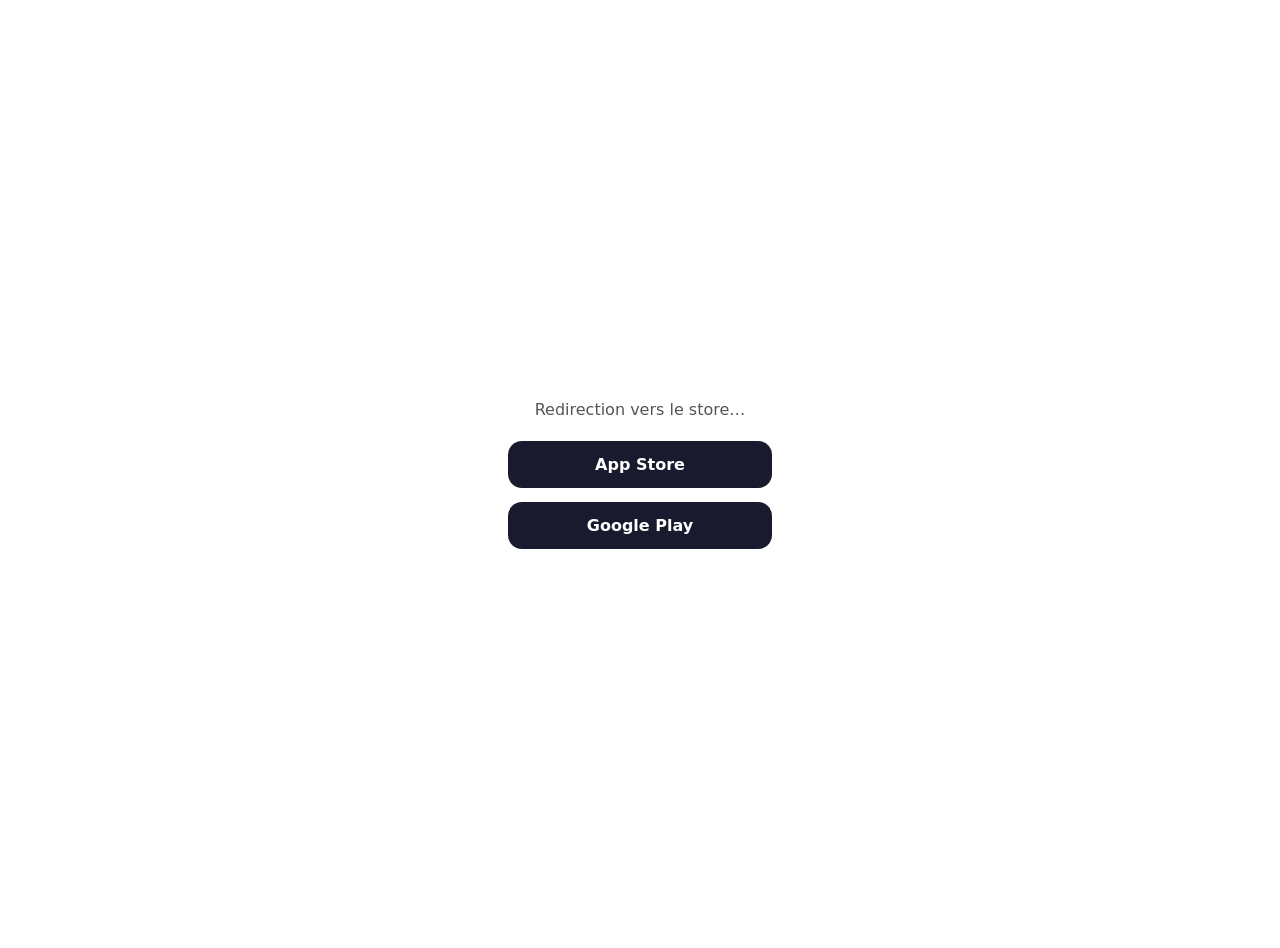
<file: go/index.html>
<!doctype html>
<html lang="fr">
<head>
<meta charset="utf-8">
<meta name="viewport" content="width=device-width, initial-scale=1">
<meta name="robots" content="noindex">
<title>Obios — Télécharger</title>
<style>
  body{margin:0;min-height:100vh;display:flex;flex-direction:column;align-items:center;justify-content:center;gap:14px;font-family:-apple-system,system-ui,sans-serif;background:#fff;color:#1a1a2e;text-align:center;padding:24px}
  a{display:block;min-width:220px;padding:14px 22px;border-radius:14px;background:#1a1a2e;color:#fff;text-decoration:none;font-weight:600}
  p{margin:0 0 8px;color:#555}
</style>
</head>
<body>
<p>Redirection vers le store…</p>
<a id="ios" href="https://apps.apple.com/fr/app/id6802013466?ct=tiktok_bio">App Store</a>
<a id="android" href="https://play.google.com/store/apps/details?id=com.obios.app&referrer=utm_source%3Dtiktok%26utm_medium%3Dbio">Google Play</a>
<script>
(function(){
  var ua = navigator.userAgent || "";
  var ios = /iPhone|iPad|iPod/i.test(ua) || (/Macintosh/i.test(ua) && navigator.maxTouchPoints > 1);
  var android = /Android/i.test(ua);
  if (ios) location.replace(document.getElementById("ios").href);
  else if (android) location.replace(document.getElementById("android").href);
})();
</script>
</body>
</html>
</file>
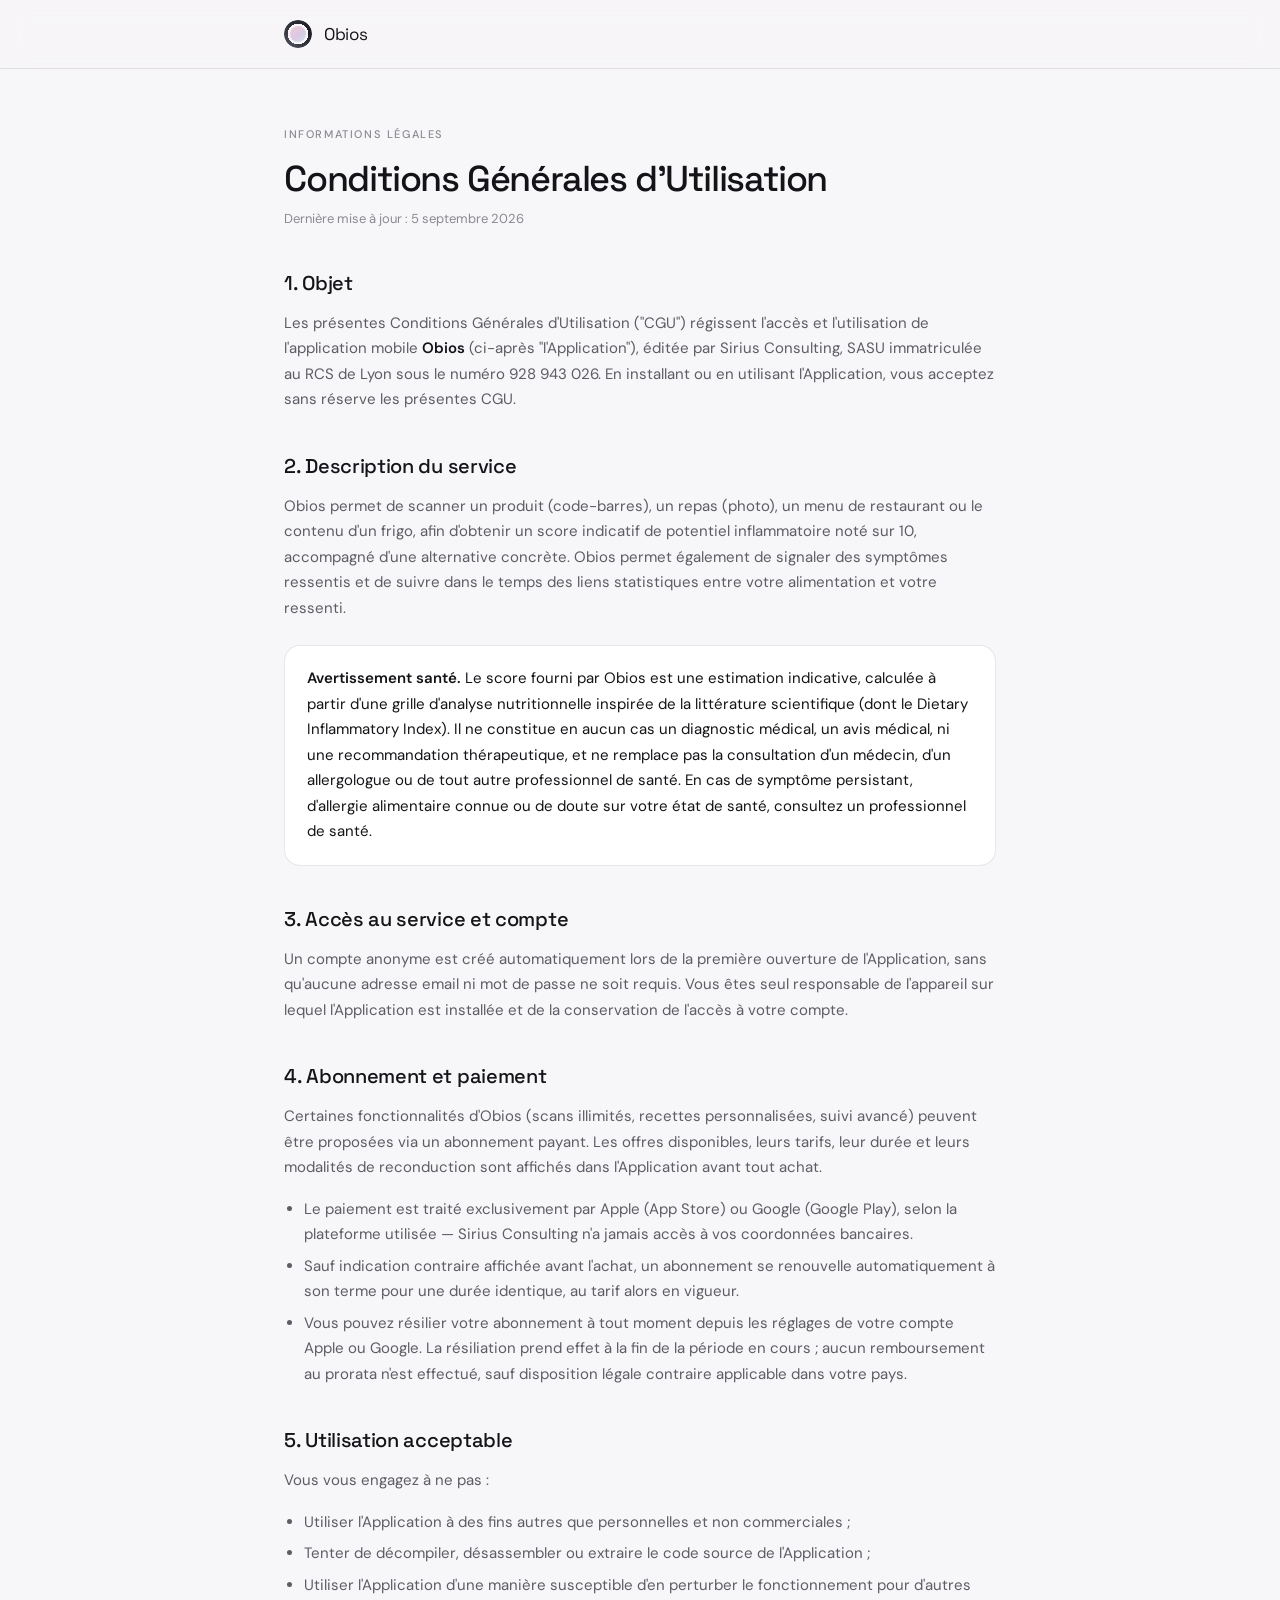
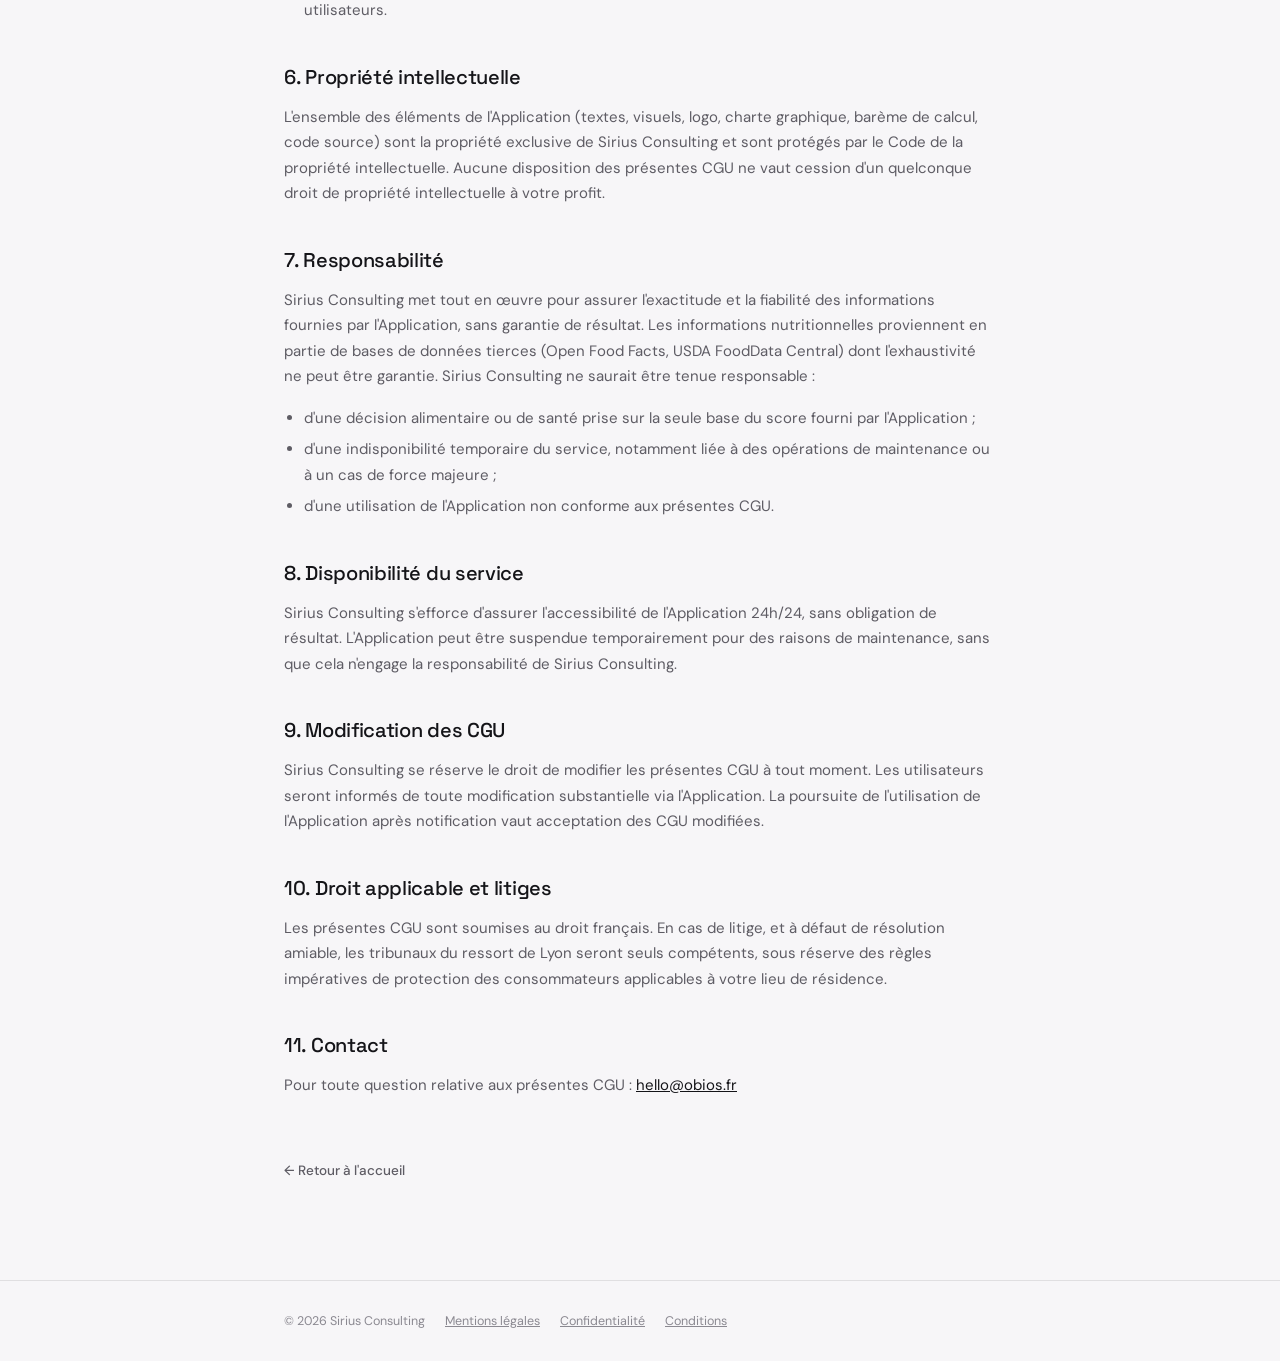
<file: conditions-generales.html>
<!DOCTYPE html>
<html lang="fr">
<head>
<meta charset="UTF-8">
<meta name="viewport" content="width=device-width, initial-scale=1.0">
<title>Conditions Générales d'Utilisation — Obios</title>
<link rel="icon" type="image/png" href="/favicon-32.png" sizes="32x32">
<link rel="icon" type="image/png" href="/favicon-512.png" sizes="512x512">
<link rel="apple-touch-icon" href="/apple-touch-icon.png">
<meta name="robots" content="index, follow">
<link rel="preconnect" href="https://fonts.googleapis.com" />
<link rel="preconnect" href="https://fonts.gstatic.com" crossorigin="" />
<link href="https://fonts.googleapis.com/css2?family=Space+Grotesk:wght@400;500&family=DM+Sans:opsz,wght@9..40,400;9..40,500;9..40,600;9..40,700&display=swap" rel="stylesheet" />
<link rel="stylesheet" href="legal.css">
</head>
<body>

<header class="header">
  <a class="header-inner" href="/">
    <div class="logo-mark"><div class="ring"></div><div class="dot"></div></div>
    <span class="wordmark">Obios</span>
  </a>
</header>

<main class="doc">
  <p class="eyebrow">Informations légales</p>
  <h1>Conditions Générales d'Utilisation</h1>
  <p class="updated">Dernière mise à jour : 5 septembre 2026</p>

  <h2>1. Objet</h2>
  <p>
    Les présentes Conditions Générales d'Utilisation ("CGU") régissent l'accès et l'utilisation de l'application mobile <strong>Obios</strong> (ci-après "l'Application"), éditée par Sirius Consulting, SASU immatriculée au RCS de Lyon sous le numéro 928 943 026. En installant ou en utilisant l'Application, vous acceptez sans réserve les présentes CGU.
  </p>

  <h2>2. Description du service</h2>
  <p>
    Obios permet de scanner un produit (code-barres), un repas (photo), un menu de restaurant ou le contenu d'un frigo, afin d'obtenir un score indicatif de potentiel inflammatoire noté sur 10, accompagné d'une alternative concrète. Obios permet également de signaler des symptômes ressentis et de suivre dans le temps des liens statistiques entre votre alimentation et votre ressenti.
  </p>

  <div class="callout">
    <p>
      <strong>Avertissement santé.</strong> Le score fourni par Obios est une estimation indicative, calculée à partir d'une grille d'analyse nutritionnelle inspirée de la littérature scientifique (dont le Dietary Inflammatory Index). Il ne constitue en aucun cas un diagnostic médical, un avis médical, ni une recommandation thérapeutique, et ne remplace pas la consultation d'un médecin, d'un allergologue ou de tout autre professionnel de santé. En cas de symptôme persistant, d'allergie alimentaire connue ou de doute sur votre état de santé, consultez un professionnel de santé.
    </p>
  </div>

  <h2>3. Accès au service et compte</h2>
  <p>
    Un compte anonyme est créé automatiquement lors de la première ouverture de l'Application, sans qu'aucune adresse email ni mot de passe ne soit requis. Vous êtes seul responsable de l'appareil sur lequel l'Application est installée et de la conservation de l'accès à votre compte.
  </p>

  <h2>4. Abonnement et paiement</h2>
  <p>
    Certaines fonctionnalités d'Obios (scans illimités, recettes personnalisées, suivi avancé) peuvent être proposées via un abonnement payant. Les offres disponibles, leurs tarifs, leur durée et leurs modalités de reconduction sont affichés dans l'Application avant tout achat.
  </p>
  <ul>
    <li>Le paiement est traité exclusivement par Apple (App Store) ou Google (Google Play), selon la plateforme utilisée — Sirius Consulting n'a jamais accès à vos coordonnées bancaires.</li>
    <li>Sauf indication contraire affichée avant l'achat, un abonnement se renouvelle automatiquement à son terme pour une durée identique, au tarif alors en vigueur.</li>
    <li>Vous pouvez résilier votre abonnement à tout moment depuis les réglages de votre compte Apple ou Google. La résiliation prend effet à la fin de la période en cours ; aucun remboursement au prorata n'est effectué, sauf disposition légale contraire applicable dans votre pays.</li>
  </ul>

  <h2>5. Utilisation acceptable</h2>
  <p>Vous vous engagez à ne pas :</p>
  <ul>
    <li>Utiliser l'Application à des fins autres que personnelles et non commerciales ;</li>
    <li>Tenter de décompiler, désassembler ou extraire le code source de l'Application ;</li>
    <li>Utiliser l'Application d'une manière susceptible d'en perturber le fonctionnement pour d'autres utilisateurs.</li>
  </ul>

  <h2>6. Propriété intellectuelle</h2>
  <p>
    L'ensemble des éléments de l'Application (textes, visuels, logo, charte graphique, barème de calcul, code source) sont la propriété exclusive de Sirius Consulting et sont protégés par le Code de la propriété intellectuelle. Aucune disposition des présentes CGU ne vaut cession d'un quelconque droit de propriété intellectuelle à votre profit.
  </p>

  <h2>7. Responsabilité</h2>
  <p>
    Sirius Consulting met tout en œuvre pour assurer l'exactitude et la fiabilité des informations fournies par l'Application, sans garantie de résultat. Les informations nutritionnelles proviennent en partie de bases de données tierces (Open Food Facts, USDA FoodData Central) dont l'exhaustivité ne peut être garantie. Sirius Consulting ne saurait être tenue responsable :
  </p>
  <ul>
    <li>d'une décision alimentaire ou de santé prise sur la seule base du score fourni par l'Application ;</li>
    <li>d'une indisponibilité temporaire du service, notamment liée à des opérations de maintenance ou à un cas de force majeure ;</li>
    <li>d'une utilisation de l'Application non conforme aux présentes CGU.</li>
  </ul>

  <h2>8. Disponibilité du service</h2>
  <p>
    Sirius Consulting s'efforce d'assurer l'accessibilité de l'Application 24h/24, sans obligation de résultat. L'Application peut être suspendue temporairement pour des raisons de maintenance, sans que cela n'engage la responsabilité de Sirius Consulting.
  </p>

  <h2>9. Modification des CGU</h2>
  <p>
    Sirius Consulting se réserve le droit de modifier les présentes CGU à tout moment. Les utilisateurs seront informés de toute modification substantielle via l'Application. La poursuite de l'utilisation de l'Application après notification vaut acceptation des CGU modifiées.
  </p>

  <h2>10. Droit applicable et litiges</h2>
  <p>
    Les présentes CGU sont soumises au droit français. En cas de litige, et à défaut de résolution amiable, les tribunaux du ressort de Lyon seront seuls compétents, sous réserve des règles impératives de protection des consommateurs applicables à votre lieu de résidence.
  </p>

  <h2>11. Contact</h2>
  <p>
    Pour toute question relative aux présentes CGU : <a href="mailto:hello@obios.fr">hello@obios.fr</a>
  </p>

  <a class="back" href="/">← Retour à l'accueil</a>
</main>

<footer>
  <div class="footer-inner">
    <span>© 2026 Sirius Consulting</span>
    <a href="/mentions-legales.html">Mentions légales</a>
    <a href="/politique-confidentialite.html">Confidentialité</a>
    <a href="/conditions-generales.html">Conditions</a>
  </div>
</footer>

</body>
</html>
</file>
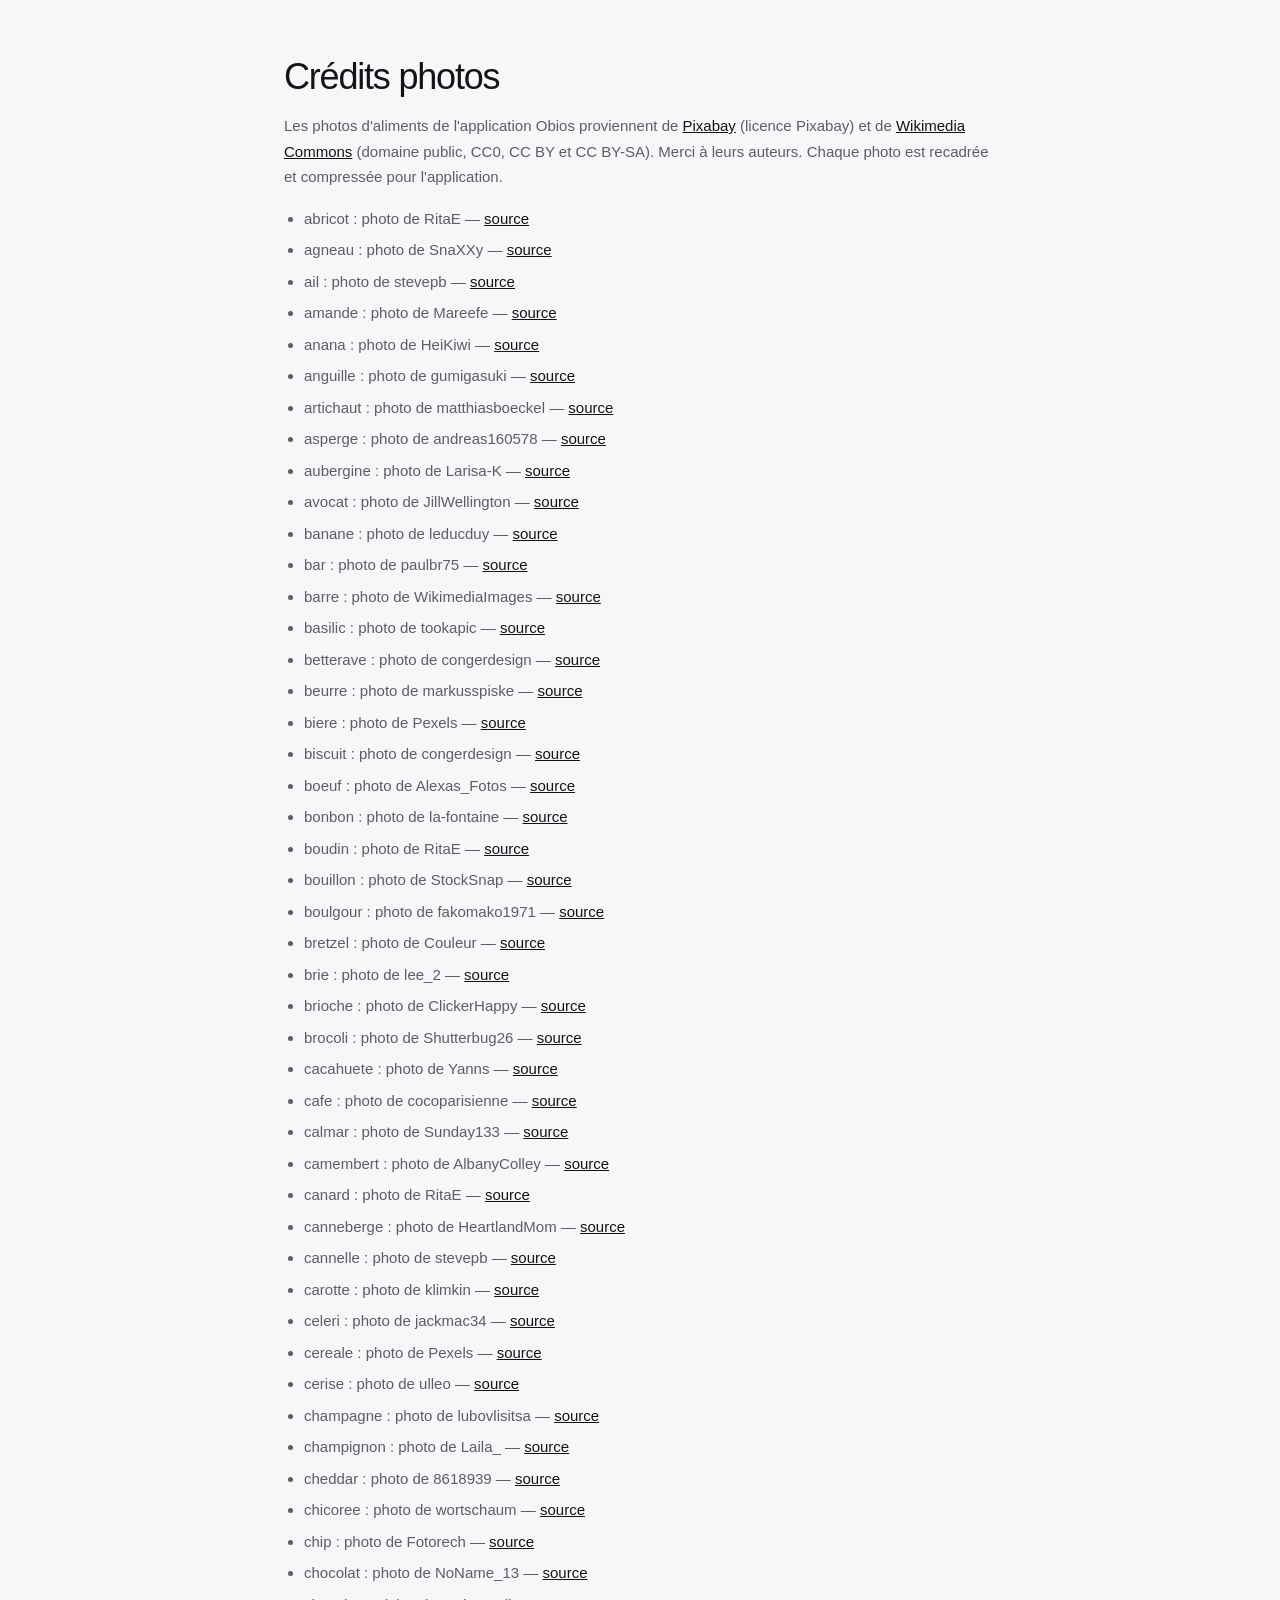
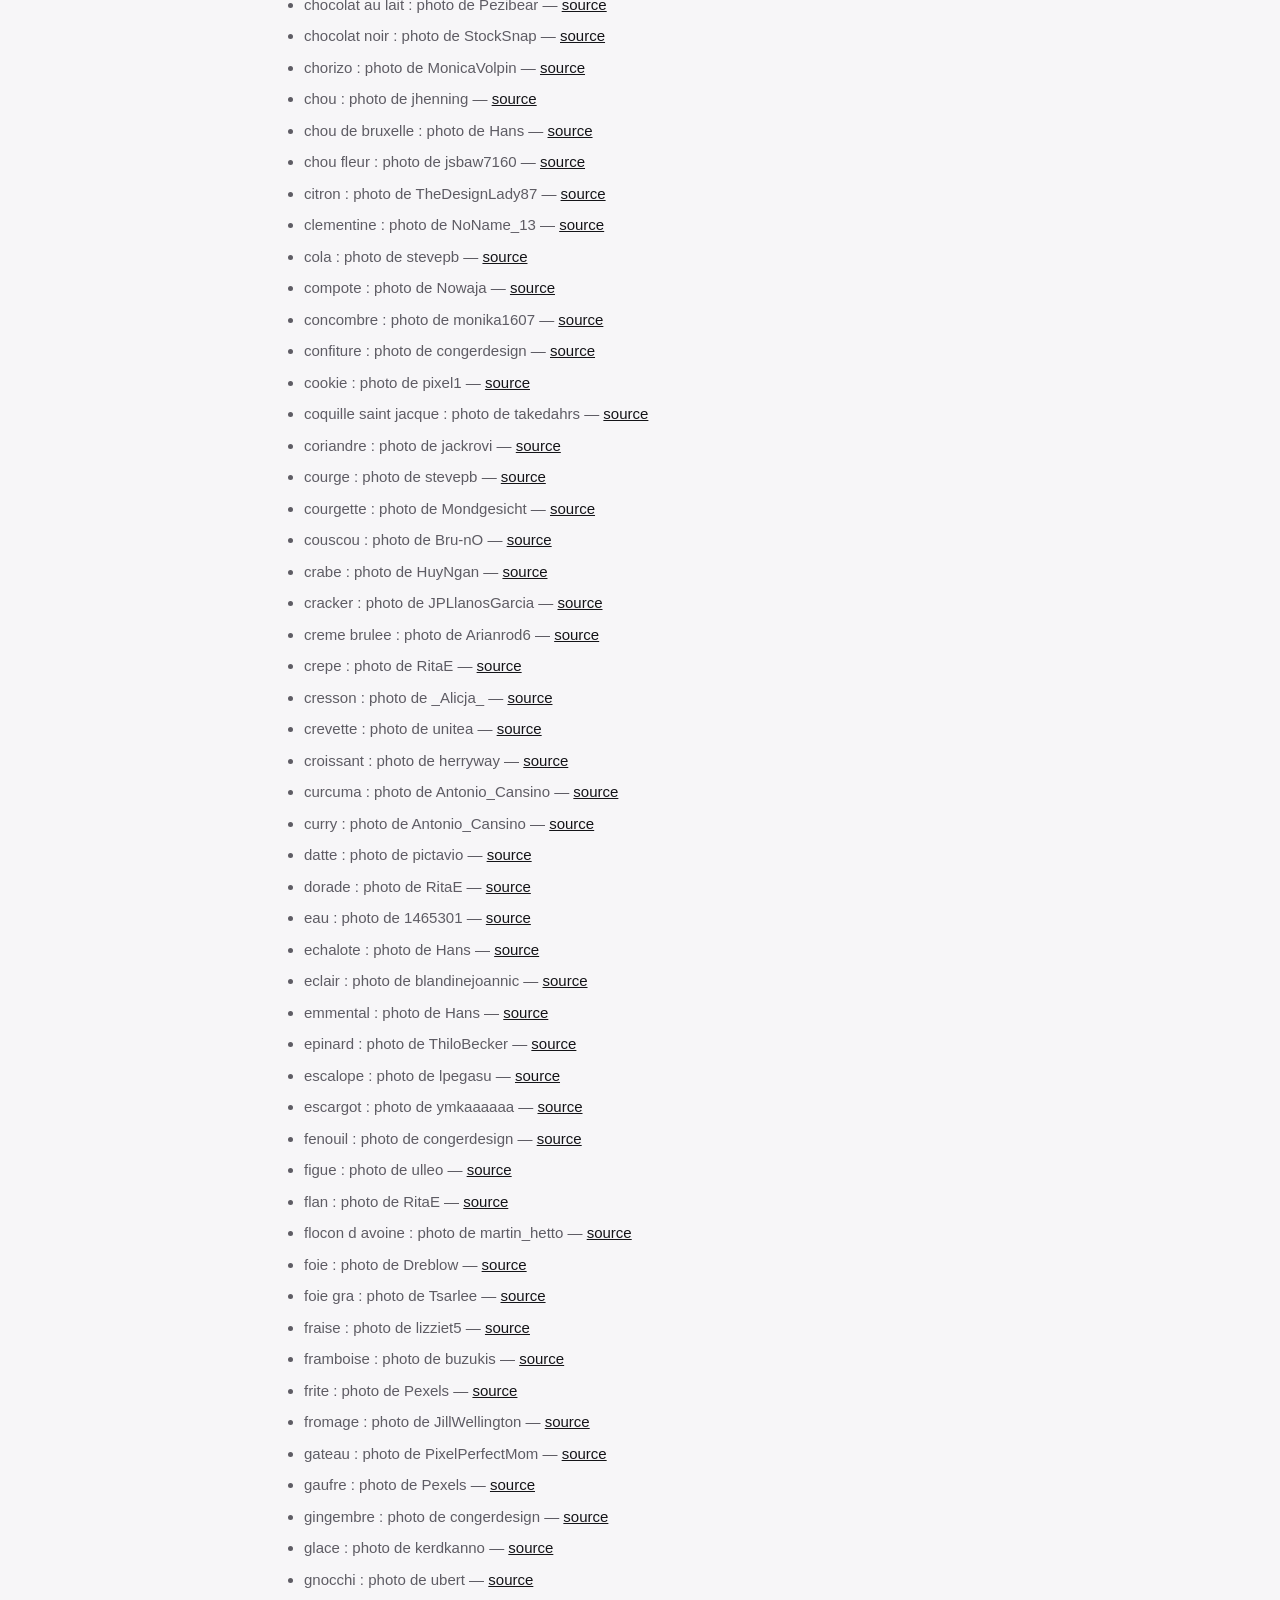
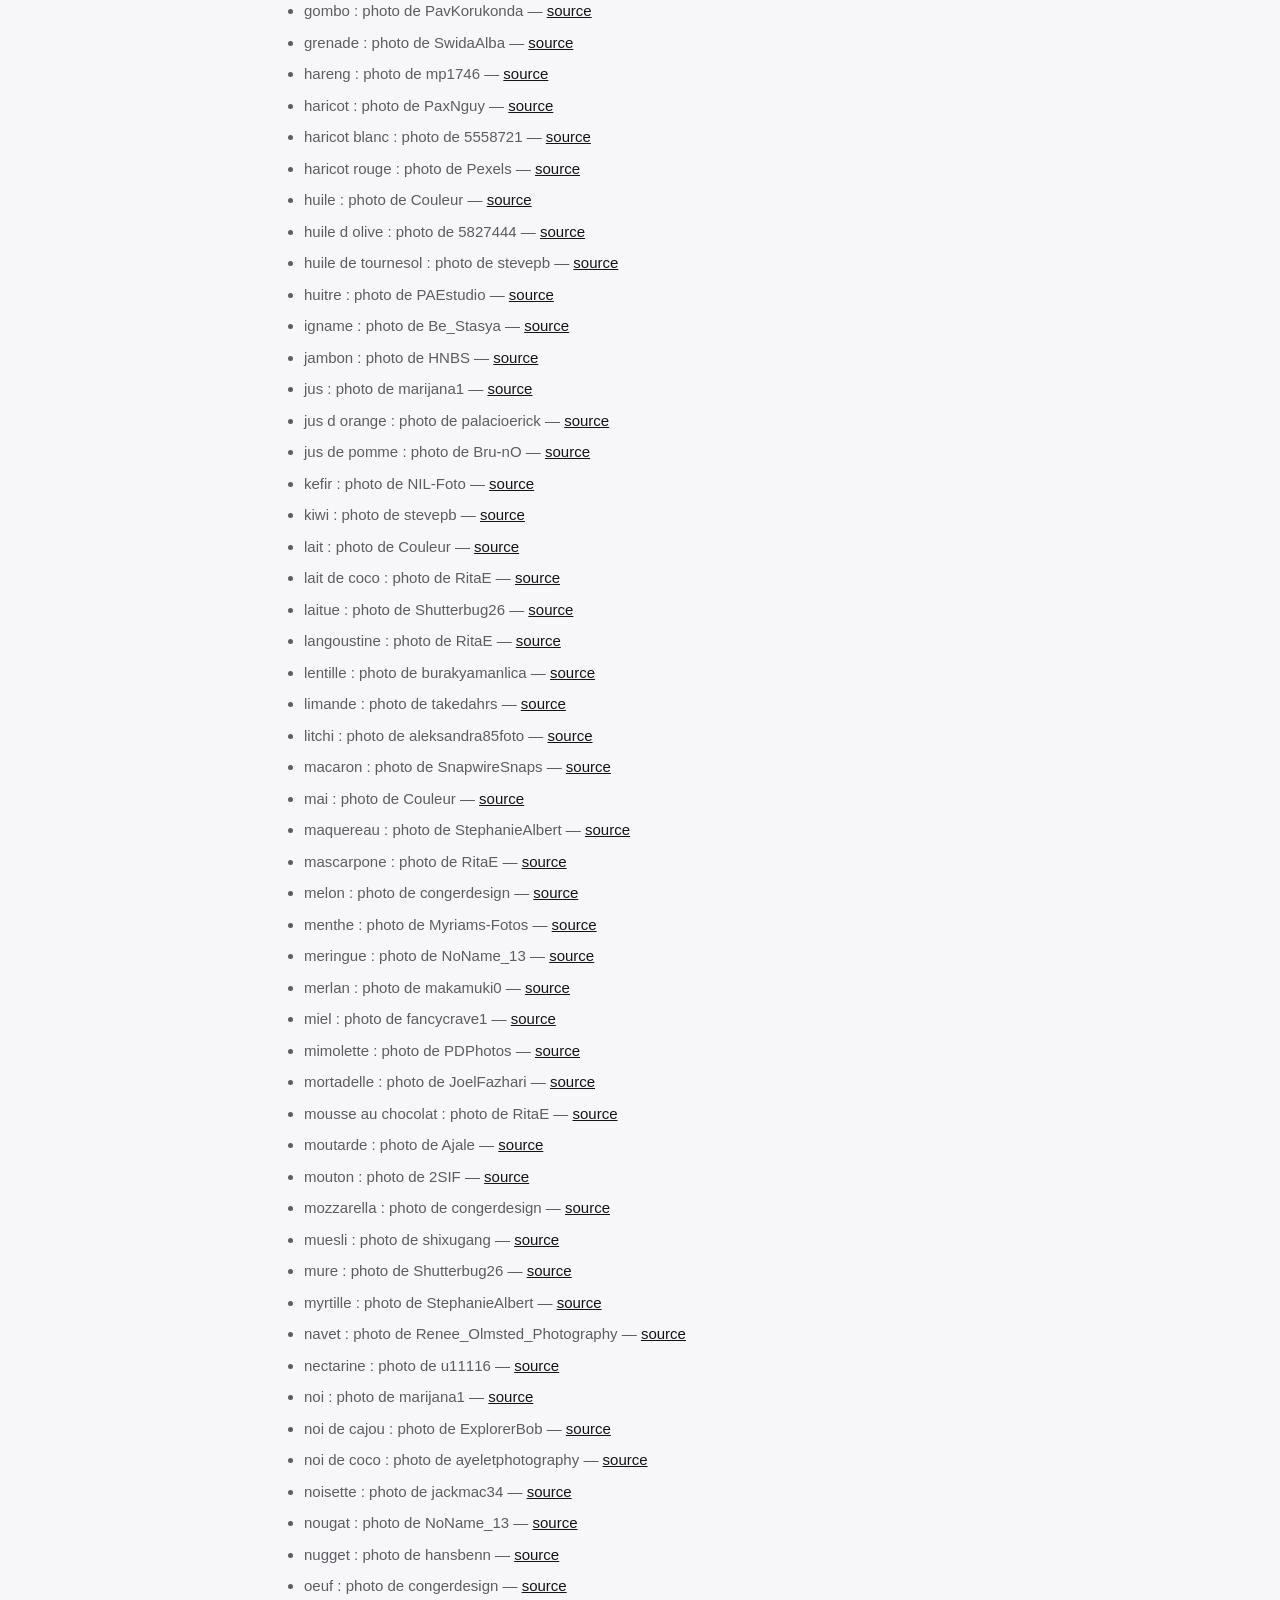
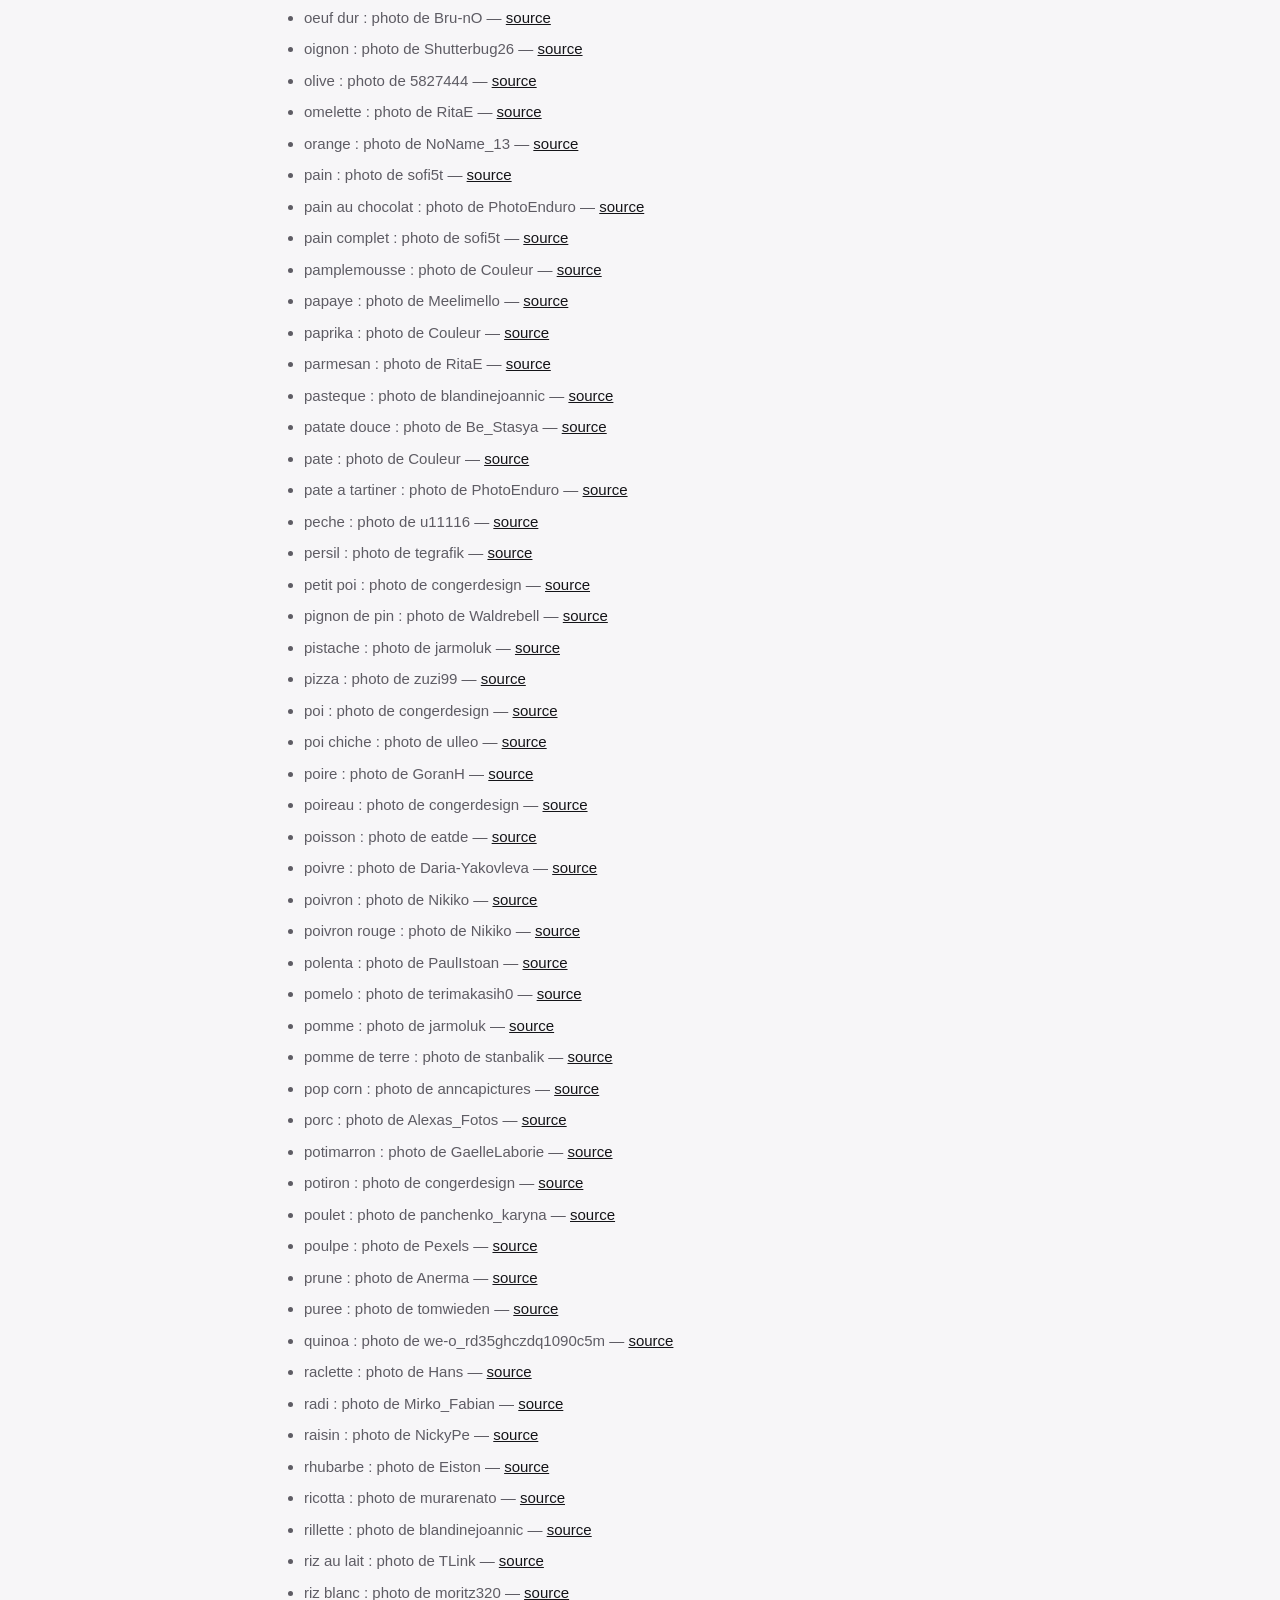
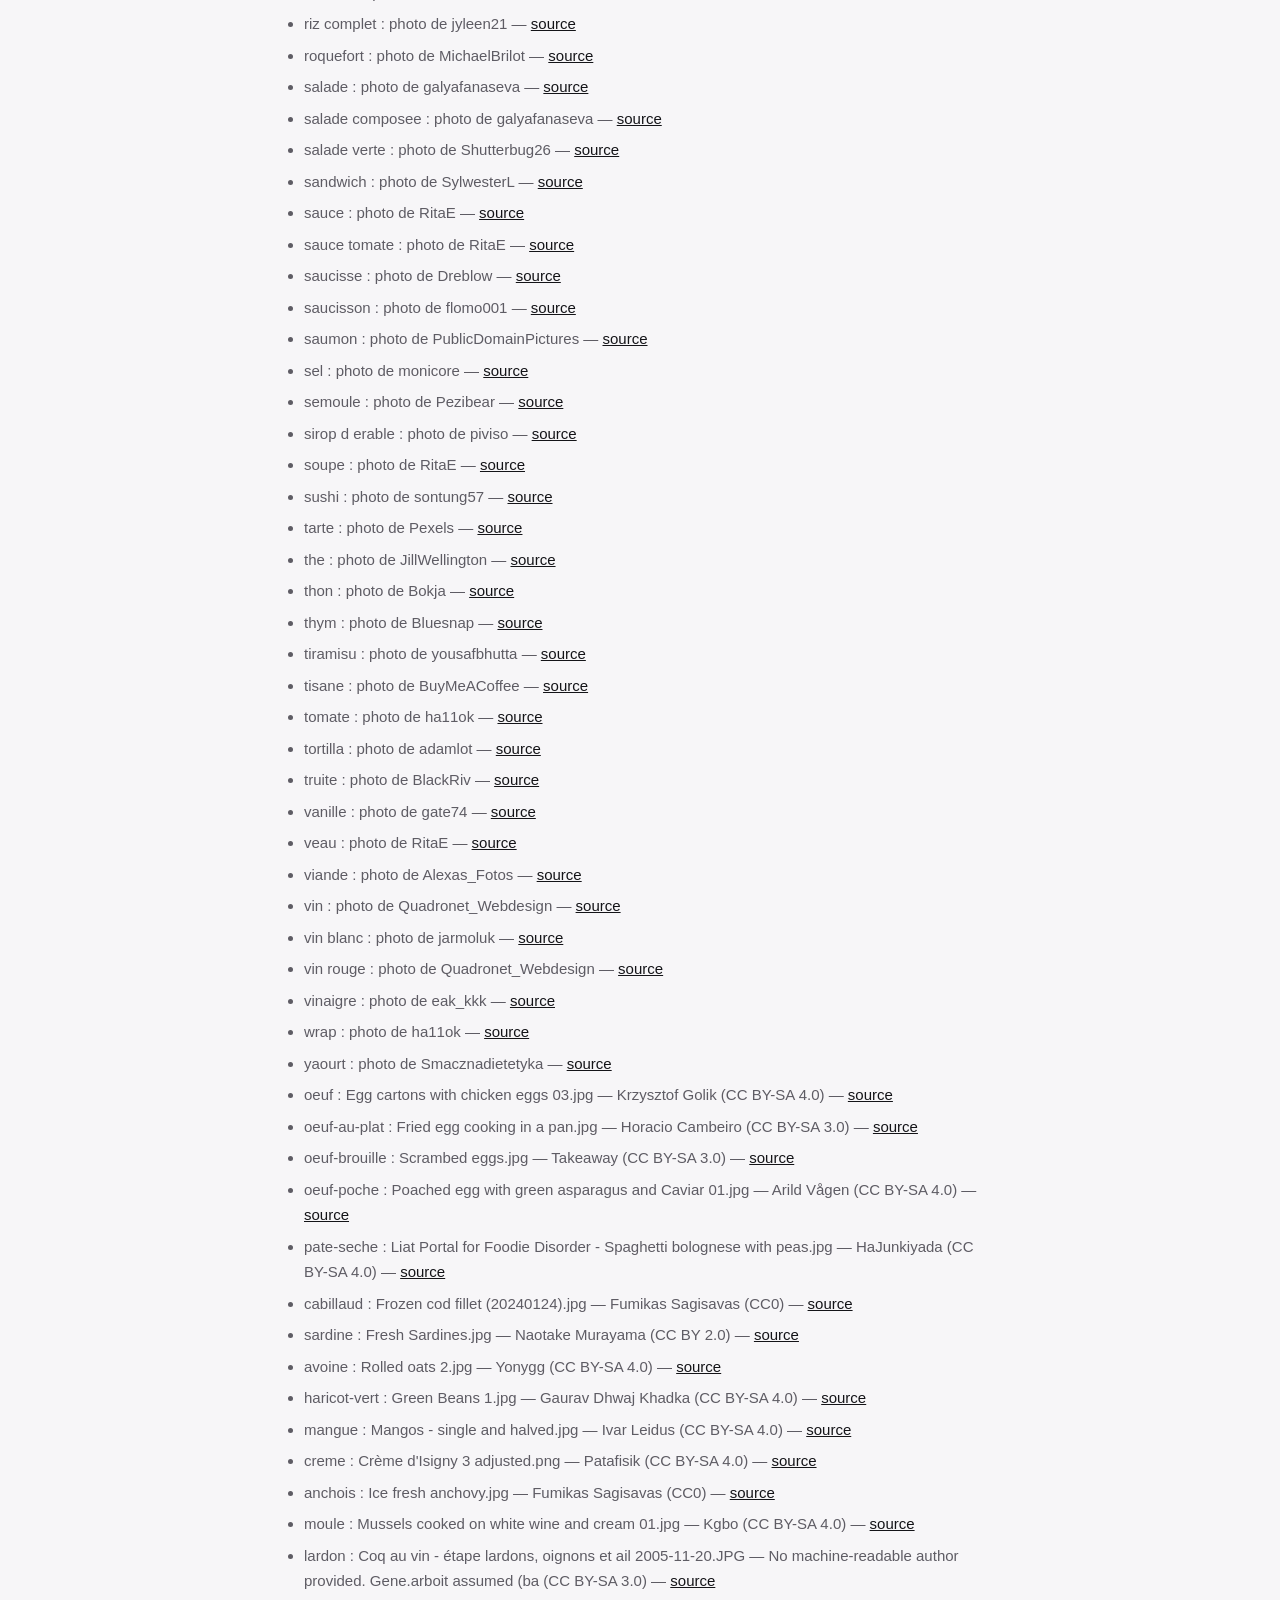
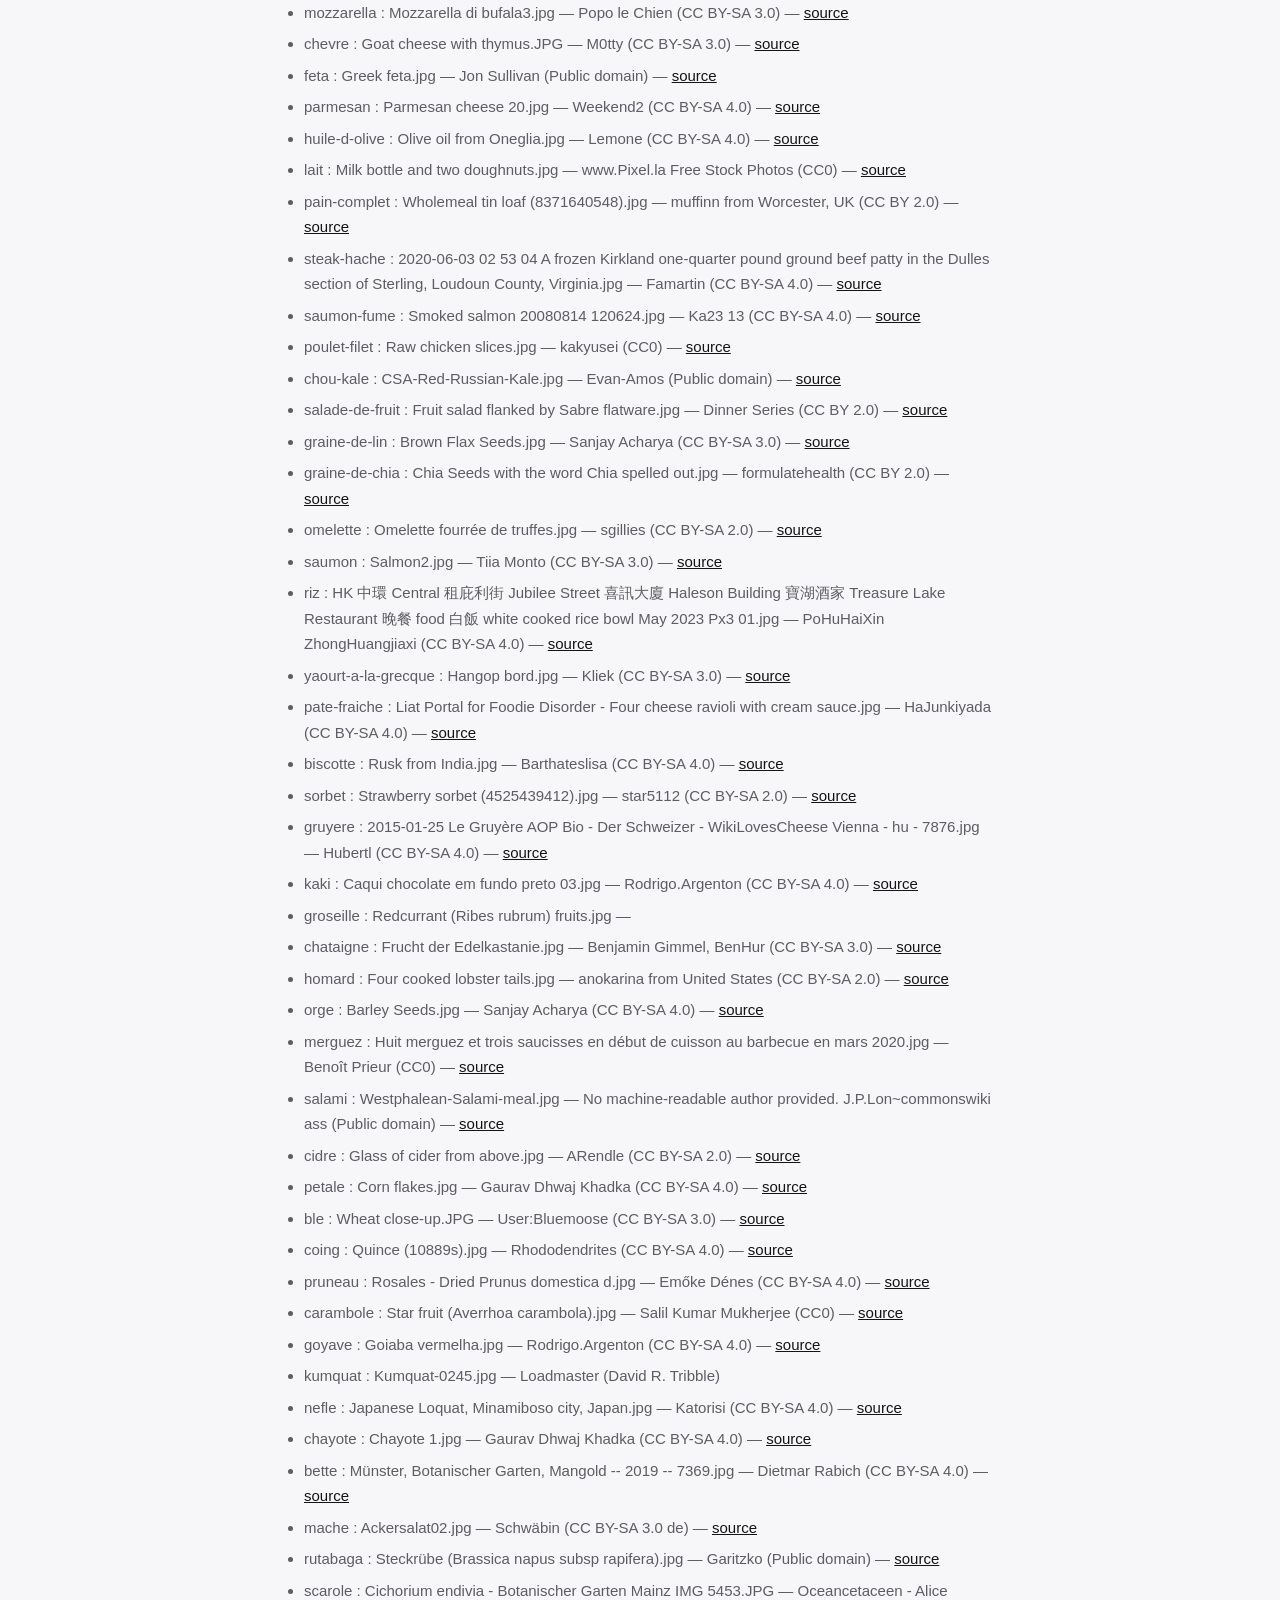
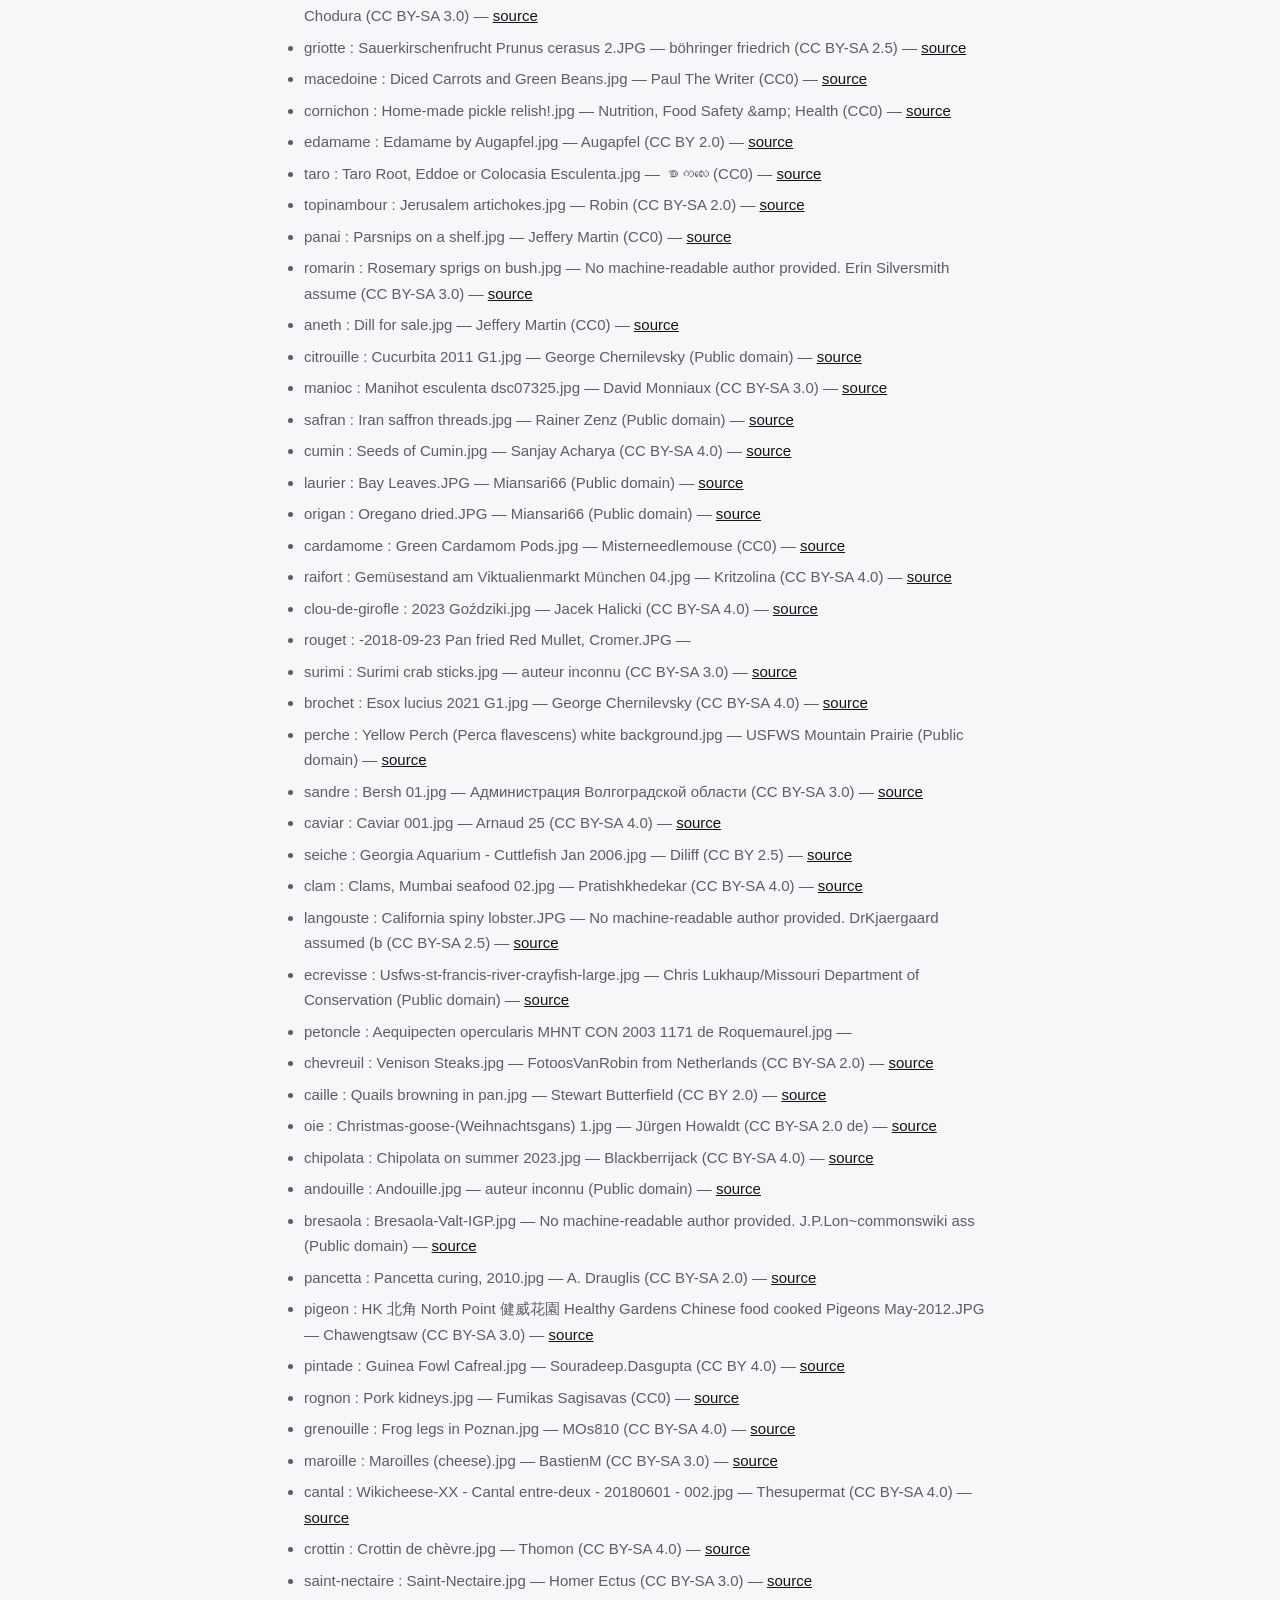
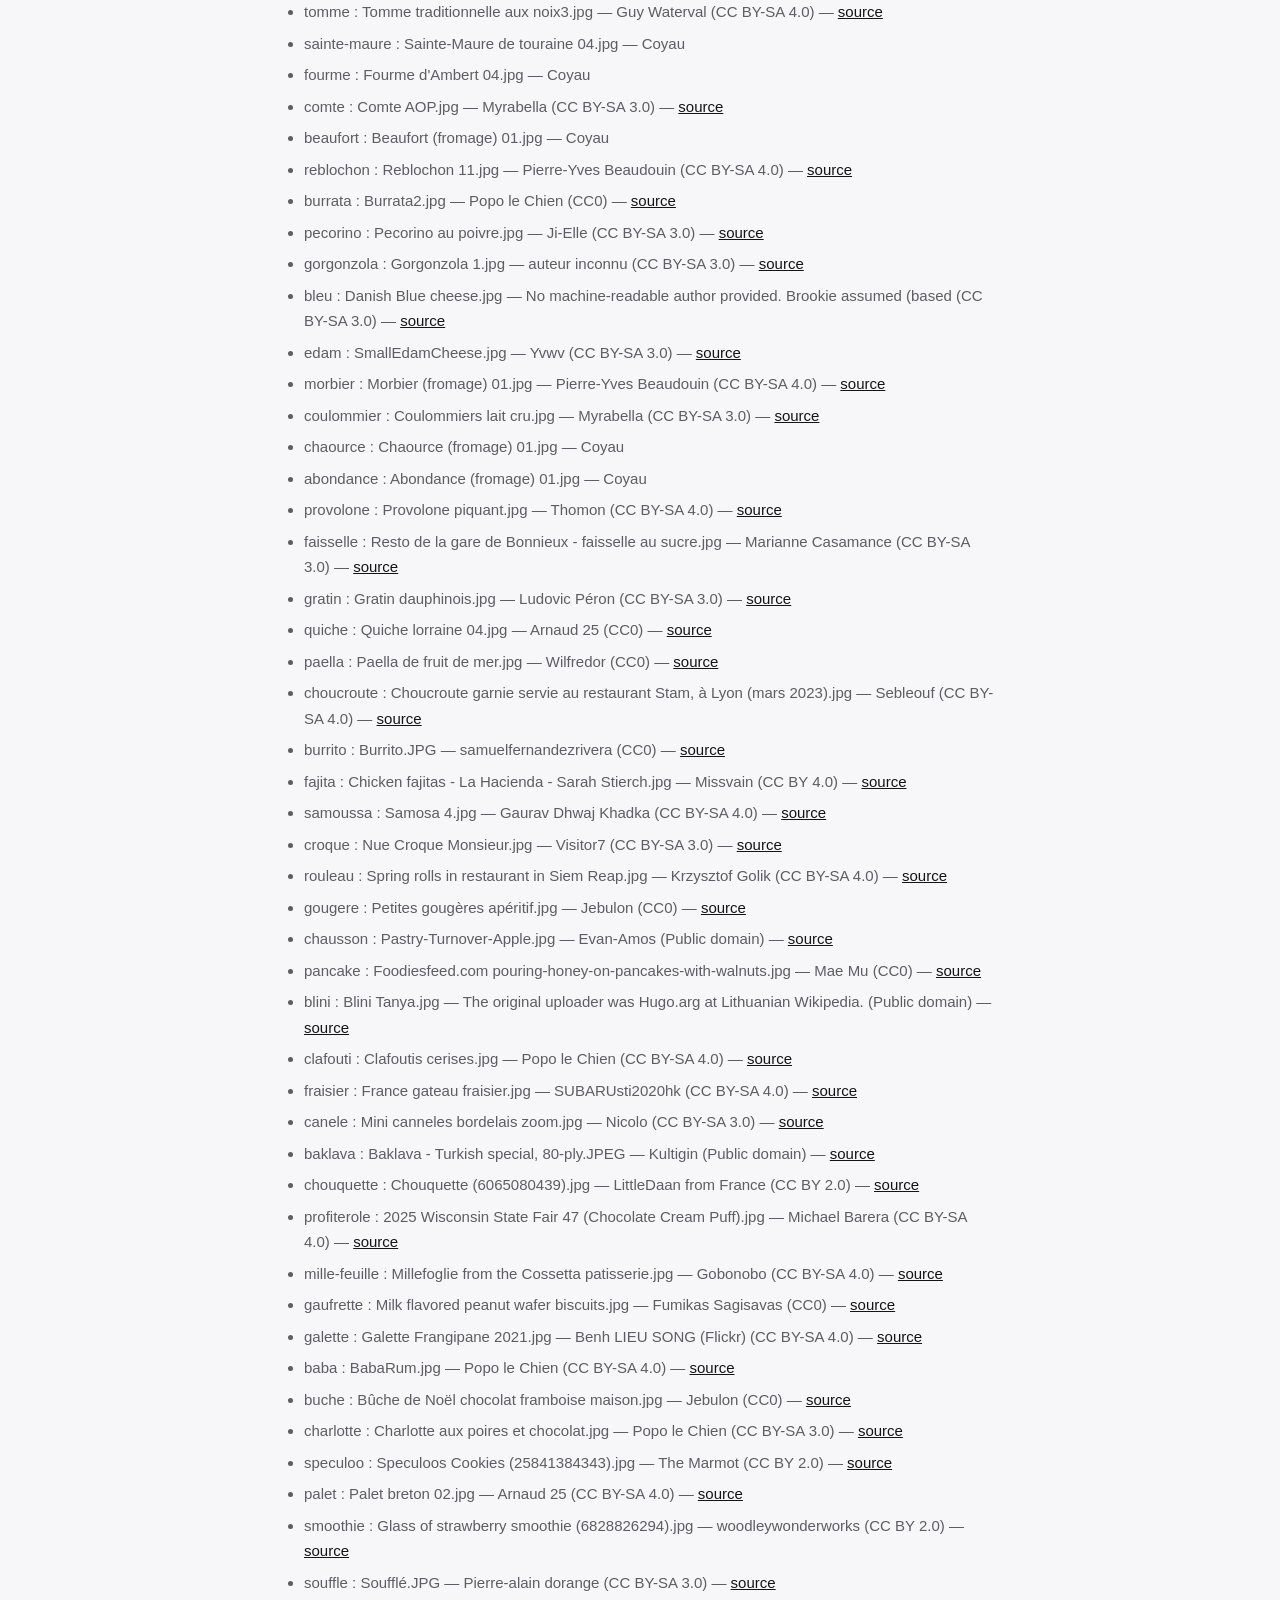
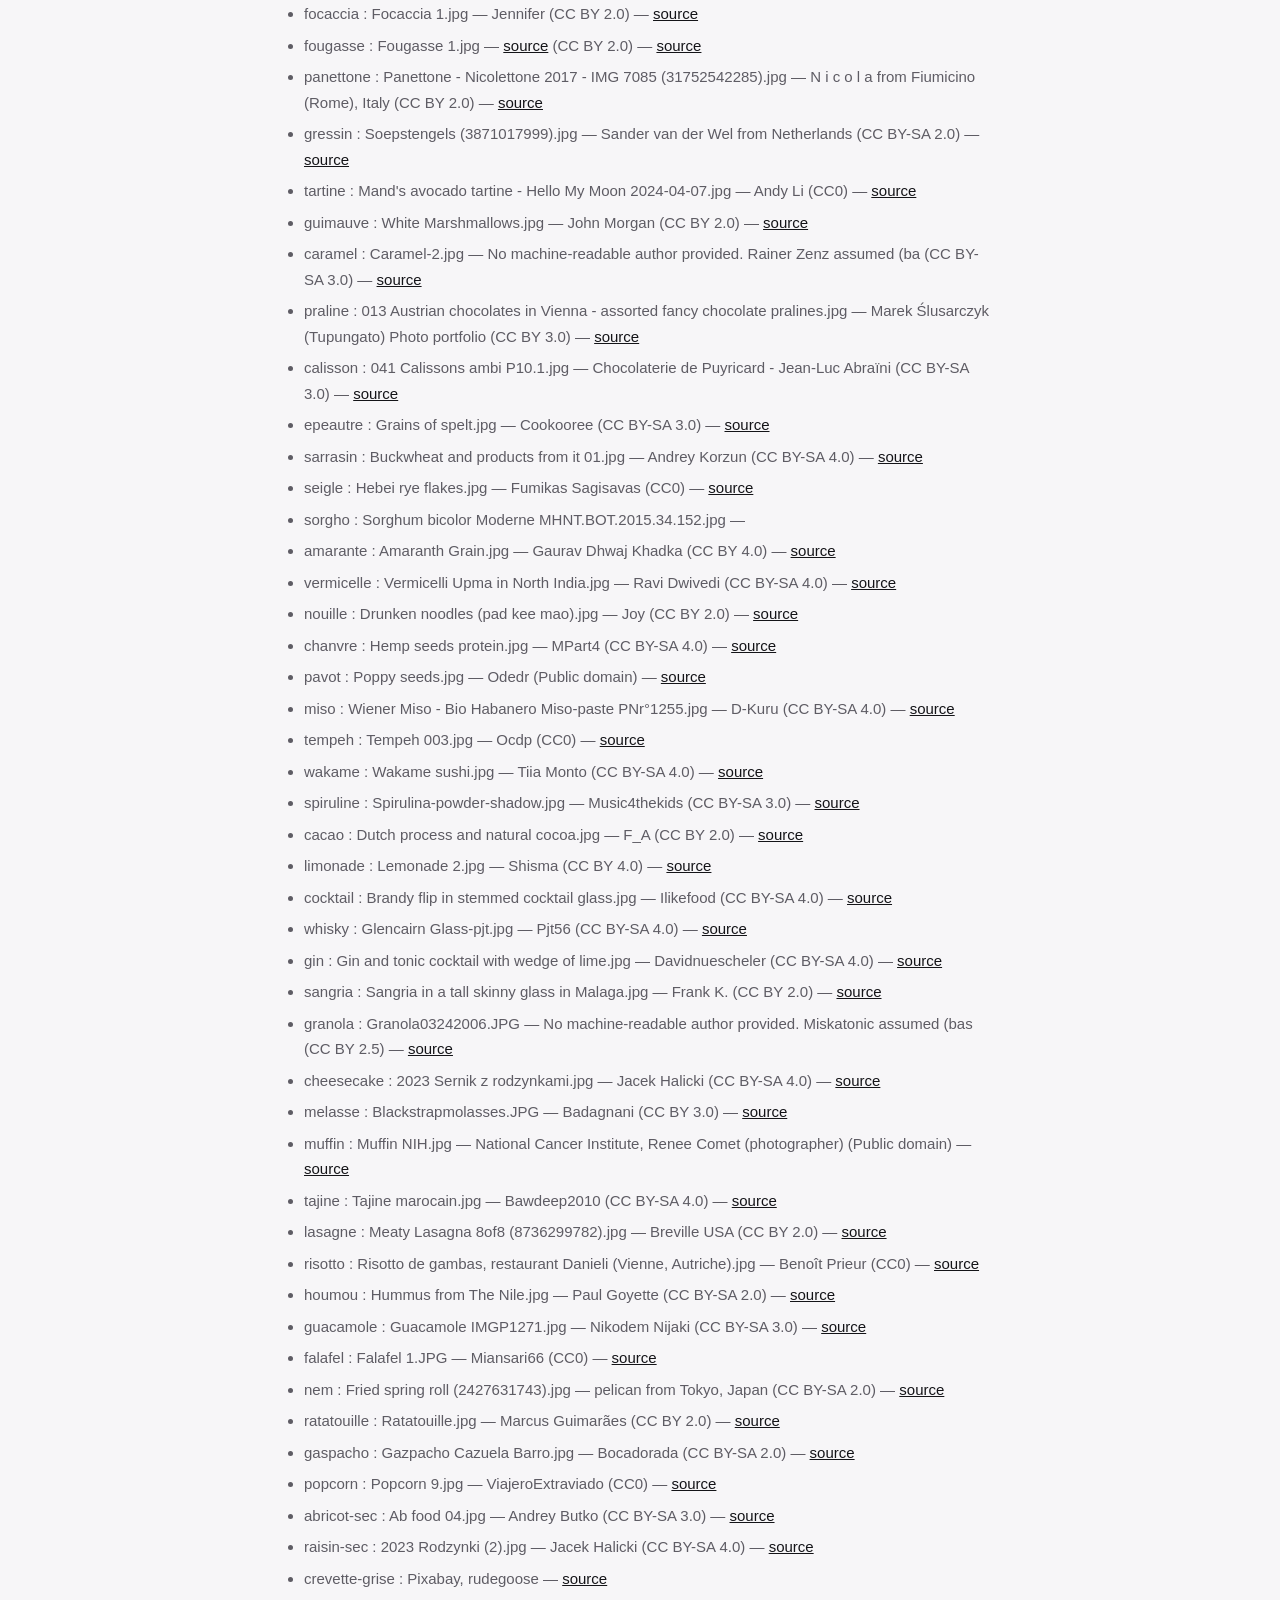
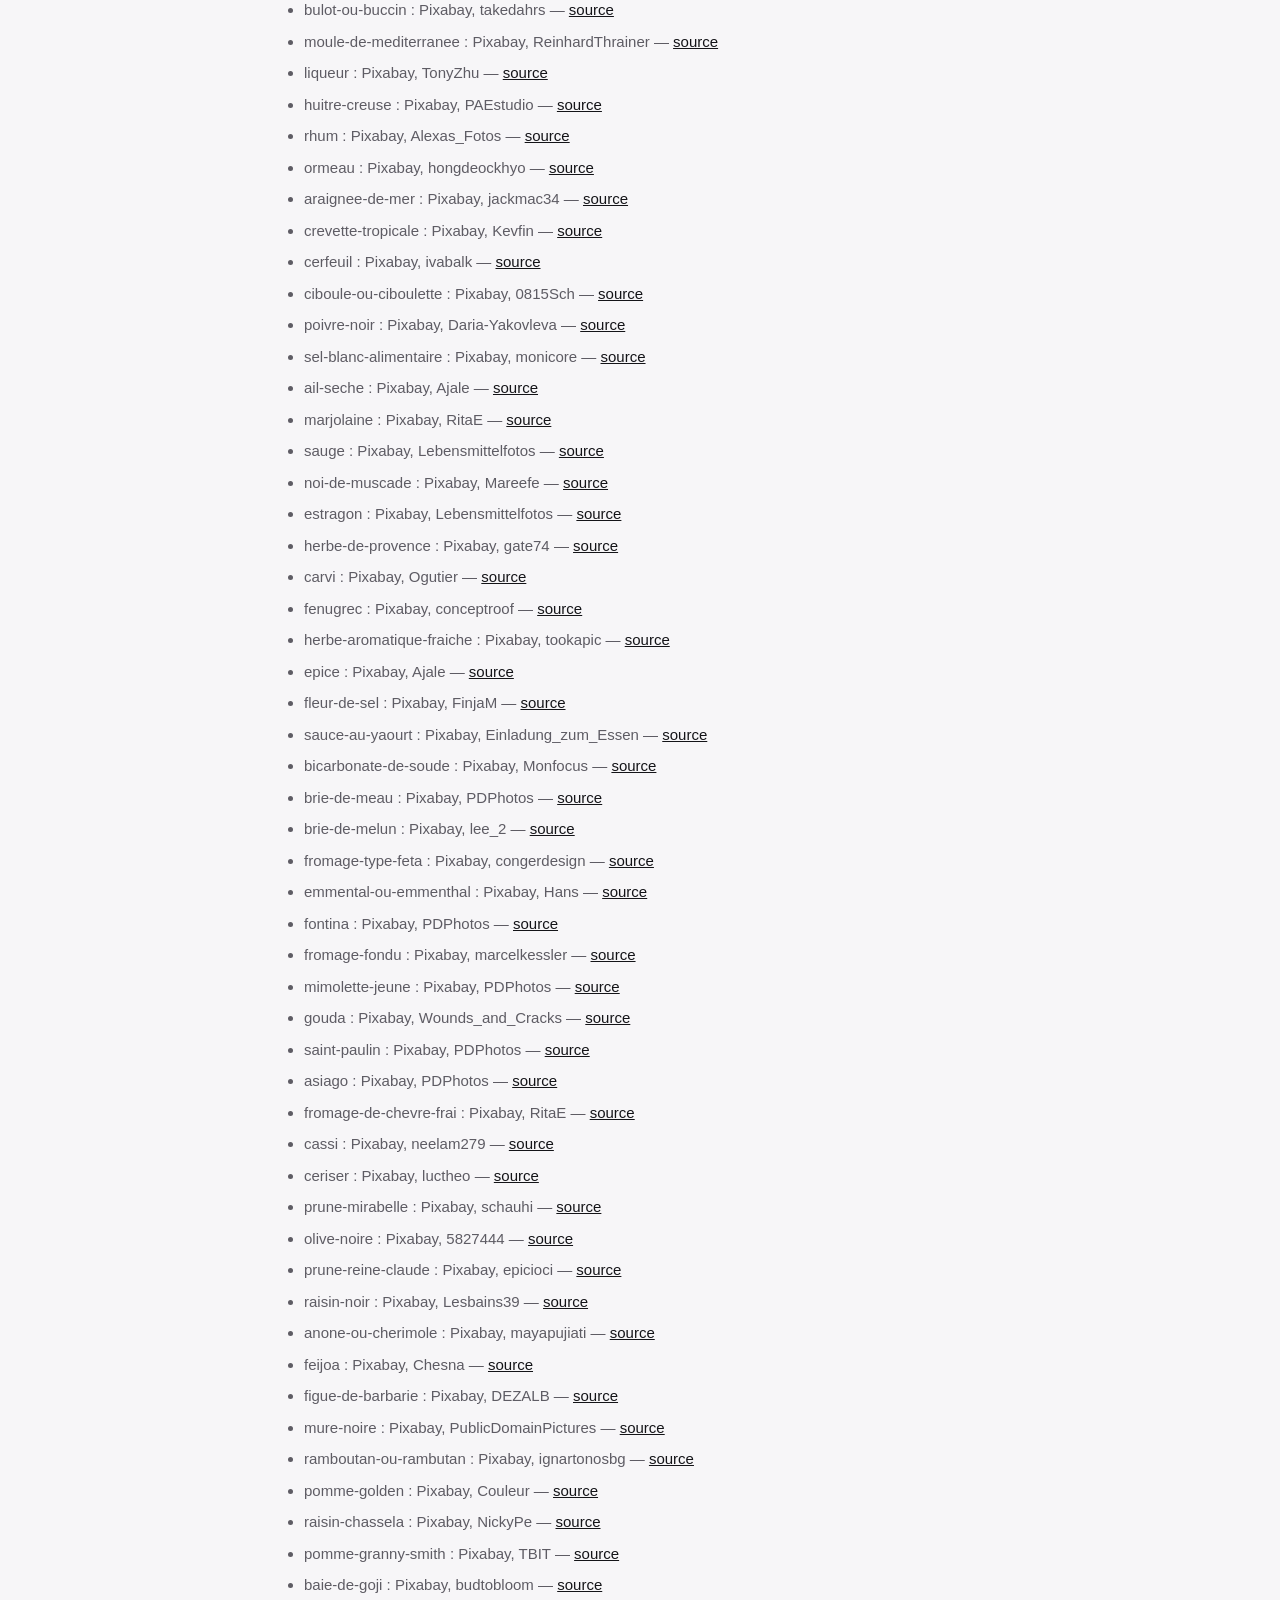
<file: credits-photos.html>
<!doctype html>
<html lang="fr"><head><meta charset="utf-8"><meta name="viewport" content="width=device-width, initial-scale=1">
<title>Crédits photos — Obios</title><link rel="stylesheet" href="legal.css"></head>
<body><main class="doc">
<h1>Crédits photos</h1>
<p>Les photos d'aliments de l'application Obios proviennent de <a href="https://pixabay.com">Pixabay</a> (licence Pixabay) et de <a href="https://commons.wikimedia.org">Wikimedia Commons</a> (domaine public, CC0, CC BY et CC BY-SA). Merci à leurs auteurs. Chaque photo est recadrée et compressée pour l'application.</p>
<ul>
<li>abricot : photo de RitaE — <a href="https://pixabay.com/fr/photos/boulettes-dabricot-3520530/" rel="noopener">source</a></li>
<li>agneau : photo de SnaXXy — <a href="https://pixabay.com/fr/photos/agneau-chair-carr%C3%A9-dagneau-3032042/" rel="noopener">source</a></li>
<li>ail : photo de stevepb — <a href="https://pixabay.com/fr/photos/ail-ingr%C3%A9dient-ar%C3%B4me-assaisonnement-3419544/" rel="noopener">source</a></li>
<li>amande : photo de Mareefe — <a href="https://pixabay.com/fr/photos/amande-des-noisettes-1474961/" rel="noopener">source</a></li>
<li>anana : photo de HeiKiwi — <a href="https://pixabay.com/fr/photos/ananas-fruit-aliments-plantes-8134236/" rel="noopener">source</a></li>
<li>anguille : photo de gumigasuki — <a href="https://pixabay.com/fr/photos/unadon-anguille-nourriture-japonaise-645641/" rel="noopener">source</a></li>
<li>artichaut : photo de matthiasboeckel — <a href="https://pixabay.com/fr/photos/artichaut-plante-dartichaut-7447449/" rel="noopener">source</a></li>
<li>asperge : photo de andreas160578 — <a href="https://pixabay.com/fr/photos/asperges-vertes-asperges-vert-1331460/" rel="noopener">source</a></li>
<li>aubergine : photo de Larisa-K — <a href="https://pixabay.com/fr/photos/aubergine-des-l%C3%A9gumes-aliments-1659784/" rel="noopener">source</a></li>
<li>avocat : photo de JillWellington — <a href="https://pixabay.com/fr/photos/des-l%C3%A9gumes-avocat-asperges-tomates-2338824/" rel="noopener">source</a></li>
<li>banane : photo de leducduy — <a href="https://pixabay.com/fr/photos/banane-fruit-aliments-vert-plantes-8719086/" rel="noopener">source</a></li>
<li>bar : photo de paulbr75 — <a href="https://pixabay.com/fr/photos/bar-ray%C3%A9-poisson-mont%C3%A9-empaillage-1620075/" rel="noopener">source</a></li>
<li>barre : photo de WikimediaImages — <a href="https://pixabay.com/photos/food-eat-diet-chewy-granola-bar-2202344/" rel="noopener">source</a></li>
<li>basilic : photo de tookapic — <a href="https://pixabay.com/photos/basil-herbs-food-dew-932079/" rel="noopener">source</a></li>
<li>betterave : photo de congerdesign — <a href="https://pixabay.com/fr/photos/betterave-betteraves-des-l%C3%A9gumes-3490809/" rel="noopener">source</a></li>
<li>beurre : photo de markusspiske — <a href="https://pixabay.com/fr/photos/cuire-beurre-farine-pile-599521/" rel="noopener">source</a></li>
<li>biere : photo de Pexels — <a href="https://pixabay.com/fr/photos/bi%C3%A8res-verres-de-bi%C3%A8re-boire-1283566/" rel="noopener">source</a></li>
<li>biscuit : photo de congerdesign — <a href="https://pixabay.com/fr/photos/biscuit-cuire-p%C3%A2tisserie-756601/" rel="noopener">source</a></li>
<li>boeuf : photo de Alexas_Fotos — <a href="https://pixabay.com/fr/photos/de-la-viande-hach%C3%A9e-viande-aliments-1747910/" rel="noopener">source</a></li>
<li>bonbon : photo de la-fontaine — <a href="https://pixabay.com/fr/photos/des-sucreries-bonbons-aliments-93988/" rel="noopener">source</a></li>
<li>boudin : photo de RitaE — <a href="https://pixabay.com/fr/photos/saucisse-de-foie-boudin-noir-4670568/" rel="noopener">source</a></li>
<li>bouillon : photo de StockSnap — <a href="https://pixabay.com/photos/soup-broth-food-plate-bowl-fork-698639/" rel="noopener">source</a></li>
<li>boulgour : photo de fakomako1971 — <a href="https://pixabay.com/fr/photos/aliments-la-cuisine-turque-3700930/" rel="noopener">source</a></li>
<li>bretzel : photo de Couleur — <a href="https://pixabay.com/fr/photos/bretzels-produits-de-boulangerie-2759994/" rel="noopener">source</a></li>
<li>brie : photo de lee_2 — <a href="https://pixabay.com/fr/photos/fromage-fromage-brie-alimentaire-630511/" rel="noopener">source</a></li>
<li>brioche : photo de ClickerHappy — <a href="https://pixabay.com/fr/photos/brioche-%C3%A0-la-cannelle-canelle-pain-4719023/" rel="noopener">source</a></li>
<li>brocoli : photo de Shutterbug26 — <a href="https://pixabay.com/fr/photos/brocoli-laitue-des-l%C3%A9gumes-salade-1239430/" rel="noopener">source</a></li>
<li>cacahuete : photo de Yanns — <a href="https://pixabay.com/fr/photos/cacahu%C3%A8te-aliment-alimentaire-dor%C3%A9-1140407/" rel="noopener">source</a></li>
<li>cafe : photo de cocoparisienne — <a href="https://pixabay.com/fr/photos/caf%C3%A9-tasse-%C3%A0-caf%C3%A9-tasse-boire-2714970/" rel="noopener">source</a></li>
<li>calmar : photo de Sunday133 — <a href="https://pixabay.com/fr/photos/le-sel-et-le-poivre-calmar-%C3%A9pic%C3%A9-4985992/" rel="noopener">source</a></li>
<li>camembert : photo de AlbanyColley — <a href="https://pixabay.com/fr/photos/fromage-camembert-laitier-2829033/" rel="noopener">source</a></li>
<li>canard : photo de RitaE — <a href="https://pixabay.com/fr/photos/viande-canard-magret-de-canard-cru-4813261/" rel="noopener">source</a></li>
<li>canneberge : photo de HeartlandMom — <a href="https://pixabay.com/fr/photos/canneberges-action-de-gr%C3%A2ces-vin-4658413/" rel="noopener">source</a></li>
<li>cannelle : photo de stevepb — <a href="https://pixabay.com/fr/photos/b%C3%A2ton-de-cannelle-poudre-de-cannelle-514243/" rel="noopener">source</a></li>
<li>carotte : photo de klimkin — <a href="https://pixabay.com/fr/photos/carotte-croissance-des-l%C3%A9gumes-1565597/" rel="noopener">source</a></li>
<li>celeri : photo de jackmac34 — <a href="https://pixabay.com/photos/vegetables-celery-turnips-green-2077379/" rel="noopener">source</a></li>
<li>cereale : photo de Pexels — <a href="https://pixabay.com/fr/photos/gruau-des-c%C3%A9r%C3%A9ales-fraises-baies-1839515/" rel="noopener">source</a></li>
<li>cerise : photo de ulleo — <a href="https://pixabay.com/fr/photos/cerises-fruit-aliments-biographie-3477927/" rel="noopener">source</a></li>
<li>champagne : photo de lubovlisitsa — <a href="https://pixabay.com/photos/champagne-restaurant-ice-gastronomy-4736380/" rel="noopener">source</a></li>
<li>champignon : photo de Laila_ — <a href="https://pixabay.com/fr/photos/champignon-champignons-aliments-3286258/" rel="noopener">source</a></li>
<li>cheddar : photo de 8618939 — <a href="https://pixabay.com/fr/photos/fromage-cheddar-aliments-6377658/" rel="noopener">source</a></li>
<li>chicoree : photo de wortschaum — <a href="https://pixabay.com/fr/photos/chicor%C3%A9e-des-l%C3%A9gumes-aliments-4045212/" rel="noopener">source</a></li>
<li>chip : photo de Fotorech — <a href="https://pixabay.com/photos/french-fries-potato-fast-food-chips-2640743/" rel="noopener">source</a></li>
<li>chocolat : photo de NoName_13 — <a href="https://pixabay.com/fr/photos/des-chocolats-chocolat-confiserie-1737503/" rel="noopener">source</a></li>
<li>chocolat au lait : photo de Pezibear — <a href="https://pixabay.com/photos/cookies-baked-goods-chocolate-1372607/" rel="noopener">source</a></li>
<li>chocolat noir : photo de StockSnap — <a href="https://pixabay.com/fr/photos/fonc%C3%A9-chocolat-bar-aliments-2562840/" rel="noopener">source</a></li>
<li>chorizo : photo de MonicaVolpin — <a href="https://pixabay.com/fr/photos/chorizo-un-barbecue-barbecue-2520109/" rel="noopener">source</a></li>
<li>chou : photo de jhenning — <a href="https://pixabay.com/fr/photos/chou-vert-chou-fris%C3%A9-agriculture-7769954/" rel="noopener">source</a></li>
<li>chou de bruxelle : photo de Hans — <a href="https://pixabay.com/fr/photos/choux-de-bruxelles-rose-des-l%C3%A9gumes-318200/" rel="noopener">source</a></li>
<li>chou fleur : photo de jsbaw7160 — <a href="https://pixabay.com/fr/photos/brocoli-chou-fleur-choufleur-l%C3%A9gume-992710/" rel="noopener">source</a></li>
<li>citron : photo de TheDesignLady87 — <a href="https://pixabay.com/photos/lemon-cake-cake-dessert-lemon-8274419/" rel="noopener">source</a></li>
<li>clementine : photo de NoName_13 — <a href="https://pixabay.com/fr/photos/fruit-orange-cl%C3%A9mentine-4637398/" rel="noopener">source</a></li>
<li>cola : photo de stevepb — <a href="https://pixabay.com/fr/photos/boire-un-soda-lunettes-pouvez-462776/" rel="noopener">source</a></li>
<li>compote : photo de Nowaja — <a href="https://pixabay.com/photos/fruit-apples-garden-food-organic-7386552/" rel="noopener">source</a></li>
<li>concombre : photo de monika1607 — <a href="https://pixabay.com/photos/cucumber-vegetables-salad-meal-4314342/" rel="noopener">source</a></li>
<li>confiture : photo de congerdesign — <a href="https://pixabay.com/fr/photos/pommes-fruit-confiture-5543778/" rel="noopener">source</a></li>
<li>cookie : photo de pixel1 — <a href="https://pixabay.com/fr/photos/cookie-aux-%C3%A9clats-de-gingembre-939752/" rel="noopener">source</a></li>
<li>coquille saint jacque : photo de takedahrs — <a href="https://pixabay.com/fr/photos/plat-arrangement-cuisson-repas-6557987/" rel="noopener">source</a></li>
<li>coriandre : photo de jackrovi — <a href="https://pixabay.com/photos/cilantro-flower-cook-plant-herb-4788752/" rel="noopener">source</a></li>
<li>courge : photo de stevepb — <a href="https://pixabay.com/fr/photos/courge-musqu%C3%A9e-l%C3%A9gume-frais-soupe-399415/" rel="noopener">source</a></li>
<li>courgette : photo de Mondgesicht — <a href="https://pixabay.com/fr/photos/po%C3%AAle-%C3%A0-l%C3%A9gumes-l%C3%A9gumes-grill%C3%A9s-8027678/" rel="noopener">source</a></li>
<li>couscou : photo de Bru-nO — <a href="https://pixabay.com/fr/photos/couscous-salade-kuskussalat-1569590/" rel="noopener">source</a></li>
<li>crabe : photo de HuyNgan — <a href="https://pixabay.com/fr/photos/crabe-aliments-4133700/" rel="noopener">source</a></li>
<li>cracker : photo de JPLlanosGarcia — <a href="https://pixabay.com/photos/cookie-water-cracker-food-969295/" rel="noopener">source</a></li>
<li>creme brulee : photo de Arianrod6 — <a href="https://pixabay.com/fr/photos/cr%C3%A8me-br%C3%BBl%C3%A9e-le-dessert-flan-5964410/" rel="noopener">source</a></li>
<li>crepe : photo de RitaE — <a href="https://pixabay.com/fr/photos/cr%C3%AApes-cr%C3%AApe-s%C3%BCsspeise-des-%C5%93ufs-2020863/" rel="noopener">source</a></li>
<li>cresson : photo de _Alicja_ — <a href="https://pixabay.com/photos/watercress-plant-young-cabbage-3281989/" rel="noopener">source</a></li>
<li>crevette : photo de unitea — <a href="https://pixabay.com/fr/photos/aliments-asiatique-crevettes-4773380/" rel="noopener">source</a></li>
<li>croissant : photo de herryway — <a href="https://pixabay.com/fr/photos/pain-croissant-aliments-101636/" rel="noopener">source</a></li>
<li>curcuma : photo de Antonio_Cansino — <a href="https://pixabay.com/fr/photos/le-curcuma-%C3%A9pices-cuisine-curry-5274822/" rel="noopener">source</a></li>
<li>curry : photo de Antonio_Cansino — <a href="https://pixabay.com/fr/photos/le-curcuma-%C3%A9pices-cuisine-curry-5274822/" rel="noopener">source</a></li>
<li>datte : photo de pictavio — <a href="https://pixabay.com/photos/dates-medjool-fruit-dried-6638825/" rel="noopener">source</a></li>
<li>dorade : photo de RitaE — <a href="https://pixabay.com/fr/photos/poisson-citron-sel-dorade-frais-5994921/" rel="noopener">source</a></li>
<li>eau : photo de 1465301 — <a href="https://pixabay.com/fr/photos/verre-leau-%C3%A9claboussure-gla%C3%A7ons-2374311/" rel="noopener">source</a></li>
<li>echalote : photo de Hans — <a href="https://pixabay.com/fr/photos/%C3%A9chalotes-rouges-%C3%A9chalote-5768/" rel="noopener">source</a></li>
<li>eclair : photo de blandinejoannic — <a href="https://pixabay.com/fr/photos/%C3%A9clair-%C3%A9clair-au-chocolat-chocolat-5351840/" rel="noopener">source</a></li>
<li>emmental : photo de Hans — <a href="https://pixabay.com/fr/photos/fromage-r%C3%A2p%C3%A9-disques-81402/" rel="noopener">source</a></li>
<li>epinard : photo de ThiloBecker — <a href="https://pixabay.com/fr/photos/%C3%A9pinard-plante-nourriture-repas-2216967/" rel="noopener">source</a></li>
<li>escalope : photo de lpegasu — <a href="https://pixabay.com/fr/photos/escalope-de-porc-aliments-7593904/" rel="noopener">source</a></li>
<li>escargot : photo de ymkaaaaaa — <a href="https://pixabay.com/fr/photos/automne-citrouille-escargot-5687698/" rel="noopener">source</a></li>
<li>fenouil : photo de congerdesign — <a href="https://pixabay.com/fr/photos/fenouil-des-l%C3%A9gumes-1311691/" rel="noopener">source</a></li>
<li>figue : photo de ulleo — <a href="https://pixabay.com/fr/photos/figue-bleu-figue-figuier-fruit-1603858/" rel="noopener">source</a></li>
<li>flan : photo de RitaE — <a href="https://pixabay.com/photos/caramel-cream-flan-milk-dessert-1958358/" rel="noopener">source</a></li>
<li>flocon d avoine : photo de martin_hetto — <a href="https://pixabay.com/fr/photos/flocons-flocons-davoine-lavoine-5200175/" rel="noopener">source</a></li>
<li>foie : photo de Dreblow — <a href="https://pixabay.com/fr/photos/saucisse-pain-petits-pains-556489/" rel="noopener">source</a></li>
<li>foie gra : photo de Tsarlee — <a href="https://pixabay.com/fr/photos/alimentaire-foie-gras-truffes-560988/" rel="noopener">source</a></li>
<li>fraise : photo de lizziet5 — <a href="https://pixabay.com/photos/cereal-food-breakfast-strawberries-5712343/" rel="noopener">source</a></li>
<li>framboise : photo de buzukis — <a href="https://pixabay.com/fr/photos/framboises-framboises-jaunes-5547660/" rel="noopener">source</a></li>
<li>frite : photo de Pexels — <a href="https://pixabay.com/fr/photos/bol-fries-fran%C3%A7ais-aliments-frites-1842294/" rel="noopener">source</a></li>
<li>fromage : photo de JillWellington — <a href="https://pixabay.com/fr/photos/plateau-de-fromages-les-fromages-1433504/" rel="noopener">source</a></li>
<li>gateau : photo de PixelPerfectMom — <a href="https://pixabay.com/fr/photos/g%C3%A2teau-baies-le-dessert-sucr%C3%A9-8233676/" rel="noopener">source</a></li>
<li>gaufre : photo de Pexels — <a href="https://pixabay.com/fr/photos/baies-bleu-myrtille-gaufre-danish-1846616/" rel="noopener">source</a></li>
<li>gingembre : photo de congerdesign — <a href="https://pixabay.com/fr/photos/gingembre-les-rem%C3%A8des-naturels-1714196/" rel="noopener">source</a></li>
<li>glace : photo de kerdkanno — <a href="https://pixabay.com/fr/photos/cr%C3%A8me-glac%C3%A9e-c%C3%B4nes-pelle-5928048/" rel="noopener">source</a></li>
<li>gnocchi : photo de ubert — <a href="https://pixabay.com/fr/photos/gnocchi-de-pommes-de-terre-gnocchi-4375219/" rel="noopener">source</a></li>
<li>gombo : photo de PavKorukonda — <a href="https://pixabay.com/fr/photos/gombo-des-l%C3%A9gumes-gombo-hach%C3%A9-7357328/" rel="noopener">source</a></li>
<li>grenade : photo de SwidaAlba — <a href="https://pixabay.com/fr/photos/fruit-grenade-juteux-biologique-8283261/" rel="noopener">source</a></li>
<li>hareng : photo de mp1746 — <a href="https://pixabay.com/fr/photos/hareng-poisson-hareng-de-no%C3%ABl-1600392/" rel="noopener">source</a></li>
<li>haricot : photo de PaxNguy — <a href="https://pixabay.com/fr/photos/haricots-l%C3%A9gume-cru-cuill%C3%A8re-6656979/" rel="noopener">source</a></li>
<li>haricot blanc : photo de 5558721 — <a href="https://pixabay.com/fr/photos/bean-haricots-blancs-l%C3%A9gumineuses-8451254/" rel="noopener">source</a></li>
<li>haricot rouge : photo de Pexels — <a href="https://pixabay.com/fr/photos/caf%C3%A9-grains-de-caf%C3%A9-corbeille-1869343/" rel="noopener">source</a></li>
<li>huile : photo de Couleur — <a href="https://pixabay.com/fr/photos/huile-dolive-huile-aliments-carafe-1596417/" rel="noopener">source</a></li>
<li>huile d olive : photo de 5827444 — <a href="https://pixabay.com/fr/photos/olive-marin%C3%A9s-%C3%A0-lhuile-ap%C3%A9ritifs-2614000/" rel="noopener">source</a></li>
<li>huile de tournesol : photo de stevepb — <a href="https://pixabay.com/fr/photos/huile-dolive-olives-aliments-huile-968657/" rel="noopener">source</a></li>
<li>huitre : photo de PAEstudio — <a href="https://pixabay.com/fr/photos/lhu%C3%AEtre-de-fruits-de-mer-4263253/" rel="noopener">source</a></li>
<li>igname : photo de Be_Stasya — <a href="https://pixabay.com/fr/photos/ligname-patate-nutrition-aliments-4378027/" rel="noopener">source</a></li>
<li>jambon : photo de HNBS — <a href="https://pixabay.com/fr/photos/jambon-for%C3%AAt-noire-jambon-2278383/" rel="noopener">source</a></li>
<li>jus : photo de marijana1 — <a href="https://pixabay.com/fr/photos/smoothie-nutrition-d%C3%A9tox-jus-boire-3697014/" rel="noopener">source</a></li>
<li>jus d orange : photo de palacioerick — <a href="https://pixabay.com/fr/photos/petit-d%C3%A9jeuner-repas-aliments-fruit-4234067/" rel="noopener">source</a></li>
<li>jus de pomme : photo de Bru-nO — <a href="https://pixabay.com/fr/photos/jus-pomme-un-verre-boire-1584209/" rel="noopener">source</a></li>
<li>kefir : photo de NIL-Foto — <a href="https://pixabay.com/photos/blueberry-yogurt-splash-berry-6550182/" rel="noopener">source</a></li>
<li>kiwi : photo de stevepb — <a href="https://pixabay.com/fr/photos/kiwi-fruit-aliments-frais-r%C3%A9gime-400143/" rel="noopener">source</a></li>
<li>lait : photo de Couleur — <a href="https://pixabay.com/fr/photos/le-lait-verre-lanceur-frais-2474993/" rel="noopener">source</a></li>
<li>lait de coco : photo de RitaE — <a href="https://pixabay.com/fr/photos/soupe-%C3%A0-la-citrouille-soupe-4508015/" rel="noopener">source</a></li>
<li>laitue : photo de Shutterbug26 — <a href="https://pixabay.com/fr/photos/brocoli-laitue-des-l%C3%A9gumes-salade-1239430/" rel="noopener">source</a></li>
<li>langoustine : photo de RitaE — <a href="https://pixabay.com/fr/photos/p%C3%A2tes-cuisine-italienne-assiette-3547078/" rel="noopener">source</a></li>
<li>lentille : photo de burakyamanlica — <a href="https://pixabay.com/fr/photos/lentilles-aliments-haricots-7772450/" rel="noopener">source</a></li>
<li>limande : photo de takedahrs — <a href="https://pixabay.com/fr/photos/poisson-sushi-cuisine-japonaise-7226576/" rel="noopener">source</a></li>
<li>litchi : photo de aleksandra85foto — <a href="https://pixabay.com/fr/photos/litchi-fruit-sucr%C3%A9-aliments-605401/" rel="noopener">source</a></li>
<li>macaron : photo de SnapwireSnaps — <a href="https://pixabay.com/fr/photos/p%C3%A2tisserie-macaron-sucr%C3%A9-731823/" rel="noopener">source</a></li>
<li>mai : photo de Couleur — <a href="https://pixabay.com/fr/photos/ma%C3%AFs-aliments-sur-le-terrain-l%C3%A9gume-1690387/" rel="noopener">source</a></li>
<li>maquereau : photo de StephanieAlbert — <a href="https://pixabay.com/fr/photos/maquereau-aliments-connaisseur-3357565/" rel="noopener">source</a></li>
<li>mascarpone : photo de RitaE — <a href="https://pixabay.com/fr/photos/le-dessert-cr%C3%A8me-glac%C3%A9e-aliments-6494565/" rel="noopener">source</a></li>
<li>melon : photo de congerdesign — <a href="https://pixabay.com/photos/melon-honeydew-melon-galia-6191135/" rel="noopener">source</a></li>
<li>menthe : photo de Myriams-Fotos — <a href="https://pixabay.com/fr/photos/tasse-%C3%A0-th%C3%A9-tasse-de-th%C3%A9-2325722/" rel="noopener">source</a></li>
<li>meringue : photo de NoName_13 — <a href="https://pixabay.com/fr/photos/macarons-framboises-des-p%C3%A2tisseries-2548827/" rel="noopener">source</a></li>
<li>merlan : photo de makamuki0 — <a href="https://pixabay.com/fr/photos/poisson-merlan-alimentaire-1343065/" rel="noopener">source</a></li>
<li>miel : photo de fancycrave1 — <a href="https://pixabay.com/fr/photos/mon-ch%C3%A9ri-pot-ourse-miel-823614/" rel="noopener">source</a></li>
<li>mimolette : photo de PDPhotos — <a href="https://pixabay.com/fr/photos/fromage-mimolette-produit-laitier-3519/" rel="noopener">source</a></li>
<li>mortadelle : photo de JoelFazhari — <a href="https://pixabay.com/fr/photos/aliments-mortadelle-pistache-pain-6404279/" rel="noopener">source</a></li>
<li>mousse au chocolat : photo de RitaE — <a href="https://pixabay.com/fr/photos/nougat-mousse-mousse-au-chocolat-3078581/" rel="noopener">source</a></li>
<li>moutarde : photo de Ajale — <a href="https://pixabay.com/fr/photos/moutarde-des-graines-poivre-cuisson-1039768/" rel="noopener">source</a></li>
<li>mouton : photo de 2SIF — <a href="https://pixabay.com/fr/photos/mouton-tikka-boti-r%C3%B4ti-de-mouton-7444981/" rel="noopener">source</a></li>
<li>mozzarella : photo de congerdesign — <a href="https://pixabay.com/fr/photos/tomate-mozzarella-aliments-assiette-653838/" rel="noopener">source</a></li>
<li>muesli : photo de shixugang — <a href="https://pixabay.com/fr/photos/des-c%C3%A9r%C3%A9ales-tasse-muesli-agresser-563796/" rel="noopener">source</a></li>
<li>mure : photo de Shutterbug26 — <a href="https://pixabay.com/fr/photos/baies-des-fruits-aliments-m%C3%BBre-1239429/" rel="noopener">source</a></li>
<li>myrtille : photo de StephanieAlbert — <a href="https://pixabay.com/fr/photos/myrtille-myrtilles-aliments-fruit-3357568/" rel="noopener">source</a></li>
<li>navet : photo de Renee_Olmsted_Photography — <a href="https://pixabay.com/photos/root-vegetable-white-turnip-turnips-3129065/" rel="noopener">source</a></li>
<li>nectarine : photo de u11116 — <a href="https://pixabay.com/fr/photos/p%C3%AAche-nectarine-fruit-d%C3%A9licieux-3314679/" rel="noopener">source</a></li>
<li>noi : photo de marijana1 — <a href="https://pixabay.com/fr/photos/des-noisettes-noix-aliments-3844990/" rel="noopener">source</a></li>
<li>noi de cajou : photo de ExplorerBob — <a href="https://pixabay.com/fr/photos/des-noisettes-amandes-des-graines-3248743/" rel="noopener">source</a></li>
<li>noi de coco : photo de ayeletphotography — <a href="https://pixabay.com/fr/photos/noix-de-coco-chair-aliments-1123738/" rel="noopener">source</a></li>
<li>noisette : photo de jackmac34 — <a href="https://pixabay.com/fr/photos/noisettes-noisette-des-noisettes-1707601/" rel="noopener">source</a></li>
<li>nougat : photo de NoName_13 — <a href="https://pixabay.com/fr/photos/nougat-nougat-blanc-amande-mignonne-4666362/" rel="noopener">source</a></li>
<li>nugget : photo de hansbenn — <a href="https://pixabay.com/fr/photos/nuggets-de-poulet-la-volaille-chair-1351329/" rel="noopener">source</a></li>
<li>oeuf : photo de congerdesign — <a href="https://pixabay.com/fr/photos/oeuf-la-plume-la-plume-du-poulet-4026167/" rel="noopener">source</a></li>
<li>oeuf dur : photo de Bru-nO — <a href="https://pixabay.com/fr/photos/oeuf-repas-aliments-petit-d%C3%A9jeuner-2096329/" rel="noopener">source</a></li>
<li>oignon : photo de Shutterbug26 — <a href="https://pixabay.com/fr/photos/oignons-ail-des-l%C3%A9gumes-%C3%A9pices-1239423/" rel="noopener">source</a></li>
<li>olive : photo de 5827444 — <a href="https://pixabay.com/fr/photos/olive-marin%C3%A9s-%C3%A0-lhuile-ap%C3%A9ritifs-2614000/" rel="noopener">source</a></li>
<li>omelette : photo de RitaE — <a href="https://pixabay.com/fr/photos/cr%C3%AApes-schaumomelette-omelette-1984716/" rel="noopener">source</a></li>
<li>orange : photo de NoName_13 — <a href="https://pixabay.com/photos/oranges-citrus-fruits-fruits-1995056/" rel="noopener">source</a></li>
<li>pain : photo de sofi5t — <a href="https://pixabay.com/fr/photos/pain-tranches-biologique-5671124/" rel="noopener">source</a></li>
<li>pain au chocolat : photo de PhotoEnduro — <a href="https://pixabay.com/fr/photos/pain-grill%C3%A9-nutella-chocolat-pain-6941624/" rel="noopener">source</a></li>
<li>pain complet : photo de sofi5t — <a href="https://pixabay.com/fr/photos/pain-tranches-biologique-5671124/" rel="noopener">source</a></li>
<li>pamplemousse : photo de Couleur — <a href="https://pixabay.com/fr/photos/pamplemousse-coupe-transversale-1647688/" rel="noopener">source</a></li>
<li>papaye : photo de Meelimello — <a href="https://pixabay.com/fr/photos/aliments-fruit-papaye-3200187/" rel="noopener">source</a></li>
<li>paprika : photo de Couleur — <a href="https://pixabay.com/fr/photos/paprika-des-l%C3%A9gumes-rouge-jaune-1589670/" rel="noopener">source</a></li>
<li>parmesan : photo de RitaE — <a href="https://pixabay.com/fr/photos/p%C3%A2tes-cuisine-italienne-assiette-3547078/" rel="noopener">source</a></li>
<li>pasteque : photo de blandinejoannic — <a href="https://pixabay.com/photos/smoothie-shake-fruits-drink-5581794/" rel="noopener">source</a></li>
<li>patate douce : photo de Be_Stasya — <a href="https://pixabay.com/photos/sweet-potato-potato-nutrition-food-4378027/" rel="noopener">source</a></li>
<li>pate : photo de Couleur — <a href="https://pixabay.com/fr/photos/nouilles-spaghetti-p%C3%A2tes-color%C3%A9-1631863/" rel="noopener">source</a></li>
<li>pate a tartiner : photo de PhotoEnduro — <a href="https://pixabay.com/fr/photos/p%C3%A2te-%C3%A0-tartiner-nutella-chocolat-6941622/" rel="noopener">source</a></li>
<li>peche : photo de u11116 — <a href="https://pixabay.com/fr/photos/p%C3%AAche-nectarine-fruit-d%C3%A9licieux-3314679/" rel="noopener">source</a></li>
<li>persil : photo de tegrafik — <a href="https://pixabay.com/fr/photos/persil-herbe-aliments-persil-fris%C3%A9-1665402/" rel="noopener">source</a></li>
<li>petit poi : photo de congerdesign — <a href="https://pixabay.com/fr/photos/des-l%C3%A9gumes-petits-pois-et-carottes-7022893/" rel="noopener">source</a></li>
<li>pignon de pin : photo de Waldrebell — <a href="https://pixabay.com/fr/photos/pignons-de-pin-r%C3%B4ti-1732080/" rel="noopener">source</a></li>
<li>pistache : photo de jarmoluk — <a href="https://pixabay.com/fr/photos/des-noisettes-pistaches-coquilles-428544/" rel="noopener">source</a></li>
<li>pizza : photo de zuzi99 — <a href="https://pixabay.com/fr/photos/pizza-assiette-aliments-fromage-3010062/" rel="noopener">source</a></li>
<li>poi : photo de congerdesign — <a href="https://pixabay.com/fr/photos/repas-les-carottes-petit-pois-547511/" rel="noopener">source</a></li>
<li>poi chiche : photo de ulleo — <a href="https://pixabay.com/fr/photos/pois-chiches-r%C3%B4ti-2388440/" rel="noopener">source</a></li>
<li>poire : photo de GoranH — <a href="https://pixabay.com/fr/photos/poire-fruit-aliments-arbre-7360921/" rel="noopener">source</a></li>
<li>poireau : photo de congerdesign — <a href="https://pixabay.com/fr/photos/poireau-des-l%C3%A9gumes-frais-640530/" rel="noopener">source</a></li>
<li>poisson : photo de eatde — <a href="https://pixabay.com/fr/photos/poisson-filet-des-l%C3%A9gumes-8031138/" rel="noopener">source</a></li>
<li>poivre : photo de Daria-Yakovleva — <a href="https://pixabay.com/fr/photos/poivre-scoop-poivres-%C3%A9pices-1914117/" rel="noopener">source</a></li>
<li>poivron : photo de Nikiko — <a href="https://pixabay.com/fr/photos/poivrons-des-l%C3%A9gumes-aliments-421087/" rel="noopener">source</a></li>
<li>poivron rouge : photo de Nikiko — <a href="https://pixabay.com/fr/photos/poivrons-des-l%C3%A9gumes-aliments-421087/" rel="noopener">source</a></li>
<li>polenta : photo de PaulIstoan — <a href="https://pixabay.com/fr/photos/poulet-polenta-aliments-7636985/" rel="noopener">source</a></li>
<li>pomelo : photo de terimakasih0 — <a href="https://pixabay.com/photos/pomelo-fruit-citrus-healthy-fresh-1900795/" rel="noopener">source</a></li>
<li>pomme : photo de jarmoluk — <a href="https://pixabay.com/fr/photos/pomme-livres-nature-morte-fruit-256261/" rel="noopener">source</a></li>
<li>pomme de terre : photo de stanbalik — <a href="https://pixabay.com/photos/potatoes-vegetables-nature-fresh-4331742/" rel="noopener">source</a></li>
<li>pop corn : photo de anncapictures — <a href="https://pixabay.com/fr/photos/pop-corn-cin%C3%A9ma-th%C3%A9%C3%A2tre-aliments-1433327/" rel="noopener">source</a></li>
<li>porc : photo de Alexas_Fotos — <a href="https://pixabay.com/fr/photos/de-la-viande-hach%C3%A9e-viande-aliments-1747910/" rel="noopener">source</a></li>
<li>potimarron : photo de GaelleLaborie — <a href="https://pixabay.com/fr/photos/l%C3%A9gume-potimarron-cuisine-1263503/" rel="noopener">source</a></li>
<li>potiron : photo de congerdesign — <a href="https://pixabay.com/fr/photos/soupe-%C3%A0-la-citrouille-soupe-2972858/" rel="noopener">source</a></li>
<li>poulet : photo de panchenko_karyna — <a href="https://pixabay.com/fr/photos/poulet-cru-filet-de-poulet-6946604/" rel="noopener">source</a></li>
<li>poulpe : photo de Pexels — <a href="https://pixabay.com/fr/photos/se-brouiller-fermer-aliments-macro-1838405/" rel="noopener">source</a></li>
<li>prune : photo de Anerma — <a href="https://pixabay.com/fr/photos/prune-fruit-prune-rouge-m%C3%BBr-886226/" rel="noopener">source</a></li>
<li>puree : photo de tomwieden — <a href="https://pixabay.com/fr/photos/pur%C3%A9e-de-patate-douce-aliments-6218759/" rel="noopener">source</a></li>
<li>quinoa : photo de we-o_rd35ghczdq1090c5m — <a href="https://pixabay.com/fr/photos/quinoa-c%C3%A9r%C3%A9ales-des-graines-6341427/" rel="noopener">source</a></li>
<li>raclette : photo de Hans — <a href="https://pixabay.com/fr/photos/fromage-r%C3%A2p%C3%A9-disques-81403/" rel="noopener">source</a></li>
<li>radi : photo de Mirko_Fabian — <a href="https://pixabay.com/fr/photos/radis-de-jardin-des-l%C3%A9gumes-aliments-7300875/" rel="noopener">source</a></li>
<li>raisin : photo de NickyPe — <a href="https://pixabay.com/fr/photos/raisins-fruit-groupe-raisin-5889697/" rel="noopener">source</a></li>
<li>rhubarbe : photo de Eiston — <a href="https://pixabay.com/fr/photos/plante-de-rhubarbe-jardin-rhubarbe-1406455/" rel="noopener">source</a></li>
<li>ricotta : photo de murarenato — <a href="https://pixabay.com/fr/photos/ricotta-aliments-fromage-4628369/" rel="noopener">source</a></li>
<li>rillette : photo de blandinejoannic — <a href="https://pixabay.com/fr/photos/rillette-thon-pain-ciboulette-5389889/" rel="noopener">source</a></li>
<li>riz au lait : photo de TLink — <a href="https://pixabay.com/fr/photos/riz-au-lait-le-dessert-mignonne-888607/" rel="noopener">source</a></li>
<li>riz blanc : photo de moritz320 — <a href="https://pixabay.com/fr/photos/riz-bol-de-riz-asiatique-aliments-2380808/" rel="noopener">source</a></li>
<li>riz complet : photo de jyleen21 — <a href="https://pixabay.com/fr/photos/herbes-riz-aux-cinq-grains-749360/" rel="noopener">source</a></li>
<li>roquefort : photo de MichaelBrilot — <a href="https://pixabay.com/fr/photos/aliments-fruit-assiette-fromage-3119425/" rel="noopener">source</a></li>
<li>salade : photo de galyafanaseva — <a href="https://pixabay.com/fr/photos/salade-salade-grecque-feta-aliments-5904093/" rel="noopener">source</a></li>
<li>salade composee : photo de galyafanaseva — <a href="https://pixabay.com/fr/photos/salade-salade-grecque-feta-aliments-5904093/" rel="noopener">source</a></li>
<li>salade verte : photo de Shutterbug26 — <a href="https://pixabay.com/fr/photos/brocoli-laitue-des-l%C3%A9gumes-salade-1239430/" rel="noopener">source</a></li>
<li>sandwich : photo de SylwesterL — <a href="https://pixabay.com/fr/photos/hamburger-sandwich-poulet-8026582/" rel="noopener">source</a></li>
<li>sauce : photo de RitaE — <a href="https://pixabay.com/fr/photos/spaghetti-tomates-sauce-tomate-1392266/" rel="noopener">source</a></li>
<li>sauce tomate : photo de RitaE — <a href="https://pixabay.com/fr/photos/spaghetti-tomates-sauce-tomate-1392266/" rel="noopener">source</a></li>
<li>saucisse : photo de Dreblow — <a href="https://pixabay.com/photos/sausage-food-meal-yummy-hearty-556491/" rel="noopener">source</a></li>
<li>saucisson : photo de flomo001 — <a href="https://pixabay.com/photos/ham-air-dried-yummy-food-flesh-1042296/" rel="noopener">source</a></li>
<li>saumon : photo de PublicDomainPictures — <a href="https://pixabay.com/fr/photos/canap%C3%A9-saumon-ap%C3%A9ritif-craquelins-2802/" rel="noopener">source</a></li>
<li>sel : photo de monicore — <a href="https://pixabay.com/fr/photos/sel-de-lhimalaya-sel-rose-4316903/" rel="noopener">source</a></li>
<li>semoule : photo de Pezibear — <a href="https://pixabay.com/photos/key-brass-brass-bowl-vessel-shell-1389765/" rel="noopener">source</a></li>
<li>sirop d erable : photo de piviso — <a href="https://pixabay.com/fr/photos/cr%C3%AApes-sirop-d%C3%A9rable-framboises-2291908/" rel="noopener">source</a></li>
<li>soupe : photo de RitaE — <a href="https://pixabay.com/fr/photos/soupe-%C3%A0-la-citrouille-soupe-aliments-3645375/" rel="noopener">source</a></li>
<li>sushi : photo de sontung57 — <a href="https://pixabay.com/fr/photos/boules-de-sushi-cuisine-japonaise-5878892/" rel="noopener">source</a></li>
<li>tarte : photo de Pexels — <a href="https://pixabay.com/fr/photos/tarte-framboises-cr%C3%A8me-fouett%C3%A9e-1283822/" rel="noopener">source</a></li>
<li>the : photo de JillWellington — <a href="https://pixabay.com/fr/photos/th%C3%A9-citrons-pot-de-th%C3%A9-tasse-%C3%A0-th%C3%A9-783352/" rel="noopener">source</a></li>
<li>thon : photo de Bokja — <a href="https://pixabay.com/fr/photos/thon-%C3%A9pisode-frais-alimentaire-3637244/" rel="noopener">source</a></li>
<li>thym : photo de Bluesnap — <a href="https://pixabay.com/photos/herbs-wooden-bowls-rosemary-thyme-10455552/" rel="noopener">source</a></li>
<li>tiramisu : photo de yousafbhutta — <a href="https://pixabay.com/fr/photos/tiramisu-p%C3%A2tisserie-cuit-bonbons-7030032/" rel="noopener">source</a></li>
<li>tisane : photo de BuyMeACoffee — <a href="https://pixabay.com/fr/photos/th%C3%A9-tisane-boisson-chaude-boisson-6856155/" rel="noopener">source</a></li>
<li>tomate : photo de ha11ok — <a href="https://pixabay.com/fr/photos/tomate-frais-tomate-rouge-produire-1205699/" rel="noopener">source</a></li>
<li>tortilla : photo de adamlot — <a href="https://pixabay.com/fr/photos/taco-mexicain-tortilla-aliments-4709325/" rel="noopener">source</a></li>
<li>truite : photo de BlackRiv — <a href="https://pixabay.com/fr/photos/truite-de-mer-fruit-de-mer-saumon-1798847/" rel="noopener">source</a></li>
<li>vanille : photo de gate74 — <a href="https://pixabay.com/photos/vanilla-pod-sugar-bowl-food-sweet-2519484/" rel="noopener">source</a></li>
<li>veau : photo de RitaE — <a href="https://pixabay.com/fr/photos/asperges-bifteck-steak-de-veau-veau-2169305/" rel="noopener">source</a></li>
<li>viande : photo de Alexas_Fotos — <a href="https://pixabay.com/fr/photos/de-la-viande-hach%C3%A9e-viande-aliments-1747910/" rel="noopener">source</a></li>
<li>vin : photo de Quadronet_Webdesign — <a href="https://pixabay.com/fr/photos/vin-rouge-un-verre-boire-1004255/" rel="noopener">source</a></li>
<li>vin blanc : photo de jarmoluk — <a href="https://pixabay.com/fr/photos/vin-boire-verre-verre-de-vin-428316/" rel="noopener">source</a></li>
<li>vin rouge : photo de Quadronet_Webdesign — <a href="https://pixabay.com/fr/photos/vin-rouge-un-verre-boire-1004255/" rel="noopener">source</a></li>
<li>vinaigre : photo de eak_kkk — <a href="https://pixabay.com/photos/fermented-vinegar-glass-bottle-1090150/" rel="noopener">source</a></li>
<li>wrap : photo de ha11ok — <a href="https://pixabay.com/fr/photos/d%C3%BCr%C3%BCm-aliments-assiette-envelopper-6119590/" rel="noopener">source</a></li>
<li>yaourt : photo de Smacznadietetyka — <a href="https://pixabay.com/fr/photos/framboises-yaourt-aliments-assiette-7213407/" rel="noopener">source</a></li>
<li>oeuf : Egg cartons with chicken eggs 03.jpg — Krzysztof Golik (CC BY-SA 4.0) — <a href="https://commons.wikimedia.org/wiki/File:Egg_cartons_with_chicken_eggs_03.jpg" rel="noopener">source</a></li>
<li>oeuf-au-plat : Fried egg cooking in a pan.jpg — Horacio Cambeiro (CC BY-SA 3.0) — <a href="https://commons.wikimedia.org/wiki/File:Fried_egg_cooking_in_a_pan.jpg" rel="noopener">source</a></li>
<li>oeuf-brouille : Scrambed eggs.jpg — Takeaway (CC BY-SA 3.0) — <a href="https://commons.wikimedia.org/wiki/File:Scrambed_eggs.jpg" rel="noopener">source</a></li>
<li>oeuf-poche : Poached egg with green asparagus and Caviar 01.jpg — Arild Vågen (CC BY-SA 4.0) — <a href="https://commons.wikimedia.org/wiki/File:Poached_egg_with_green_asparagus_and_Caviar_01.jpg" rel="noopener">source</a></li>
<li>pate-seche : Liat Portal for Foodie Disorder - Spaghetti bolognese with peas.jpg — HaJunkiyada (CC BY-SA 4.0) — <a href="https://commons.wikimedia.org/wiki/File:Liat_Portal_for_Foodie_Disorder_-_Spaghetti_bolognese_with_peas.jpg" rel="noopener">source</a></li>
<li>cabillaud : Frozen cod fillet (20240124).jpg — Fumikas Sagisavas (CC0) — <a href="https://commons.wikimedia.org/wiki/File:Frozen_cod_fillet_(20240124).jpg" rel="noopener">source</a></li>
<li>sardine : Fresh Sardines.jpg — Naotake Murayama (CC BY 2.0) — <a href="https://commons.wikimedia.org/wiki/File:Fresh_Sardines.jpg" rel="noopener">source</a></li>
<li>avoine : Rolled oats 2.jpg — Yonygg (CC BY-SA 4.0) — <a href="https://commons.wikimedia.org/wiki/File:Rolled_oats_2.jpg" rel="noopener">source</a></li>
<li>haricot-vert : Green Beans 1.jpg — Gaurav Dhwaj Khadka (CC BY-SA 4.0) — <a href="https://commons.wikimedia.org/wiki/File:Green_Beans_1.jpg" rel="noopener">source</a></li>
<li>mangue : Mangos - single and halved.jpg — Ivar Leidus (CC BY-SA 4.0) — <a href="https://commons.wikimedia.org/wiki/File:Mangos_-_single_and_halved.jpg" rel="noopener">source</a></li>
<li>creme : Crème d&#x27;Isigny 3 adjusted.png — Patafisik (CC BY-SA 4.0) — <a href="https://commons.wikimedia.org/wiki/File:Cr%C3%A8me_d%27Isigny_3_adjusted.png" rel="noopener">source</a></li>
<li>anchois : Ice fresh anchovy.jpg — Fumikas Sagisavas (CC0) — <a href="https://commons.wikimedia.org/wiki/File:Ice_fresh_anchovy.jpg" rel="noopener">source</a></li>
<li>moule : Mussels cooked on white wine and cream 01.jpg — Kgbo (CC BY-SA 4.0) — <a href="https://commons.wikimedia.org/wiki/File:Mussels_cooked_on_white_wine_and_cream_01.jpg" rel="noopener">source</a></li>
<li>lardon : Coq au vin - étape lardons, oignons et ail 2005-11-20.JPG — No machine-readable author provided. Gene.arboit assumed (ba (CC BY-SA 3.0) — <a href="https://commons.wikimedia.org/wiki/File:Coq_au_vin_-_%C3%A9tape_lardons,_oignons_et_ail_2005-11-20.JPG" rel="noopener">source</a></li>
<li>mozzarella : Mozzarella di bufala3.jpg — Popo le Chien (CC BY-SA 3.0) — <a href="https://commons.wikimedia.org/wiki/File:Mozzarella_di_bufala3.jpg" rel="noopener">source</a></li>
<li>chevre : Goat cheese with thymus.JPG — M0tty (CC BY-SA 3.0) — <a href="https://commons.wikimedia.org/wiki/File:Goat_cheese_with_thymus.JPG" rel="noopener">source</a></li>
<li>feta : Greek feta.jpg — Jon Sullivan (Public domain) — <a href="https://commons.wikimedia.org/wiki/File:Greek_feta.jpg" rel="noopener">source</a></li>
<li>parmesan : Parmesan cheese 20.jpg — Weekend2 (CC BY-SA 4.0) — <a href="https://commons.wikimedia.org/wiki/File:Parmesan_cheese_20.jpg" rel="noopener">source</a></li>
<li>huile-d-olive : Olive oil from Oneglia.jpg — Lemone (CC BY-SA 4.0) — <a href="https://commons.wikimedia.org/wiki/File:Olive_oil_from_Oneglia.jpg" rel="noopener">source</a></li>
<li>lait : Milk bottle and two doughnuts.jpg — www.Pixel.la Free Stock Photos (CC0) — <a href="https://commons.wikimedia.org/wiki/File:Milk_bottle_and_two_doughnuts.jpg" rel="noopener">source</a></li>
<li>pain-complet : Wholemeal tin loaf (8371640548).jpg — muffinn from Worcester, UK (CC BY 2.0) — <a href="https://commons.wikimedia.org/wiki/File:Wholemeal_tin_loaf_(8371640548).jpg" rel="noopener">source</a></li>
<li>steak-hache : 2020-06-03 02 53 04 A frozen Kirkland one-quarter pound ground beef patty in the Dulles section of Sterling, Loudoun County, Virginia.jpg — Famartin (CC BY-SA 4.0) — <a href="https://commons.wikimedia.org/wiki/File:2020-06-03_02_53_04_A_frozen_Kirkland_one-quarter_pound_ground_beef_patty_in_the_Dulles_section_of_Sterling,_Loudoun_County,_Virginia.jpg" rel="noopener">source</a></li>
<li>saumon-fume : Smoked salmon 20080814 120624.jpg — Ka23 13 (CC BY-SA 4.0) — <a href="https://commons.wikimedia.org/wiki/File:Smoked_salmon_20080814_120624.jpg" rel="noopener">source</a></li>
<li>poulet-filet : Raw chicken slices.jpg — kakyusei (CC0) — <a href="https://commons.wikimedia.org/wiki/File:Raw_chicken_slices.jpg" rel="noopener">source</a></li>
<li>chou-kale : CSA-Red-Russian-Kale.jpg — Evan-Amos (Public domain) — <a href="https://commons.wikimedia.org/wiki/File:CSA-Red-Russian-Kale.jpg" rel="noopener">source</a></li>
<li>salade-de-fruit : Fruit salad flanked by Sabre flatware.jpg — Dinner Series (CC BY 2.0) — <a href="https://commons.wikimedia.org/wiki/File:Fruit_salad_flanked_by_Sabre_flatware.jpg" rel="noopener">source</a></li>
<li>graine-de-lin : Brown Flax Seeds.jpg — Sanjay Acharya (CC BY-SA 3.0) — <a href="https://commons.wikimedia.org/wiki/File:Brown_Flax_Seeds.jpg" rel="noopener">source</a></li>
<li>graine-de-chia : Chia Seeds with the word Chia spelled out.jpg — formulatehealth (CC BY 2.0) — <a href="https://commons.wikimedia.org/wiki/File:Chia_Seeds_with_the_word_Chia_spelled_out.jpg" rel="noopener">source</a></li>
<li>omelette : Omelette fourrée de truffes.jpg — sgillies (CC BY-SA 2.0) — <a href="https://commons.wikimedia.org/wiki/File:Omelette_fourr%C3%A9e_de_truffes.jpg" rel="noopener">source</a></li>
<li>saumon : Salmon2.jpg — Tiia Monto (CC BY-SA 3.0) — <a href="https://commons.wikimedia.org/wiki/File:Salmon2.jpg" rel="noopener">source</a></li>
<li>riz : HK 中環 Central 租庇利街 Jubilee Street 喜訊大廈 Haleson Building 寶湖酒家 Treasure Lake Restaurant 晚餐 food 白飯 white cooked rice bowl May 2023 Px3 01.jpg — PoHuHaiXin ZhongHuangjiaxi (CC BY-SA 4.0) — <a href="https://commons.wikimedia.org/wiki/File:HK_%E4%B8%AD%E7%92%B0_Central_%E7%A7%9F%E5%BA%87%E5%88%A9%E8%A1%97_Jubilee_Street_%E5%96%9C%E8%A8%8A%E5%A4%A7%E5%BB%88_Haleson_Building_%E5%AF%B6%E6%B9%96%E9%85%92%E5%AE%B6_Treasure_Lake_Restaurant_%E6%99%9A%E9%A4%90_food_%E7%99%BD%E9%A3%AF_white_cooked_rice_bowl_May_2023_Px3_01.jpg" rel="noopener">source</a></li>
<li>yaourt-a-la-grecque : Hangop bord.jpg — Kliek (CC BY-SA 3.0) — <a href="https://commons.wikimedia.org/wiki/File:Hangop_bord.jpg" rel="noopener">source</a></li>
<li>pate-fraiche : Liat Portal for Foodie Disorder - Four cheese ravioli with cream sauce.jpg — HaJunkiyada (CC BY-SA 4.0) — <a href="https://commons.wikimedia.org/wiki/File:Liat_Portal_for_Foodie_Disorder_-_Four_cheese_ravioli_with_cream_sauce.jpg" rel="noopener">source</a></li>
<li>biscotte : Rusk from India.jpg — Barthateslisa (CC BY-SA 4.0) — <a href="https://commons.wikimedia.org/wiki/File:Rusk_from_India.jpg" rel="noopener">source</a></li>
<li>sorbet : Strawberry sorbet (4525439412).jpg — star5112 (CC BY-SA 2.0) — <a href="https://commons.wikimedia.org/wiki/File:Strawberry_sorbet_(4525439412).jpg" rel="noopener">source</a></li>
<li>gruyere : 2015-01-25 Le Gruyère AOP Bio - Der Schweizer - WikiLovesCheese Vienna - hu - 7876.jpg — Hubertl (CC BY-SA 4.0) — <a href="https://commons.wikimedia.org/wiki/File:2015-01-25_Le_Gruy%C3%A8re_AOP_Bio_-_Der_Schweizer_-_WikiLovesCheese_Vienna_-_hu_-_7876.jpg" rel="noopener">source</a></li>
<li>kaki : Caqui chocolate em fundo preto 03.jpg — Rodrigo.Argenton (CC BY-SA 4.0) — <a href="https://commons.wikimedia.org/wiki/File:Caqui_chocolate_em_fundo_preto_03.jpg" rel="noopener">source</a></li>
<li>groseille : Redcurrant (Ribes rubrum) fruits.jpg —</li>
<li>chataigne : Frucht der Edelkastanie.jpg — Benjamin Gimmel, BenHur (CC BY-SA 3.0) — <a href="https://commons.wikimedia.org/wiki/File:Frucht_der_Edelkastanie.jpg" rel="noopener">source</a></li>
<li>homard : Four cooked lobster tails.jpg — anokarina from United States (CC BY-SA 2.0) — <a href="https://commons.wikimedia.org/wiki/File:Four_cooked_lobster_tails.jpg" rel="noopener">source</a></li>
<li>orge : Barley Seeds.jpg — Sanjay Acharya (CC BY-SA 4.0) — <a href="https://commons.wikimedia.org/wiki/File:Barley_Seeds.jpg" rel="noopener">source</a></li>
<li>merguez : Huit merguez et trois saucisses en début de cuisson au barbecue en mars 2020.jpg — Benoît Prieur (CC0) — <a href="https://commons.wikimedia.org/wiki/File:Huit_merguez_et_trois_saucisses_en_d%C3%A9but_de_cuisson_au_barbecue_en_mars_2020.jpg" rel="noopener">source</a></li>
<li>salami : Westphalean-Salami-meal.jpg — No machine-readable author provided. J.P.Lon~commonswiki ass (Public domain) — <a href="https://commons.wikimedia.org/wiki/File:Westphalean-Salami-meal.jpg" rel="noopener">source</a></li>
<li>cidre : Glass of cider from above.jpg — ARendle (CC BY-SA 2.0) — <a href="https://commons.wikimedia.org/wiki/File:Glass_of_cider_from_above.jpg" rel="noopener">source</a></li>
<li>petale : Corn flakes.jpg — Gaurav Dhwaj Khadka (CC BY-SA 4.0) — <a href="https://commons.wikimedia.org/wiki/File:Corn_flakes.jpg" rel="noopener">source</a></li>
<li>ble : Wheat close-up.JPG — User:Bluemoose (CC BY-SA 3.0) — <a href="https://commons.wikimedia.org/wiki/File:Wheat_close-up.JPG" rel="noopener">source</a></li>
<li>coing : Quince (10889s).jpg — Rhododendrites (CC BY-SA 4.0) — <a href="https://commons.wikimedia.org/wiki/File:Quince_(10889s).jpg" rel="noopener">source</a></li>
<li>pruneau : Rosales - Dried Prunus domestica d.jpg — Emőke Dénes (CC BY-SA 4.0) — <a href="https://commons.wikimedia.org/wiki/File:Rosales_-_Dried_Prunus_domestica_d.jpg" rel="noopener">source</a></li>
<li>carambole : Star fruit (Averrhoa carambola).jpg — Salil Kumar Mukherjee (CC0) — <a href="https://commons.wikimedia.org/wiki/File:Star_fruit_(Averrhoa_carambola).jpg" rel="noopener">source</a></li>
<li>goyave : Goiaba vermelha.jpg — Rodrigo.Argenton (CC BY-SA 4.0) — <a href="https://commons.wikimedia.org/wiki/File:Goiaba_vermelha.jpg" rel="noopener">source</a></li>
<li>kumquat : Kumquat-0245.jpg — Loadmaster (David R. Tribble)</li>
<li>nefle : Japanese Loquat, Minamiboso city, Japan.jpg — Katorisi (CC BY-SA 4.0) — <a href="https://commons.wikimedia.org/wiki/File:Japanese_Loquat,_Minamiboso_city,_Japan.jpg" rel="noopener">source</a></li>
<li>chayote : Chayote 1.jpg — Gaurav Dhwaj Khadka (CC BY-SA 4.0) — <a href="https://commons.wikimedia.org/wiki/File:Chayote_1.jpg" rel="noopener">source</a></li>
<li>bette : Münster, Botanischer Garten, Mangold -- 2019 -- 7369.jpg — Dietmar Rabich (CC BY-SA 4.0) — <a href="https://commons.wikimedia.org/wiki/File:M%C3%BCnster,_Botanischer_Garten,_Mangold_--_2019_--_7369.jpg" rel="noopener">source</a></li>
<li>mache : Ackersalat02.jpg — Schwäbin (CC BY-SA 3.0 de) — <a href="https://commons.wikimedia.org/wiki/File:Ackersalat02.jpg" rel="noopener">source</a></li>
<li>rutabaga : Steckrübe (Brassica napus subsp rapifera).jpg — Garitzko (Public domain) — <a href="https://commons.wikimedia.org/wiki/File:Steckr%C3%BCbe_(Brassica_napus_subsp_rapifera).jpg" rel="noopener">source</a></li>
<li>scarole : Cichorium endivia - Botanischer Garten Mainz IMG 5453.JPG — Oceancetaceen - Alice Chodura (CC BY-SA 3.0) — <a href="https://commons.wikimedia.org/wiki/File:Cichorium_endivia_-_Botanischer_Garten_Mainz_IMG_5453.JPG" rel="noopener">source</a></li>
<li>griotte : Sauerkirschenfrucht Prunus cerasus 2.JPG — böhringer friedrich (CC BY-SA 2.5) — <a href="https://commons.wikimedia.org/wiki/File:Sauerkirschenfrucht_Prunus_cerasus_2.JPG" rel="noopener">source</a></li>
<li>macedoine : Diced Carrots and Green Beans.jpg — Paul The Writer (CC0) — <a href="https://commons.wikimedia.org/wiki/File:Diced_Carrots_and_Green_Beans.jpg" rel="noopener">source</a></li>
<li>cornichon : Home-made pickle relish!.jpg — Nutrition, Food Safety &amp;amp; Health (CC0) — <a href="https://commons.wikimedia.org/wiki/File:Home-made_pickle_relish!.jpg" rel="noopener">source</a></li>
<li>edamame : Edamame by Augapfel.jpg — Augapfel (CC BY 2.0) — <a href="https://commons.wikimedia.org/wiki/File:Edamame_by_Augapfel.jpg" rel="noopener">source</a></li>
<li>taro : Taro Root, Eddoe or Colocasia Esculenta.jpg — စာကလေး (CC0) — <a href="https://commons.wikimedia.org/wiki/File:Taro_Root,_Eddoe_or_Colocasia_Esculenta.jpg" rel="noopener">source</a></li>
<li>topinambour : Jerusalem artichokes.jpg — Robin (CC BY-SA 2.0) — <a href="https://commons.wikimedia.org/wiki/File:Jerusalem_artichokes.jpg" rel="noopener">source</a></li>
<li>panai : Parsnips on a shelf.jpg — Jeffery Martin (CC0) — <a href="https://commons.wikimedia.org/wiki/File:Parsnips_on_a_shelf.jpg" rel="noopener">source</a></li>
<li>romarin : Rosemary sprigs on bush.jpg — No machine-readable author provided. Erin Silversmith assume (CC BY-SA 3.0) — <a href="https://commons.wikimedia.org/wiki/File:Rosemary_sprigs_on_bush.jpg" rel="noopener">source</a></li>
<li>aneth : Dill for sale.jpg — Jeffery Martin (CC0) — <a href="https://commons.wikimedia.org/wiki/File:Dill_for_sale.jpg" rel="noopener">source</a></li>
<li>citrouille : Cucurbita 2011 G1.jpg — George Chernilevsky (Public domain) — <a href="https://commons.wikimedia.org/wiki/File:Cucurbita_2011_G1.jpg" rel="noopener">source</a></li>
<li>manioc : Manihot esculenta dsc07325.jpg — David Monniaux (CC BY-SA 3.0) — <a href="https://commons.wikimedia.org/wiki/File:Manihot_esculenta_dsc07325.jpg" rel="noopener">source</a></li>
<li>safran : Iran saffron threads.jpg — Rainer Zenz (Public domain) — <a href="https://commons.wikimedia.org/wiki/File:Iran_saffron_threads.jpg" rel="noopener">source</a></li>
<li>cumin : Seeds of Cumin.jpg — Sanjay Acharya (CC BY-SA 4.0) — <a href="https://commons.wikimedia.org/wiki/File:Seeds_of_Cumin.jpg" rel="noopener">source</a></li>
<li>laurier : Bay Leaves.JPG — Miansari66 (Public domain) — <a href="https://commons.wikimedia.org/wiki/File:Bay_Leaves.JPG" rel="noopener">source</a></li>
<li>origan : Oregano dried.JPG — Miansari66 (Public domain) — <a href="https://commons.wikimedia.org/wiki/File:Oregano_dried.JPG" rel="noopener">source</a></li>
<li>cardamome : Green Cardamom Pods.jpg — Misterneedlemouse (CC0) — <a href="https://commons.wikimedia.org/wiki/File:Green_Cardamom_Pods.jpg" rel="noopener">source</a></li>
<li>raifort : Gemüsestand am Viktualienmarkt München 04.jpg — Kritzolina (CC BY-SA 4.0) — <a href="https://commons.wikimedia.org/wiki/File:Gem%C3%BCsestand_am_Viktualienmarkt_M%C3%BCnchen_04.jpg" rel="noopener">source</a></li>
<li>clou-de-girofle : 2023 Goździki.jpg — Jacek Halicki (CC BY-SA 4.0) — <a href="https://commons.wikimedia.org/wiki/File:2023_Go%C5%BAdziki.jpg" rel="noopener">source</a></li>
<li>rouget : -2018-09-23 Pan fried Red Mullet, Cromer.JPG —</li>
<li>surimi : Surimi crab sticks.jpg — auteur inconnu (CC BY-SA 3.0) — <a href="https://commons.wikimedia.org/wiki/File:Surimi_crab_sticks.jpg" rel="noopener">source</a></li>
<li>brochet : Esox lucius 2021 G1.jpg — George Chernilevsky (CC BY-SA 4.0) — <a href="https://commons.wikimedia.org/wiki/File:Esox_lucius_2021_G1.jpg" rel="noopener">source</a></li>
<li>perche : Yellow Perch (Perca flavescens) white background.jpg — USFWS Mountain Prairie (Public domain) — <a href="https://commons.wikimedia.org/wiki/File:Yellow_Perch_(Perca_flavescens)_white_background.jpg" rel="noopener">source</a></li>
<li>sandre : Bersh 01.jpg — Администрация Волгоградской области (CC BY-SA 3.0) — <a href="https://commons.wikimedia.org/wiki/File:Bersh_01.jpg" rel="noopener">source</a></li>
<li>caviar : Caviar 001.jpg — Arnaud 25 (CC BY-SA 4.0) — <a href="https://commons.wikimedia.org/wiki/File:Caviar_001.jpg" rel="noopener">source</a></li>
<li>seiche : Georgia Aquarium - Cuttlefish Jan 2006.jpg — Diliff (CC BY 2.5) — <a href="https://commons.wikimedia.org/wiki/File:Georgia_Aquarium_-_Cuttlefish_Jan_2006.jpg" rel="noopener">source</a></li>
<li>clam : Clams, Mumbai seafood 02.jpg — Pratishkhedekar (CC BY-SA 4.0) — <a href="https://commons.wikimedia.org/wiki/File:Clams,_Mumbai_seafood_02.jpg" rel="noopener">source</a></li>
<li>langouste : California spiny lobster.JPG — No machine-readable author provided. DrKjaergaard assumed (b (CC BY-SA 2.5) — <a href="https://commons.wikimedia.org/wiki/File:California_spiny_lobster.JPG" rel="noopener">source</a></li>
<li>ecrevisse : Usfws-st-francis-river-crayfish-large.jpg — Chris Lukhaup/Missouri Department of Conservation (Public domain) — <a href="https://commons.wikimedia.org/wiki/File:Usfws-st-francis-river-crayfish-large.jpg" rel="noopener">source</a></li>
<li>petoncle : Aequipecten opercularis MHNT CON 2003 1171 de Roquemaurel.jpg —</li>
<li>chevreuil : Venison Steaks.jpg — FotoosVanRobin from Netherlands (CC BY-SA 2.0) — <a href="https://commons.wikimedia.org/wiki/File:Venison_Steaks.jpg" rel="noopener">source</a></li>
<li>caille : Quails browning in pan.jpg — Stewart Butterfield (CC BY 2.0) — <a href="https://commons.wikimedia.org/wiki/File:Quails_browning_in_pan.jpg" rel="noopener">source</a></li>
<li>oie : Christmas-goose-(Weihnachtsgans) 1.jpg — Jürgen Howaldt (CC BY-SA 2.0 de) — <a href="https://commons.wikimedia.org/wiki/File:Christmas-goose-(Weihnachtsgans)_1.jpg" rel="noopener">source</a></li>
<li>chipolata : Chipolata on summer 2023.jpg — Blackberrijack (CC BY-SA 4.0) — <a href="https://commons.wikimedia.org/wiki/File:Chipolata_on_summer_2023.jpg" rel="noopener">source</a></li>
<li>andouille : Andouille.jpg — auteur inconnu (Public domain) — <a href="https://commons.wikimedia.org/wiki/File:Andouille.jpg" rel="noopener">source</a></li>
<li>bresaola : Bresaola-Valt-IGP.jpg — No machine-readable author provided. J.P.Lon~commonswiki ass (Public domain) — <a href="https://commons.wikimedia.org/wiki/File:Bresaola-Valt-IGP.jpg" rel="noopener">source</a></li>
<li>pancetta : Pancetta curing, 2010.jpg — A. Drauglis (CC BY-SA 2.0) — <a href="https://commons.wikimedia.org/wiki/File:Pancetta_curing,_2010.jpg" rel="noopener">source</a></li>
<li>pigeon : HK 北角 North Point 健威花園 Healthy Gardens Chinese food cooked Pigeons May-2012.JPG — Chawengtsaw (CC BY-SA 3.0) — <a href="https://commons.wikimedia.org/wiki/File:HK_%E5%8C%97%E8%A7%92_North_Point_%E5%81%A5%E5%A8%81%E8%8A%B1%E5%9C%92_Healthy_Gardens_Chinese_food_cooked_Pigeons_May-2012.JPG" rel="noopener">source</a></li>
<li>pintade : Guinea Fowl Cafreal.jpg — Souradeep.Dasgupta (CC BY 4.0) — <a href="https://commons.wikimedia.org/wiki/File:Guinea_Fowl_Cafreal.jpg" rel="noopener">source</a></li>
<li>rognon : Pork kidneys.jpg — Fumikas Sagisavas (CC0) — <a href="https://commons.wikimedia.org/wiki/File:Pork_kidneys.jpg" rel="noopener">source</a></li>
<li>grenouille : Frog legs in Poznan.jpg — MOs810 (CC BY-SA 4.0) — <a href="https://commons.wikimedia.org/wiki/File:Frog_legs_in_Poznan.jpg" rel="noopener">source</a></li>
<li>maroille : Maroilles (cheese).jpg — BastienM (CC BY-SA 3.0) — <a href="https://commons.wikimedia.org/wiki/File:Maroilles_(cheese).jpg" rel="noopener">source</a></li>
<li>cantal : Wikicheese-XX - Cantal entre-deux - 20180601 - 002.jpg — Thesupermat (CC BY-SA 4.0) — <a href="https://commons.wikimedia.org/wiki/File:Wikicheese-XX_-_Cantal_entre-deux_-_20180601_-_002.jpg" rel="noopener">source</a></li>
<li>crottin : Crottin de chèvre.jpg — Thomon (CC BY-SA 4.0) — <a href="https://commons.wikimedia.org/wiki/File:Crottin_de_ch%C3%A8vre.jpg" rel="noopener">source</a></li>
<li>saint-nectaire : Saint-Nectaire.jpg — Homer Ectus (CC BY-SA 3.0) — <a href="https://commons.wikimedia.org/wiki/File:Saint-Nectaire.jpg" rel="noopener">source</a></li>
<li>tomme : Tomme traditionnelle aux noix3.jpg — Guy Waterval (CC BY-SA 4.0) — <a href="https://commons.wikimedia.org/wiki/File:Tomme_traditionnelle_aux_noix3.jpg" rel="noopener">source</a></li>
<li>sainte-maure : Sainte-Maure de touraine 04.jpg — Coyau</li>
<li>fourme : Fourme d&#x27;Ambert 04.jpg — Coyau</li>
<li>comte : Comte AOP.jpg — Myrabella (CC BY-SA 3.0) — <a href="https://commons.wikimedia.org/wiki/File:Comte_AOP.jpg" rel="noopener">source</a></li>
<li>beaufort : Beaufort (fromage) 01.jpg — Coyau</li>
<li>reblochon : Reblochon 11.jpg — Pierre-Yves Beaudouin (CC BY-SA 4.0) — <a href="https://commons.wikimedia.org/wiki/File:Reblochon_11.jpg" rel="noopener">source</a></li>
<li>burrata : Burrata2.jpg — Popo le Chien (CC0) — <a href="https://commons.wikimedia.org/wiki/File:Burrata2.jpg" rel="noopener">source</a></li>
<li>pecorino : Pecorino au poivre.jpg — Ji-Elle (CC BY-SA 3.0) — <a href="https://commons.wikimedia.org/wiki/File:Pecorino_au_poivre.jpg" rel="noopener">source</a></li>
<li>gorgonzola : Gorgonzola 1.jpg — auteur inconnu (CC BY-SA 3.0) — <a href="https://commons.wikimedia.org/wiki/File:Gorgonzola_1.jpg" rel="noopener">source</a></li>
<li>bleu : Danish Blue cheese.jpg — No machine-readable author provided. Brookie assumed (based  (CC BY-SA 3.0) — <a href="https://commons.wikimedia.org/wiki/File:Danish_Blue_cheese.jpg" rel="noopener">source</a></li>
<li>edam : SmallEdamCheese.jpg — Yvwv (CC BY-SA 3.0) — <a href="https://commons.wikimedia.org/wiki/File:SmallEdamCheese.jpg" rel="noopener">source</a></li>
<li>morbier : Morbier (fromage) 01.jpg — Pierre-Yves Beaudouin (CC BY-SA 4.0) — <a href="https://commons.wikimedia.org/wiki/File:Morbier_(fromage)_01.jpg" rel="noopener">source</a></li>
<li>coulommier : Coulommiers lait cru.jpg — Myrabella (CC BY-SA 3.0) — <a href="https://commons.wikimedia.org/wiki/File:Coulommiers_lait_cru.jpg" rel="noopener">source</a></li>
<li>chaource : Chaource (fromage) 01.jpg — Coyau</li>
<li>abondance : Abondance (fromage) 01.jpg — Coyau</li>
<li>provolone : Provolone piquant.jpg — Thomon (CC BY-SA 4.0) — <a href="https://commons.wikimedia.org/wiki/File:Provolone_piquant.jpg" rel="noopener">source</a></li>
<li>faisselle : Resto de la gare de Bonnieux - faisselle au sucre.jpg — Marianne Casamance (CC BY-SA 3.0) — <a href="https://commons.wikimedia.org/wiki/File:Resto_de_la_gare_de_Bonnieux_-_faisselle_au_sucre.jpg" rel="noopener">source</a></li>
<li>gratin : Gratin dauphinois.jpg — Ludovic Péron (CC BY-SA 3.0) — <a href="https://commons.wikimedia.org/wiki/File:Gratin_dauphinois.jpg" rel="noopener">source</a></li>
<li>quiche : Quiche lorraine 04.jpg — Arnaud 25 (CC0) — <a href="https://commons.wikimedia.org/wiki/File:Quiche_lorraine_04.jpg" rel="noopener">source</a></li>
<li>paella : Paella de fruit de mer.jpg — Wilfredor (CC0) — <a href="https://commons.wikimedia.org/wiki/File:Paella_de_fruit_de_mer.jpg" rel="noopener">source</a></li>
<li>choucroute : Choucroute garnie servie au restaurant Stam, à Lyon (mars 2023).jpg — Sebleouf (CC BY-SA 4.0) — <a href="https://commons.wikimedia.org/wiki/File:Choucroute_garnie_servie_au_restaurant_Stam,_%C3%A0_Lyon_(mars_2023).jpg" rel="noopener">source</a></li>
<li>burrito : Burrito.JPG — samuelfernandezrivera (CC0) — <a href="https://commons.wikimedia.org/wiki/File:Burrito.JPG" rel="noopener">source</a></li>
<li>fajita : Chicken fajitas - La Hacienda - Sarah Stierch.jpg — Missvain (CC BY 4.0) — <a href="https://commons.wikimedia.org/wiki/File:Chicken_fajitas_-_La_Hacienda_-_Sarah_Stierch.jpg" rel="noopener">source</a></li>
<li>samoussa : Samosa 4.jpg — Gaurav Dhwaj Khadka (CC BY-SA 4.0) — <a href="https://commons.wikimedia.org/wiki/File:Samosa_4.jpg" rel="noopener">source</a></li>
<li>croque : Nue Croque Monsieur.jpg — Visitor7 (CC BY-SA 3.0) — <a href="https://commons.wikimedia.org/wiki/File:Nue_Croque_Monsieur.jpg" rel="noopener">source</a></li>
<li>rouleau : Spring rolls in restaurant in Siem Reap.jpg — Krzysztof Golik (CC BY-SA 4.0) — <a href="https://commons.wikimedia.org/wiki/File:Spring_rolls_in_restaurant_in_Siem_Reap.jpg" rel="noopener">source</a></li>
<li>gougere : Petites gougères apéritif.jpg — Jebulon (CC0) — <a href="https://commons.wikimedia.org/wiki/File:Petites_goug%C3%A8res_ap%C3%A9ritif.jpg" rel="noopener">source</a></li>
<li>chausson : Pastry-Turnover-Apple.jpg — Evan-Amos (Public domain) — <a href="https://commons.wikimedia.org/wiki/File:Pastry-Turnover-Apple.jpg" rel="noopener">source</a></li>
<li>pancake : Foodiesfeed.com pouring-honey-on-pancakes-with-walnuts.jpg — Mae Mu (CC0) — <a href="https://commons.wikimedia.org/wiki/File:Foodiesfeed.com_pouring-honey-on-pancakes-with-walnuts.jpg" rel="noopener">source</a></li>
<li>blini : Blini Tanya.jpg — The original uploader was Hugo.arg at Lithuanian Wikipedia. (Public domain) — <a href="https://commons.wikimedia.org/wiki/File:Blini_Tanya.jpg" rel="noopener">source</a></li>
<li>clafouti : Clafoutis cerises.jpg — Popo le Chien (CC BY-SA 4.0) — <a href="https://commons.wikimedia.org/wiki/File:Clafoutis_cerises.jpg" rel="noopener">source</a></li>
<li>fraisier : France gateau fraisier.jpg — SUBARUsti2020hk (CC BY-SA 4.0) — <a href="https://commons.wikimedia.org/wiki/File:France_gateau_fraisier.jpg" rel="noopener">source</a></li>
<li>canele : Mini canneles bordelais zoom.jpg — Nicolo (CC BY-SA 3.0) — <a href="https://commons.wikimedia.org/wiki/File:Mini_canneles_bordelais_zoom.jpg" rel="noopener">source</a></li>
<li>baklava : Baklava - Turkish special, 80-ply.JPEG — Kultigin (Public domain) — <a href="https://commons.wikimedia.org/wiki/File:Baklava_-_Turkish_special,_80-ply.JPEG" rel="noopener">source</a></li>
<li>chouquette : Chouquette (6065080439).jpg — LittleDaan from France (CC BY 2.0) — <a href="https://commons.wikimedia.org/wiki/File:Chouquette_(6065080439).jpg" rel="noopener">source</a></li>
<li>profiterole : 2025 Wisconsin State Fair 47 (Chocolate Cream Puff).jpg — Michael Barera (CC BY-SA 4.0) — <a href="https://commons.wikimedia.org/wiki/File:2025_Wisconsin_State_Fair_47_(Chocolate_Cream_Puff).jpg" rel="noopener">source</a></li>
<li>mille-feuille : Millefoglie from the Cossetta patisserie.jpg — Gobonobo (CC BY-SA 4.0) — <a href="https://commons.wikimedia.org/wiki/File:Millefoglie_from_the_Cossetta_patisserie.jpg" rel="noopener">source</a></li>
<li>gaufrette : Milk flavored peanut wafer biscuits.jpg — Fumikas Sagisavas (CC0) — <a href="https://commons.wikimedia.org/wiki/File:Milk_flavored_peanut_wafer_biscuits.jpg" rel="noopener">source</a></li>
<li>galette : Galette Frangipane 2021.jpg — Benh LIEU SONG (Flickr) (CC BY-SA 4.0) — <a href="https://commons.wikimedia.org/wiki/File:Galette_Frangipane_2021.jpg" rel="noopener">source</a></li>
<li>baba : BabaRum.jpg — Popo le Chien (CC BY-SA 4.0) — <a href="https://commons.wikimedia.org/wiki/File:BabaRum.jpg" rel="noopener">source</a></li>
<li>buche : Bûche de Noël chocolat framboise maison.jpg — Jebulon (CC0) — <a href="https://commons.wikimedia.org/wiki/File:B%C3%BBche_de_No%C3%ABl_chocolat_framboise_maison.jpg" rel="noopener">source</a></li>
<li>charlotte : Charlotte aux poires et chocolat.jpg — Popo le Chien (CC BY-SA 3.0) — <a href="https://commons.wikimedia.org/wiki/File:Charlotte_aux_poires_et_chocolat.jpg" rel="noopener">source</a></li>
<li>speculoo : Speculoos Cookies (25841384343).jpg — The Marmot (CC BY 2.0) — <a href="https://commons.wikimedia.org/wiki/File:Speculoos_Cookies_(25841384343).jpg" rel="noopener">source</a></li>
<li>palet : Palet breton 02.jpg — Arnaud 25 (CC BY-SA 4.0) — <a href="https://commons.wikimedia.org/wiki/File:Palet_breton_02.jpg" rel="noopener">source</a></li>
<li>smoothie : Glass of strawberry smoothie (6828826294).jpg — woodleywonderworks (CC BY 2.0) — <a href="https://commons.wikimedia.org/wiki/File:Glass_of_strawberry_smoothie_(6828826294).jpg" rel="noopener">source</a></li>
<li>souffle : Soufflé.JPG — Pierre-alain dorange (CC BY-SA 3.0) — <a href="https://commons.wikimedia.org/wiki/File:Souffl%C3%A9.JPG" rel="noopener">source</a></li>
<li>focaccia : Focaccia 1.jpg — Jennifer (CC BY 2.0) — <a href="https://commons.wikimedia.org/wiki/File:Focaccia_1.jpg" rel="noopener">source</a></li>
<li>fougasse : Fougasse 1.jpg — <a href="https://www.flickr.com/photos/70253321@N00/" rel="noopener">source</a> (CC BY 2.0) — <a href="https://commons.wikimedia.org/wiki/File:Fougasse_1.jpg" rel="noopener">source</a></li>
<li>panettone : Panettone - Nicolettone 2017 - IMG 7085 (31752542285).jpg — N i c o l a from Fiumicino (Rome), Italy (CC BY 2.0) — <a href="https://commons.wikimedia.org/wiki/File:Panettone_-_Nicolettone_2017_-_IMG_7085_(31752542285).jpg" rel="noopener">source</a></li>
<li>gressin : Soepstengels (3871017999).jpg — Sander van der Wel from Netherlands (CC BY-SA 2.0) — <a href="https://commons.wikimedia.org/wiki/File:Soepstengels_(3871017999).jpg" rel="noopener">source</a></li>
<li>tartine : Mand&#x27;s avocado tartine - Hello My Moon 2024-04-07.jpg — Andy Li (CC0) — <a href="https://commons.wikimedia.org/wiki/File:Mand%27s_avocado_tartine_-_Hello_My_Moon_2024-04-07.jpg" rel="noopener">source</a></li>
<li>guimauve : White Marshmallows.jpg — John Morgan (CC BY 2.0) — <a href="https://commons.wikimedia.org/wiki/File:White_Marshmallows.jpg" rel="noopener">source</a></li>
<li>caramel : Caramel-2.jpg — No machine-readable author provided. Rainer Zenz assumed (ba (CC BY-SA 3.0) — <a href="https://commons.wikimedia.org/wiki/File:Caramel-2.jpg" rel="noopener">source</a></li>
<li>praline : 013 Austrian chocolates in Vienna - assorted fancy chocolate pralines.jpg — Marek Ślusarczyk (Tupungato) Photo portfolio (CC BY 3.0) — <a href="https://commons.wikimedia.org/wiki/File:013_Austrian_chocolates_in_Vienna_-_assorted_fancy_chocolate_pralines.jpg" rel="noopener">source</a></li>
<li>calisson : 041 Calissons ambi P10.1.jpg — Chocolaterie de Puyricard - Jean-Luc Abraïni (CC BY-SA 3.0) — <a href="https://commons.wikimedia.org/wiki/File:041_Calissons_ambi_P10.1.jpg" rel="noopener">source</a></li>
<li>epeautre : Grains of spelt.jpg — Cookooree (CC BY-SA 3.0) — <a href="https://commons.wikimedia.org/wiki/File:Grains_of_spelt.jpg" rel="noopener">source</a></li>
<li>sarrasin : Buckwheat and products from it 01.jpg — Andrey Korzun (CC BY-SA 4.0) — <a href="https://commons.wikimedia.org/wiki/File:Buckwheat_and_products_from_it_01.jpg" rel="noopener">source</a></li>
<li>seigle : Hebei rye flakes.jpg — Fumikas Sagisavas (CC0) — <a href="https://commons.wikimedia.org/wiki/File:Hebei_rye_flakes.jpg" rel="noopener">source</a></li>
<li>sorgho : Sorghum bicolor Moderne MHNT.BOT.2015.34.152.jpg —</li>
<li>amarante : Amaranth Grain.jpg — Gaurav Dhwaj Khadka (CC BY 4.0) — <a href="https://commons.wikimedia.org/wiki/File:Amaranth_Grain.jpg" rel="noopener">source</a></li>
<li>vermicelle : Vermicelli Upma in North India.jpg — Ravi Dwivedi (CC BY-SA 4.0) — <a href="https://commons.wikimedia.org/wiki/File:Vermicelli_Upma_in_North_India.jpg" rel="noopener">source</a></li>
<li>nouille : Drunken noodles (pad kee mao).jpg — Joy (CC BY 2.0) — <a href="https://commons.wikimedia.org/wiki/File:Drunken_noodles_(pad_kee_mao).jpg" rel="noopener">source</a></li>
<li>chanvre : Hemp seeds protein.jpg — MPart4 (CC BY-SA 4.0) — <a href="https://commons.wikimedia.org/wiki/File:Hemp_seeds_protein.jpg" rel="noopener">source</a></li>
<li>pavot : Poppy seeds.jpg — Odedr (Public domain) — <a href="https://commons.wikimedia.org/wiki/File:Poppy_seeds.jpg" rel="noopener">source</a></li>
<li>miso : Wiener Miso - Bio Habanero Miso-paste PNr°1255.jpg — D-Kuru (CC BY-SA 4.0) — <a href="https://commons.wikimedia.org/wiki/File:Wiener_Miso_-_Bio_Habanero_Miso-paste_PNr%C2%B01255.jpg" rel="noopener">source</a></li>
<li>tempeh : Tempeh 003.jpg — Ocdp (CC0) — <a href="https://commons.wikimedia.org/wiki/File:Tempeh_003.jpg" rel="noopener">source</a></li>
<li>wakame : Wakame sushi.jpg — Tiia Monto (CC BY-SA 4.0) — <a href="https://commons.wikimedia.org/wiki/File:Wakame_sushi.jpg" rel="noopener">source</a></li>
<li>spiruline : Spirulina-powder-shadow.jpg — Music4thekids (CC BY-SA 3.0) — <a href="https://commons.wikimedia.org/wiki/File:Spirulina-powder-shadow.jpg" rel="noopener">source</a></li>
<li>cacao : Dutch process and natural cocoa.jpg — F_A (CC BY 2.0) — <a href="https://commons.wikimedia.org/wiki/File:Dutch_process_and_natural_cocoa.jpg" rel="noopener">source</a></li>
<li>limonade : Lemonade 2.jpg — Shisma (CC BY 4.0) — <a href="https://commons.wikimedia.org/wiki/File:Lemonade_2.jpg" rel="noopener">source</a></li>
<li>cocktail : Brandy flip in stemmed cocktail glass.jpg — Ilikefood (CC BY-SA 4.0) — <a href="https://commons.wikimedia.org/wiki/File:Brandy_flip_in_stemmed_cocktail_glass.jpg" rel="noopener">source</a></li>
<li>whisky : Glencairn Glass-pjt.jpg — Pjt56 (CC BY-SA 4.0) — <a href="https://commons.wikimedia.org/wiki/File:Glencairn_Glass-pjt.jpg" rel="noopener">source</a></li>
<li>gin : Gin and tonic cocktail with wedge of lime.jpg — Davidnuescheler (CC BY-SA 4.0) — <a href="https://commons.wikimedia.org/wiki/File:Gin_and_tonic_cocktail_with_wedge_of_lime.jpg" rel="noopener">source</a></li>
<li>sangria : Sangria in a tall skinny glass in Malaga.jpg — Frank K. (CC BY 2.0) — <a href="https://commons.wikimedia.org/wiki/File:Sangria_in_a_tall_skinny_glass_in_Malaga.jpg" rel="noopener">source</a></li>
<li>granola : Granola03242006.JPG — No machine-readable author provided. Miskatonic assumed (bas (CC BY 2.5) — <a href="https://commons.wikimedia.org/wiki/File:Granola03242006.JPG" rel="noopener">source</a></li>
<li>cheesecake : 2023 Sernik z rodzynkami.jpg — Jacek Halicki (CC BY-SA 4.0) — <a href="https://commons.wikimedia.org/wiki/File:2023_Sernik_z_rodzynkami.jpg" rel="noopener">source</a></li>
<li>melasse : Blackstrapmolasses.JPG — Badagnani (CC BY 3.0) — <a href="https://commons.wikimedia.org/wiki/File:Blackstrapmolasses.JPG" rel="noopener">source</a></li>
<li>muffin : Muffin NIH.jpg — National Cancer Institute, Renee Comet (photographer) (Public domain) — <a href="https://commons.wikimedia.org/wiki/File:Muffin_NIH.jpg" rel="noopener">source</a></li>
<li>tajine : Tajine marocain.jpg — Bawdeep2010 (CC BY-SA 4.0) — <a href="https://commons.wikimedia.org/wiki/File:Tajine_marocain.jpg" rel="noopener">source</a></li>
<li>lasagne : Meaty Lasagna 8of8 (8736299782).jpg — Breville USA (CC BY 2.0) — <a href="https://commons.wikimedia.org/wiki/File:Meaty_Lasagna_8of8_(8736299782).jpg" rel="noopener">source</a></li>
<li>risotto : Risotto de gambas, restaurant Danieli (Vienne, Autriche).jpg — Benoît Prieur (CC0) — <a href="https://commons.wikimedia.org/wiki/File:Risotto_de_gambas,_restaurant_Danieli_(Vienne,_Autriche).jpg" rel="noopener">source</a></li>
<li>houmou : Hummus from The Nile.jpg — Paul Goyette (CC BY-SA 2.0) — <a href="https://commons.wikimedia.org/wiki/File:Hummus_from_The_Nile.jpg" rel="noopener">source</a></li>
<li>guacamole : Guacamole IMGP1271.jpg — Nikodem Nijaki (CC BY-SA 3.0) — <a href="https://commons.wikimedia.org/wiki/File:Guacamole_IMGP1271.jpg" rel="noopener">source</a></li>
<li>falafel : Falafel 1.JPG — Miansari66 (CC0) — <a href="https://commons.wikimedia.org/wiki/File:Falafel_1.JPG" rel="noopener">source</a></li>
<li>nem : Fried spring roll (2427631743).jpg — pelican from Tokyo, Japan (CC BY-SA 2.0) — <a href="https://commons.wikimedia.org/wiki/File:Fried_spring_roll_(2427631743).jpg" rel="noopener">source</a></li>
<li>ratatouille : Ratatouille.jpg — Marcus Guimarães (CC BY 2.0) — <a href="https://commons.wikimedia.org/wiki/File:Ratatouille.jpg" rel="noopener">source</a></li>
<li>gaspacho : Gazpacho Cazuela Barro.jpg — Bocadorada (CC BY-SA 2.0) — <a href="https://commons.wikimedia.org/wiki/File:Gazpacho_Cazuela_Barro.jpg" rel="noopener">source</a></li>
<li>popcorn : Popcorn 9.jpg — ViajeroExtraviado (CC0) — <a href="https://commons.wikimedia.org/wiki/File:Popcorn_9.jpg" rel="noopener">source</a></li>
<li>abricot-sec : Ab food 04.jpg — Andrey Butko (CC BY-SA 3.0) — <a href="https://commons.wikimedia.org/wiki/File:Ab_food_04.jpg" rel="noopener">source</a></li>
<li>raisin-sec : 2023 Rodzynki (2).jpg — Jacek Halicki (CC BY-SA 4.0) — <a href="https://commons.wikimedia.org/wiki/File:2023_Rodzynki_(2).jpg" rel="noopener">source</a></li>
<li>crevette-grise : Pixabay, rudegoose — <a href="https://pixabay.com/fr/photos/crevettes-barbecue-carbonis%C3%A9-4782963/" rel="noopener">source</a></li>
<li>bulot-ou-buccin : Pixabay, takedahrs — <a href="https://pixabay.com/fr/photos/coquille-de-buccin-fruit-de-mer-5880982/" rel="noopener">source</a></li>
<li>moule-de-mediterranee : Pixabay, ReinhardThrainer — <a href="https://pixabay.com/fr/photos/fruits-de-mer-cozze-moules-italie-4753575/" rel="noopener">source</a></li>
<li>liqueur : Pixabay, TonyZhu — <a href="https://pixabay.com/fr/photos/liqueur-boire-bouteille-boissons-5884/" rel="noopener">source</a></li>
<li>huitre-creuse : Pixabay, PAEstudio — <a href="https://pixabay.com/fr/photos/lhu%C3%AEtre-de-fruits-de-mer-4263253/" rel="noopener">source</a></li>
<li>rhum : Pixabay, Alexas_Fotos — <a href="https://pixabay.com/fr/photos/rhum-de-lalcool-boire-lunettes-3898745/" rel="noopener">source</a></li>
<li>ormeau : Pixabay, hongdeockhyo — <a href="https://pixabay.com/fr/photos/ormeau-wando-de-lormeau-5246386/" rel="noopener">source</a></li>
<li>araignee-de-mer : Pixabay, jackmac34 — <a href="https://pixabay.com/fr/photos/crabe-crustac%C3%A9-araign%C3%A9e-1099155/" rel="noopener">source</a></li>
<li>crevette-tropicale : Pixabay, Kevfin — <a href="https://pixabay.com/fr/photos/aliments-citron-crevette-4054229/" rel="noopener">source</a></li>
<li>cerfeuil : Pixabay, ivabalk — <a href="https://pixabay.com/fr/photos/cerfeuil-herbe-cuisine-cuisson-4164701/" rel="noopener">source</a></li>
<li>ciboule-ou-ciboulette : Pixabay, 0815Sch — <a href="https://pixabay.com/fr/photos/ciboulette-herbes-pimenter-plantes-8231068/" rel="noopener">source</a></li>
<li>poivre-noir : Pixabay, Daria-Yakovleva — <a href="https://pixabay.com/fr/photos/poivre-scoop-poivres-%C3%A9pices-1914117/" rel="noopener">source</a></li>
<li>sel-blanc-alimentaire : Pixabay, monicore — <a href="https://pixabay.com/fr/photos/sel-de-lhimalaya-sel-rose-4316903/" rel="noopener">source</a></li>
<li>ail-seche : Pixabay, Ajale — <a href="https://pixabay.com/fr/photos/ail-des-l%C3%A9gumes-en-bonne-sant%C3%A9-2997482/" rel="noopener">source</a></li>
<li>marjolaine : Pixabay, RitaE — <a href="https://pixabay.com/fr/photos/%C3%A9pices-herbes-romarin-marjolaine-5885435/" rel="noopener">source</a></li>
<li>sauge : Pixabay, Lebensmittelfotos — <a href="https://pixabay.com/fr/photos/sage-kraeuer-assaisonnement-74326/" rel="noopener">source</a></li>
<li>noi-de-muscade : Pixabay, Mareefe — <a href="https://pixabay.com/fr/photos/%C3%A9pices-ingr%C3%A9dients-flairer-cuisson-2902439/" rel="noopener">source</a></li>
<li>estragon : Pixabay, Lebensmittelfotos — <a href="https://pixabay.com/fr/photos/%C3%A0-lestragon-assaisonnement-herbes-74234/" rel="noopener">source</a></li>
<li>herbe-de-provence : Pixabay, gate74 — <a href="https://pixabay.com/fr/photos/herbes-fran%C3%A7ais-bouquet-gourmet-2523119/" rel="noopener">source</a></li>
<li>carvi : Pixabay, Ogutier — <a href="https://pixabay.com/fr/photos/des-graines-les-graines-de-carvi-3404903/" rel="noopener">source</a></li>
<li>fenugrec : Pixabay, conceptroof — <a href="https://pixabay.com/fr/photos/fenugrec-methi-frais-vert-indien-2932921/" rel="noopener">source</a></li>
<li>herbe-aromatique-fraiche : Pixabay, tookapic — <a href="https://pixabay.com/fr/photos/basilic-herbes-aliments-ros%C3%A9e-932079/" rel="noopener">source</a></li>
<li>epice : Pixabay, Ajale — <a href="https://pixabay.com/fr/photos/anis-%C3%A9toil%C3%A9-poivre-parfum%C3%A9-no%C3%ABl-1049573/" rel="noopener">source</a></li>
<li>fleur-de-sel : Pixabay, FinjaM — <a href="https://pixabay.com/fr/photos/sel-sel-dail-sauvage-assaisonnement-6060479/" rel="noopener">source</a></li>
<li>sauce-au-yaourt : Pixabay, Einladung_zum_Essen — <a href="https://pixabay.com/fr/photos/sauce-tremper-cuisiner-app%C3%A9tissant-4171459/" rel="noopener">source</a></li>
<li>bicarbonate-de-soude : Pixabay, Monfocus — <a href="https://pixabay.com/fr/photos/le-bicarbonate-de-soude-chaux-4017615/" rel="noopener">source</a></li>
<li>brie-de-meau : Pixabay, PDPhotos — <a href="https://pixabay.com/fr/photos/brie-de-meux-fromage-produit-laitier-3497/" rel="noopener">source</a></li>
<li>brie-de-melun : Pixabay, lee_2 — <a href="https://pixabay.com/fr/photos/fromage-fromage-brie-alimentaire-630511/" rel="noopener">source</a></li>
<li>fromage-type-feta : Pixabay, congerdesign — <a href="https://pixabay.com/fr/photos/fromage-plateau-%C3%A0-fromage-f%C3%AAte-4731862/" rel="noopener">source</a></li>
<li>emmental-ou-emmenthal : Pixabay, Hans — <a href="https://pixabay.com/fr/photos/fromage-r%C3%A2p%C3%A9-disques-81402/" rel="noopener">source</a></li>
<li>fontina : Pixabay, PDPhotos — <a href="https://pixabay.com/fr/photos/fromage-fontina-val-daoste-3509/" rel="noopener">source</a></li>
<li>fromage-fondu : Pixabay, marcelkessler — <a href="https://pixabay.com/fr/photos/fondue-mod%C3%A8le-fromage-tradition-4006093/" rel="noopener">source</a></li>
<li>mimolette-jeune : Pixabay, PDPhotos — <a href="https://pixabay.com/fr/photos/fromage-mimolette-produit-laitier-3519/" rel="noopener">source</a></li>
<li>gouda : Pixabay, Wounds_and_Cracks — <a href="https://pixabay.com/fr/photos/fromage-r%C3%A2pe-r%C3%A2p%C3%A9-fromage-r%C3%A2p%C3%A9-8379082/" rel="noopener">source</a></li>
<li>saint-paulin : Pixabay, PDPhotos — <a href="https://pixabay.com/fr/photos/fromage-saint-paulin-produit-laitier-3532/" rel="noopener">source</a></li>
<li>asiago : Pixabay, PDPhotos — <a href="https://pixabay.com/fr/photos/asiago-press%C3%A9-fromage-3487/" rel="noopener">source</a></li>
<li>fromage-de-chevre-frai : Pixabay, RitaE — <a href="https://pixabay.com/fr/photos/salade-figues-fromage-1672505/" rel="noopener">source</a></li>
<li>cassi : Pixabay, neelam279 — <a href="https://pixabay.com/fr/photos/fruit-baie-frais-cassis-8160703/" rel="noopener">source</a></li>
<li>ceriser : Pixabay, luctheo — <a href="https://pixabay.com/fr/photos/cerises-des-fruits-aliments-371233/" rel="noopener">source</a></li>
<li>prune-mirabelle : Pixabay, schauhi — <a href="https://pixabay.com/fr/photos/mirabelle-des-fruits-6599307/" rel="noopener">source</a></li>
<li>olive-noire : Pixabay, 5827444 — <a href="https://pixabay.com/fr/photos/olive-marin%C3%A9s-%C3%A0-lhuile-ap%C3%A9ritifs-2614000/" rel="noopener">source</a></li>
<li>prune-reine-claude : Pixabay, epicioci — <a href="https://pixabay.com/fr/photos/fruit-vert-aliments-en-bonne-sant%C3%A9-853827/" rel="noopener">source</a></li>
<li>raisin-noir : Pixabay, Lesbains39 — <a href="https://pixabay.com/fr/photos/raisin-aliments-biologie-r%C3%A9colter-7485204/" rel="noopener">source</a></li>
<li>anone-ou-cherimole : Pixabay, mayapujiati — <a href="https://pixabay.com/fr/photos/ch%C3%A9rimole-fruit-aliments-plantes-1116182/" rel="noopener">source</a></li>
<li>feijoa : Pixabay, Chesna — <a href="https://pixabay.com/fr/photos/feijoas-ananas-goyave-guavasteen-3309771/" rel="noopener">source</a></li>
<li>figue-de-barbarie : Pixabay, DEZALB — <a href="https://pixabay.com/fr/photos/fruit-figue-de-barbarie-plantes-7018411/" rel="noopener">source</a></li>
<li>mure-noire : Pixabay, PublicDomainPictures — <a href="https://pixabay.com/fr/photos/baie-le-noir-m%C3%BBre-aliments-frais-2275/" rel="noopener">source</a></li>
<li>ramboutan-ou-rambutan : Pixabay, ignartonosbg — <a href="https://pixabay.com/fr/photos/ramboutan-fruit-aliments-nature-8818154/" rel="noopener">source</a></li>
<li>pomme-golden : Pixabay, Couleur — <a href="https://pixabay.com/fr/photos/pommes-golden-delicious-fruit-3433812/" rel="noopener">source</a></li>
<li>raisin-chassela : Pixabay, NickyPe — <a href="https://pixabay.com/fr/photos/raisins-fruit-groupe-raisin-5889697/" rel="noopener">source</a></li>
<li>pomme-granny-smith : Pixabay, TBIT — <a href="https://pixabay.com/fr/photos/pomme-pommes-fruit-943751/" rel="noopener">source</a></li>
<li>baie-de-goji : Pixabay, budtobloom — <a href="https://pixabay.com/fr/photos/goji-baie-de-goji-baies-324932/" rel="noopener">source</a></li>
<li>poire-conference : Pixabay, 2204574 — <a href="https://pixabay.com/fr/photos/poire-poire-vari%C3%A9t%C3%A9-conf%C3%A9rence-fruit-1788069/" rel="noopener">source</a></li>
<li>poire-william : Pixabay, GoranH — <a href="https://pixabay.com/fr/photos/poire-fruit-aliments-arbre-7360921/" rel="noopener">source</a></li>
<li>pomme-chantecler : Pixabay, PublicDomainPictures — <a href="https://pixabay.com/fr/photos/pomme-r%C3%A9gime-femme-aliments-frais-2391/" rel="noopener">source</a></li>
<li>pomme-gala : Pixabay, ignartonosbg — <a href="https://pixabay.com/fr/photos/pommes-des-fruits-aliments-7248625/" rel="noopener">source</a></li>
<li>peche-blanche : Pixabay, FernandoChile — <a href="https://pixabay.com/fr/photos/p%C3%AAche-peu-fr%C3%A9quent-p%C3%A2ques-floral-5363812/" rel="noopener">source</a></li>
<li>peche-jaune : Pixabay, Couleur — <a href="https://pixabay.com/fr/photos/abricots-zuckeraprikosen-p%C3%AAche-2527193/" rel="noopener">source</a></li>
<li>mangue-verte : Pixabay, LoggaWiggler — <a href="https://pixabay.com/fr/photos/mangue-mangue-verte-fruit-arbre-51995/" rel="noopener">source</a></li>
<li>prune-violette : Pixabay, matthiasboeckel — <a href="https://pixabay.com/fr/photos/prunes-des-fruits-aliments-frais-3214274/" rel="noopener">source</a></li>
<li>cerf : Pixabay, wax111 — <a href="https://pixabay.com/fr/photos/viande-de-gibier-cerf-venaison-6607794/" rel="noopener">source</a></li>
<li>noi-de-pecan : Pixabay, tseiu — <a href="https://pixabay.com/fr/photos/noix-de-p%C3%A9can-des-noisettes-fissur%C3%A9-1214703/" rel="noopener">source</a></li>
<li>noi-de-macadamia : Pixabay, sunnysun0804 — <a href="https://pixabay.com/fr/photos/noix-de-macadamia-des-noisettes-1098170/" rel="noopener">source</a></li>
<li>graine-germee-de-luzerne : Pixabay, Hans — <a href="https://pixabay.com/fr/photos/germes-de-luzerne-germer-1522076/" rel="noopener">source</a></li>
<li>noisette-grillee : Pixabay, AndreasAux — <a href="https://pixabay.com/fr/photos/noisettes-des-noisettes-scoop-264824/" rel="noopener">source</a></li>
<li>cacahuete-caramelisee-ou-chouchou : Pixabay, Yanns — <a href="https://pixabay.com/fr/photos/cacahu%C3%A8te-aliment-alimentaire-dor%C3%A9-1140407/" rel="noopener">source</a></li>
<li>huile-pour-friture : Pixabay, ivabalk — <a href="https://pixabay.com/fr/photos/porc-boutures-frit-huile-casserole-1827747/" rel="noopener">source</a></li>
<li>lard-gra : Pixabay, piviso — <a href="https://pixabay.com/fr/photos/gr%C3%A9sillant-chaud-lard-pi%C3%A8ces-2650322/" rel="noopener">source</a></li>
<li>huile-vegetale : Pixabay, Couleur — <a href="https://pixabay.com/fr/photos/huile-dolive-huile-aliments-carafe-1596417/" rel="noopener">source</a></li>
<li>huile-d-avocat : Pixabay, Engin_Akyurt — <a href="https://pixabay.com/fr/photos/avocat-en-bonne-sant%C3%A9-vitamine-7669964/" rel="noopener">source</a></li>
<li>huile-de-colza : Pixabay, manfredrichter — <a href="https://pixabay.com/fr/photos/fleur-de-colza-jaune-colza-7968231/" rel="noopener">source</a></li>
<li>huile-de-sesame : Pixabay, allybally4b — <a href="https://pixabay.com/fr/photos/s%C3%A9same-sesami-la-graine-sauce-3973850/" rel="noopener">source</a></li>
<li>eau-de-coco : Pixabay, Gadini — <a href="https://pixabay.com/fr/photos/caca-leau-de-noix-de-coco-cocktail-607349/" rel="noopener">source</a></li>
<li>the-infuse : Pixabay, Couleur — <a href="https://pixabay.com/fr/photos/th%C3%A9-infuseur-de-th%C3%A9-tasse-verre-1685847/" rel="noopener">source</a></li>
<li>cafe-decafeine : Pixabay, 13027327 — <a href="https://pixabay.com/fr/photos/caf%C3%A9-cappuccino-latte-expresso-4334647/" rel="noopener">source</a></li>
<li>cafe-expresso : Pixabay, 9699804 — <a href="https://pixabay.com/fr/photos/caf%C3%A9-expresso-grains-de-caf%C3%A9-boire-4198012/" rel="noopener">source</a></li>
<li>chocolat-chaud : Pixabay, blandinejoannic — <a href="https://pixabay.com/fr/photos/chocolat-chaud-boire-tasse-5828239/" rel="noopener">source</a></li>
<li>cafe-au-lait : Pixabay, Max_Dormann — <a href="https://pixabay.com/fr/photos/caf%C3%A9-cappuccino-barman-caf%C3%A9ine-8388244/" rel="noopener">source</a></li>
<li>the-noir : Pixabay, 822640 — <a href="https://pixabay.com/fr/photos/th%C3%A9-chaud-tasse-boire-tasse-de-th%C3%A9-1090672/" rel="noopener">source</a></li>
<li>the-vert : Pixabay, Pexels — <a href="https://pixabay.com/fr/photos/th%C3%A9-tasse-pot-feuilles-de-th%C3%A9-1869716/" rel="noopener">source</a></li>
<li>lait-de-grand-melange : Pixabay, Couleur — <a href="https://pixabay.com/fr/photos/le-lait-verre-lanceur-frais-2474993/" rel="noopener">source</a></li>
<li>lait-concentre-sucre : Pixabay, TheUjulala — <a href="https://pixabay.com/fr/photos/trayeuse-lait-concentr%C3%A9-sucr%C3%A9-1237364/" rel="noopener">source</a></li>
<li>creme-chantilly : Pixabay, tehzeebkazmii — <a href="https://pixabay.com/fr/photos/pavlova-meringue-cr%C3%A8me-fouett%C3%A9e-10327093/" rel="noopener">source</a></li>
<li>panna-cotta : Pixabay, Gregory_Loyko — <a href="https://pixabay.com/fr/photos/le-dessert-cuisson-plats-sucr%C3%A9s-1373820/" rel="noopener">source</a></li>
<li>jus-d-anana : Pixabay, StockSnap — <a href="https://pixabay.com/fr/photos/ananas-le-dessert-ap%C3%A9ritif-fruit-2563878/" rel="noopener">source</a></li>
<li>bette-ou-blette : Pixabay, DomenicBlair — <a href="https://pixabay.com/fr/photos/bettes-beta-vulgaris-882647/" rel="noopener">source</a></li>
<li>salade-ou-chicoree-frisee : Pixabay, mariya_m — <a href="https://pixabay.com/fr/photos/salade-laitue-fris%C3%A9e-aliments-7317411/" rel="noopener">source</a></li>
<li>chou-rouge : Pixabay, NoName_13 — <a href="https://pixabay.com/fr/photos/chou-rouge-chou-bleu-choux-4637426/" rel="noopener">source</a></li>
<li>chou-vert : Pixabay, jhenning — <a href="https://pixabay.com/fr/photos/chou-vert-chou-fris%C3%A9-agriculture-7769954/" rel="noopener">source</a></li>
<li>cresson-de-fontaine : Pixabay, DaveJonesphotography — <a href="https://pixabay.com/fr/photos/cresson-aliments-en-bonne-sant%C3%A9-882103/" rel="noopener">source</a></li>
<li>celeri-branche : Pixabay, McJapid — <a href="https://pixabay.com/fr/photos/des-draps-c%C3%A9leri-branche-2288485/" rel="noopener">source</a></li>
<li>celeri-rave : Pixabay, NoName_13 — <a href="https://pixabay.com/fr/photos/c%C3%A9leri-c%C3%A9leri-real-apium-4637439/" rel="noopener">source</a></li>
<li>mai-dou : Pixabay, PublicDomainPictures — <a href="https://pixabay.com/fr/photos/fermer-%C3%A9pi-ma%C3%AFs-recadrer-d%C3%A9tail-72296/" rel="noopener">source</a></li>
<li>jus-de-carotte : Pixabay, Couleur — <a href="https://pixabay.com/fr/photos/jus-de-carotte-lunettes-boire-jus-1623157/" rel="noopener">source</a></li>
<li>chou-rave : Pixabay, Couleur — <a href="https://pixabay.com/fr/photos/chou-rave-des-l%C3%A9gumes-chou-sauvage-2266665/" rel="noopener">source</a></li>
<li>jus-de-citron : Pixabay, stevepb — <a href="https://pixabay.com/fr/photos/chaux-boire-verre-club-soda-907124/" rel="noopener">source</a></li>
<li>chou-blanc : Pixabay, ulleo — <a href="https://pixabay.com/fr/photos/choux-herbe-chou-blanc-cultivation-3722517/" rel="noopener">source</a></li>
<li>tomate-verte : Pixabay, Mollyroselee — <a href="https://pixabay.com/fr/photos/tomate-fruit-l%C3%A9gume-aliments-7117641/" rel="noopener">source</a></li>
<li>batavia : Pixabay, stephy34 — <a href="https://pixabay.com/fr/photos/aliments-laitue-cultiv%C3%A9e-l%C3%A9gume-3338668/" rel="noopener">source</a></li>
<li>courge-musquee : Pixabay, stevepb — <a href="https://pixabay.com/fr/photos/courge-musqu%C3%A9e-l%C3%A9gume-frais-soupe-399415/" rel="noopener">source</a></li>
<li>courge-hokkaido : Pixabay, stux — <a href="https://pixabay.com/fr/photos/citrouille-dhokkaido-japonais-185268/" rel="noopener">source</a></li>
<li>courge-spaghetti : Pixabay, Hans — <a href="https://pixabay.com/fr/photos/citrouilles-courge-spaghetti-228505/" rel="noopener">source</a></li>
<li>piment : Pixabay, Sponchia — <a href="https://pixabay.com/fr/photos/le-chili-assaisonnement-664635/" rel="noopener">source</a></li>
<li>chicoree-rouge : Pixabay, Hans — <a href="https://pixabay.com/fr/photos/radicchio-salade-rouge-blanche-318197/" rel="noopener">source</a></li>
<li>poivron-jaune : Pixabay, Nikiko — <a href="https://pixabay.com/fr/photos/poivrons-des-l%C3%A9gumes-aliments-421087/" rel="noopener">source</a></li>
<li>jus-de-grenade : Pixabay, Poswiecie — <a href="https://pixabay.com/fr/photos/grenade-jus-fruit-frais-aliments-463376/" rel="noopener">source</a></li>
<li>laitue-romaine : Pixabay, BlackRiv — <a href="https://pixabay.com/fr/photos/laitue-romaine-l%C3%A9gumes-verts-l%C3%A9gume-2468495/" rel="noopener">source</a></li>
<li>tomate-cerise : Pixabay, Couleur — <a href="https://pixabay.com/fr/photos/tomates-romarin-basilic-sel-poivre-10368988/" rel="noopener">source</a></li>
<li>laitue-iceberg : Pixabay, Pezibear — <a href="https://pixabay.com/fr/photos/salade-t%C3%AAte-de-laitue-laitue-glac%C3%A9e-3505392/" rel="noopener">source</a></li>
<li>petit-poi-et-carotte : Pixabay, congerdesign — <a href="https://pixabay.com/fr/photos/des-l%C3%A9gumes-petits-pois-et-carottes-7022893/" rel="noopener">source</a></li>
<li>jus-de-mangue : Pixabay, Hansuan_Fabregas — <a href="https://pixabay.com/fr/photos/jus-jus-de-mangue-boisson-7556620/" rel="noopener">source</a></li>
<li>oignon-rouge : Pixabay, moviedo — <a href="https://pixabay.com/fr/photos/oignon-l%C3%A9gumes-puissance-la-nature-1430062/" rel="noopener">source</a></li>
<li>oignon-jaune : Pixabay, Ray_Shrewsberry — <a href="https://pixabay.com/fr/photos/oignon-l%C3%A9gume-oignon-jaune-cuisson-7553931/" rel="noopener">source</a></li>
<li>jus-de-tomate : Pixabay, Anilsharma26 — <a href="https://pixabay.com/fr/photos/bloody-mary-alcool-cocktail-7295563/" rel="noopener">source</a></li>
<li>legume-pour-ratatouille : Pixabay, Dgraph88 — <a href="https://pixabay.com/fr/photos/tomates-courgette-l%C3%A9gumes-2314638/" rel="noopener">source</a></li>
<li>tomate-ronde : Pixabay, Lolame — <a href="https://pixabay.com/fr/photos/tomates-jaune-des-l%C3%A9gumes-2829304/" rel="noopener">source</a></li>
<li>asperge-blanche : Pixabay, matthiasboeckel — <a href="https://pixabay.com/fr/photos/asperges-blanche-des-l%C3%A9gumes-5041773/" rel="noopener">source</a></li>
<li>salade-feuille-de-chene : Pixabay, McDrok_the_RhythmDoc — <a href="https://pixabay.com/fr/photos/laitue-feuille-de-ch%C3%AAne-rouge-vert-4944781/" rel="noopener">source</a></li>
<li>asperge-verte : Pixabay, andreas160578 — <a href="https://pixabay.com/fr/photos/asperges-vertes-asperges-vert-1331460/" rel="noopener">source</a></li>
<li>oignon-blanc-ou-jaune : Pixabay, Erbs55 — <a href="https://pixabay.com/fr/photos/oignon-aliments-oignon-rouge-625269/" rel="noopener">source</a></li>
<li>tomate-san-precision : Pixabay, ha11ok — <a href="https://pixabay.com/fr/photos/tomate-frais-tomate-rouge-produire-1205699/" rel="noopener">source</a></li>
<li>haricot-mungo : Pixabay, hansbenn — <a href="https://pixabay.com/fr/photos/haricots-mungo-soja-germer-aliments-1351061/" rel="noopener">source</a></li>
<li>tomate-grappe : Pixabay, Ralphs_Fotos — <a href="https://pixabay.com/fr/photos/tomates-tomates-en-grappe-3480643/" rel="noopener">source</a></li>
<li>tofu-nature : Pixabay, ha11ok — <a href="https://pixabay.com/fr/photos/tofu-aliments-soja-v%C3%A9g%C3%A9tarien-1478696/" rel="noopener">source</a></li>
<li>oeuf-cru : Pixabay, monicore — <a href="https://pixabay.com/fr/photos/des-%C5%93ufs-cru-laitier-p%C3%A2ques-fermer-3183410/" rel="noopener">source</a></li>
<li>omelette-nature : Pixabay, OliaPustovalova — <a href="https://pixabay.com/fr/photos/matin-petit-d%C3%A9jeuner-des-%C5%93ufs-5273634/" rel="noopener">source</a></li>
<li>omelette-aux-champignon : Pixabay, DagnyWalter — <a href="https://pixabay.com/fr/photos/omelette-petit-d%C3%A9jeuner-champignons-2808678/" rel="noopener">source</a></li>
<li>tarte-aux-fraise : Pixabay, RitaE — <a href="https://pixabay.com/fr/photos/fraises-tarte-aux-fraises-1353274/" rel="noopener">source</a></li>
<li>tarte-aux-abricot : Pixabay, la-fontaine — <a href="https://pixabay.com/fr/photos/confiserie-fran%C3%A7aise-g%C3%A2teau-doux-4328595/" rel="noopener">source</a></li>
<li>jus-d-orange-sanguine : Pixabay, Alexas_Fotos — <a href="https://pixabay.com/fr/photos/orange-sanguine-fruit-les-agrumes-3170632/" rel="noopener">source</a></li>
<li>biscuit-sec : Pixabay, mccartyv — <a href="https://pixabay.com/fr/photos/biscuits-bonbons-aliments-448360/" rel="noopener">source</a></li>
<li>biscuit-sec-nature : Pixabay, JPLlanosGarcia — <a href="https://pixabay.com/fr/photos/craquelin-deau-biscuit-alimentaire-969296/" rel="noopener">source</a></li>
<li>biscuit-au-chocolat-fourre : Pixabay, PDPics — <a href="https://pixabay.com/fr/photos/biscuits-des-biscuits-chocolat-167039/" rel="noopener">source</a></li>
<li>couscou-au-mouton : Pixabay, Bru-nO — <a href="https://pixabay.com/fr/photos/couscous-salade-kuskussalat-1569590/" rel="noopener">source</a></li>
<li>couscou-au-poisson : Pixabay, Samueles — <a href="https://pixabay.com/fr/photos/couscous-plat-poisson-crevette-964298/" rel="noopener">source</a></li>
<li>paupiette-de-veau : Pixabay, RitaE — <a href="https://pixabay.com/fr/photos/asperges-bifteck-steak-de-veau-veau-2169305/" rel="noopener">source</a></li>
<li>pate-fraiche-farcie : Pixabay, Vladvictoria — <a href="https://pixabay.com/fr/photos/cuisine-italienne-assiette-p%C3%A2tes-6815897/" rel="noopener">source</a></li>
<li>escalope-panee : Pixabay, webar4i — <a href="https://pixabay.com/fr/photos/escalope-frit-viande-friture-762802/" rel="noopener">source</a></li>
<li>croissant-au-jambon-fromage : Pixabay, tehzeebkazmii — <a href="https://pixabay.com/fr/photos/croissant-sandwich-jambon-fromage-10391438/" rel="noopener">source</a></li>
<li>sandwich-grec-ou-kebab : Pixabay, angelorosa — <a href="https://pixabay.com/fr/photos/kebab-sandwich-porc-aliments-vite-2052498/" rel="noopener">source</a></li>
<li>sandwich-panini : Pixabay, bhumann34 — <a href="https://pixabay.com/fr/photos/aliments-panini-jambon-fromage-1179398/" rel="noopener">source</a></li>
<li>brochette-mixte-de-viande : Pixabay, moerschy — <a href="https://pixabay.com/fr/photos/chiche-kebab-brochette-de-viande-417994/" rel="noopener">source</a></li>
<li>legume-farci : Pixabay, martakor — <a href="https://pixabay.com/fr/photos/poivrons-farcis-des-l%C3%A9gumes-poivrons-5022880/" rel="noopener">source</a></li>
<li>carpaccio-de-boeuf : Pixabay, MireilleTemming — <a href="https://pixabay.com/fr/photos/carpaccio-ap%C3%A9ritif-viande-3980705/" rel="noopener">source</a></li>
<li>brochette-de-crevette : Pixabay, gavilla — <a href="https://pixabay.com/fr/photos/espagne-andalousie-crevettes-1508360/" rel="noopener">source</a></li>
<li>brochette-d-agneau : Pixabay, 2SIF — <a href="https://pixabay.com/fr/photos/plateau-de-biryani-agneau-de-mouton-7253751/" rel="noopener">source</a></li>
<li>yakitori : Pixabay, YujiMuraoka — <a href="https://pixabay.com/fr/photos/yakitori-repas-japonais-izakaya-3795433/" rel="noopener">source</a></li>
<li>brochette-de-porc : Pixabay, RitaE — <a href="https://pixabay.com/fr/photos/brochette-de-viande-grillage-1440105/" rel="noopener">source</a></li>
<li>tarte-ou-quiche-salee : Pixabay, Einladung_zum_Essen — <a href="https://pixabay.com/fr/photos/tarte-piquant-quiche-app%C3%A9tissant-2409958/" rel="noopener">source</a></li>
<li>brochette-de-boeuf : Pixabay, 2SIF — <a href="https://pixabay.com/fr/photos/brochette-de-boeuf-kebab-7287364/" rel="noopener">source</a></li>
<li>crudite : Pixabay, narya — <a href="https://pixabay.com/fr/photos/des-l%C3%A9gumes-entr%C3%A9e-frais-815777/" rel="noopener">source</a></li>
<li>wrap-poulet-crudite : Pixabay, tehzeebkazmii — <a href="https://pixabay.com/fr/photos/wrap-de-poulet-poulet-grill%C3%A9-10363267/" rel="noopener">source</a></li>
<li>soupe-aux-legume-varie : Pixabay, RitaE — <a href="https://pixabay.com/fr/photos/soupe-%C3%A0-la-citrouille-soupe-aliments-3645375/" rel="noopener">source</a></li>
<li>soupe-asiatique : Pixabay, joannawielgosz — <a href="https://pixabay.com/fr/photos/ramen-soupe-aliments-asiatique-7238665/" rel="noopener">source</a></li>
<li>soupe-aux-asperge : Pixabay, Gorsche — <a href="https://pixabay.com/fr/photos/asperges-soupe-cr%C3%A8me-repas-5434650/" rel="noopener">source</a></li>
<li>soupe-a-la-tomate : Pixabay, eatde — <a href="https://pixabay.com/fr/photos/sauce-tomate-tomates-repas-cuisiner-8031137/" rel="noopener">source</a></li>
<li>soupe-aux-champignon : Pixabay, MYCCF — <a href="https://pixabay.com/fr/photos/aliments-soupe-l%C3%A9gume-champignon-6898532/" rel="noopener">source</a></li>
<li>soupe-au-potiron : Pixabay, congerdesign — <a href="https://pixabay.com/fr/photos/soupe-%C3%A0-la-citrouille-soupe-2972858/" rel="noopener">source</a></li>
<li>soupe-minestrone : Pixabay, catceeq — <a href="https://pixabay.com/fr/photos/soupe-soupe-minestrone-4769456/" rel="noopener">source</a></li>
<li>soupe-miso : Pixabay, tianya1223 — <a href="https://pixabay.com/fr/photos/riz-canard-fum%C3%A9-baguettes-canard-6877896/" rel="noopener">source</a></li>
<li>hareng-fume : Pixabay, PublicDomainPictures — <a href="https://pixabay.com/fr/photos/poisson-hareng-fum%C3%A9-animal-frais-214850/" rel="noopener">source</a></li>
<li>eglefin : Pixabay, pixel1 — <a href="https://pixabay.com/fr/photos/%C3%A9glefin-p%C3%A2te-l%C3%A9g%C3%A8re-salade-de-chou-1045953/" rel="noopener">source</a></li>
<li>lotte-ou-baudroie : Pixabay, falco — <a href="https://pixabay.com/fr/photos/bouche-de-poisson-poisson-330437/" rel="noopener">source</a></li>
<li>rouget-barbet-de-roche : Pixabay, Marina_Kratko — <a href="https://pixabay.com/fr/photos/rouget-poisson-d%C3%A9licatesse-6596172/" rel="noopener">source</a></li>
<li>truite-de-mer : Pixabay, BlackRiv — <a href="https://pixabay.com/fr/photos/truite-de-mer-fruit-de-mer-saumon-1798847/" rel="noopener">source</a></li>
<li>capelan : Pixabay, Irenna_____ — <a href="https://pixabay.com/fr/photos/poisson-capelan-aliments-cuisson-8210152/" rel="noopener">source</a></li>
<li>breme : Pixabay, txlopez — <a href="https://pixabay.com/fr/photos/la-br%C3%A8me-poisson-p%C3%AAche-poissonnerie-2312881/" rel="noopener">source</a></li>
<li>sprat : Pixabay, oraswet — <a href="https://pixabay.com/fr/photos/en-conserve-poisson-sprat-sardines-6277730/" rel="noopener">source</a></li>
<li>hareng-maigre : Pixabay, mp1746 — <a href="https://pixabay.com/fr/photos/hareng-poisson-hareng-de-no%C3%ABl-1600392/" rel="noopener">source</a></li>
<li>hareng-gra : Pixabay, andreinanacca — <a href="https://pixabay.com/fr/photos/anchois-poisson-aliments-5945114/" rel="noopener">source</a></li>
<li>carpe : Pixabay, JuPi2011 — <a href="https://pixabay.com/fr/photos/poisson-repas-carpe-asie-tha%C3%AFlande-7581019/" rel="noopener">source</a></li>
<li>truite-arc-en-ciel : Pixabay, darrenquigley32 — <a href="https://pixabay.com/fr/photos/truite-arc-en-ciel-poisson-2060370/" rel="noopener">source</a></li>
<li>poitrine-de-porc-demi-sel : Pixabay, lpegasu — <a href="https://pixabay.com/fr/photos/poitrine-de-porc-avion-7586802/" rel="noopener">source</a></li>
<li>filet-de-bacon : Pixabay, RitaE — <a href="https://pixabay.com/fr/photos/filet-porc-filet-de-porc-gril-1179663/" rel="noopener">source</a></li>
<li>jambon-cru : Pixabay, RitaE — <a href="https://pixabay.com/fr/photos/jambon-jambon-de-parme-cru-fum%C3%A9-709724/" rel="noopener">source</a></li>
<li>jambon-sec : Pixabay, 1029388 — <a href="https://pixabay.com/fr/photos/jambon-assaisonnement-jambon-sec-769624/" rel="noopener">source</a></li>
<li>jambon-sec-serrano : Pixabay, cocoparisienne — <a href="https://pixabay.com/fr/photos/homme-mains-jambon-seranoschinken-992242/" rel="noopener">source</a></li>
<li>saucisse-de-francfort : Pixabay, PublicDomainPictures — <a href="https://pixabay.com/fr/photos/porc-go%C3%BBter-viande-chien-aliments-69429/" rel="noopener">source</a></li>
<li>saucisse-de-foie : Pixabay, Dreblow — <a href="https://pixabay.com/fr/photos/saucisse-pain-petits-pains-556489/" rel="noopener">source</a></li>
<li>saucisse-seche : Pixabay, anncapictures — <a href="https://pixabay.com/fr/photos/landj%C3%A4ger-saucisse-%C3%A9pic%C3%A9-aliments-2482957/" rel="noopener">source</a></li>
<li>chorizo-superieur : Pixabay, MonicaVolpin — <a href="https://pixabay.com/fr/photos/chorizo-un-barbecue-barbecue-2520109/" rel="noopener">source</a></li>
<li>salami-pur-porc : Pixabay, Nico_Mastro — <a href="https://pixabay.com/fr/photos/aliments-saucisse-les-invert%C3%A9br%C3%A9s-3098801/" rel="noopener">source</a></li>
<li>cervela : Pixabay, anncapictures — <a href="https://pixabay.com/fr/photos/grillade-chair-viandes-grill%C3%A9es-3395057/" rel="noopener">source</a></li>
<li>mortadelle-pistachee-pur-porc : Pixabay, JoelFazhari — <a href="https://pixabay.com/fr/photos/aliments-mortadelle-pistache-pain-6404280/" rel="noopener">source</a></li>
<li>marmelade-ou-confiture-d-orange : Pixabay, silviarita — <a href="https://pixabay.com/fr/photos/confiture-orange-chaux-citron-2497654/" rel="noopener">source</a></li>
<li>charcuterie : Pixabay, TheAngryTeddy — <a href="https://pixabay.com/fr/photos/charcuterie-%C3%A9picerie-fine-338498/" rel="noopener">source</a></li>
<li>confiture-de-fraise : Pixabay, congerdesign — <a href="https://pixabay.com/fr/photos/fraises-confiture-de-fraise-815057/" rel="noopener">source</a></li>
<li>confiture-d-abricot : Pixabay, RitaE — <a href="https://pixabay.com/fr/photos/confiture-abricot-pot-aliments-6269040/" rel="noopener">source</a></li>
<li>confiture-de-framboise : Pixabay, ulleo — <a href="https://pixabay.com/fr/photos/framboises-confiture-de-framboise-3483514/" rel="noopener">source</a></li>
<li>chocolat-blanc : Pixabay, caja — <a href="https://pixabay.com/fr/photos/chocolat-blanc-chocolat-aliments-380702/" rel="noopener">source</a></li>
<li>confiture-de-lait : Pixabay, summerstock — <a href="https://pixabay.com/fr/photos/petit-d%C3%A9jeuner-g%C3%A2teau-confiture-1224505/" rel="noopener">source</a></li>
<li>confiserie-au-chocolat-drageifiee : Pixabay, ChiemSeherin — <a href="https://pixabay.com/fr/photos/chocolat-truffes-au-chocolat-8455786/" rel="noopener">source</a></li>
<li>chocolat-noir-aux-fruit : Pixabay, 2092512 — <a href="https://pixabay.com/fr/photos/fraises-chocolat-aliments-sucr%C3%A9-1223153/" rel="noopener">source</a></li>
<li>bonbon-tendre : Pixabay, Hans — <a href="https://pixabay.com/fr/photos/bonbons-moelleux-mamba-693875/" rel="noopener">source</a></li>
<li>bonbon-dur : Pixabay, Daria-Yakovleva — <a href="https://pixabay.com/fr/photos/des-sucreries-friandises-pot-1961536/" rel="noopener">source</a></li>
<li>barre-cerealiere-au-chocolat : Pixabay, PublicDomainPictures — <a href="https://pixabay.com/fr/photos/chocolat-barres-cacao-2554/" rel="noopener">source</a></li>
<li>riz-souffle-nature : Pixabay, StockSnap — <a href="https://pixabay.com/fr/photos/g%C3%A2teaux-de-riz-go%C3%BBter-aliments-925903/" rel="noopener">source</a></li>
<li>muesli-croustillant-aux-fruit : Pixabay, Engin_Akyurt — <a href="https://pixabay.com/fr/photos/croustillant-le-ma%C3%AFs-sucr%C3%A9-3680227/" rel="noopener">source</a></li>
<li>muesli-floconneu-aux-fruit : Pixabay, Pexels — <a href="https://pixabay.com/fr/photos/baies-muesli-m%C3%BBres-bol-1846085/" rel="noopener">source</a></li>
<li>poulet-fermier : Pixabay, RitaE — <a href="https://pixabay.com/fr/photos/poulet-poulet-r%C3%B4ti-poulet-grill%C3%A9-1884873/" rel="noopener">source</a></li>
<li>creme-dessert-au-chocolat : Pixabay, RitaE — <a href="https://pixabay.com/fr/photos/nougat-mousse-mousse-au-chocolat-3078581/" rel="noopener">source</a></li>
<li>creme-caramel : Pixabay, Msobaidi — <a href="https://pixabay.com/fr/photos/cr%C3%A8me-caramel-sucr%C3%A9-le-dessert-5130830/" rel="noopener">source</a></li>
<li>creme-aux-oeuf : Pixabay, freestocks-photos — <a href="https://pixabay.com/fr/photos/aliments-boissons-cr%C3%A8me-2940493/" rel="noopener">source</a></li>
<li>gateau-au-chocolat : Pixabay, PixelPerfectMom — <a href="https://pixabay.com/fr/photos/g%C3%A2teau-baies-le-dessert-sucr%C3%A9-8233676/" rel="noopener">source</a></li>
<li>pain-perdu : Pixabay, annaj — <a href="https://pixabay.com/fr/photos/pain-perdu-petit-d%C3%A9jeuner-sirop-995532/" rel="noopener">source</a></li>
<li>mousse-aux-fruit : Pixabay, Pexels — <a href="https://pixabay.com/fr/photos/baie-cr%C3%A8me-cr%C3%A9meux-laitier-1853547/" rel="noopener">source</a></li>
<li>lait-de-poule : Pixabay, JillWellington — <a href="https://pixabay.com/fr/photos/egg-nog-no%C3%ABl-boire-lait-de-poule-2991133/" rel="noopener">source</a></li>
<li>glace-ou-creme-glacee : Pixabay, kerdkanno — <a href="https://pixabay.com/fr/photos/cr%C3%A8me-glac%C3%A9e-c%C3%B4nes-pelle-5928048/" rel="noopener">source</a></li>
<li>creme-patissiere-instantanee : Pixabay, jarmoluk — <a href="https://pixabay.com/fr/photos/bonbons-p%C3%A2tisseries-p%C3%A2tisserie-268288/" rel="noopener">source</a></li>
<li>pomme-de-terre-vapeur : Pixabay, RitaE — <a href="https://pixabay.com/fr/photos/pommes-de-terre-des-l%C3%A9gumes-patate-3012769/" rel="noopener">source</a></li>
<li>biere-brune : Pixabay, stevepb — <a href="https://pixabay.com/fr/photos/bi%C3%A8re-artisanale-bi%C3%A8re-brune-porter-2468985/" rel="noopener">source</a></li>
<li>biere-coeur-de-marche : Pixabay, Pexels — <a href="https://pixabay.com/fr/photos/bi%C3%A8res-verres-de-bi%C3%A8re-boire-1283566/" rel="noopener">source</a></li>
<li>biere-faiblement-alcoolisee : Pixabay, stux — <a href="https://pixabay.com/fr/photos/la-bi%C3%A8re-verre-ale-ferment%C3%A9-422138/" rel="noopener">source</a></li>
<li>biere-san-alcool : Pixabay, Hans — <a href="https://pixabay.com/fr/photos/bi%C3%A8re-bi%C3%A8re-de-bl%C3%A9-verre-de-bi%C3%A8re-2738936/" rel="noopener">source</a></li>
<li>vin-blanc-sec : Pixabay, jarmoluk — <a href="https://pixabay.com/fr/photos/vin-boire-verre-verre-de-vin-428316/" rel="noopener">source</a></li>
<li>vin-rose : Pixabay, JillWellington — <a href="https://pixabay.com/fr/photos/vin-ros%C3%A9-champagne-f%C3%AAte-rose-1964457/" rel="noopener">source</a></li>
<li>boeuf-braise : Pixabay, Sunday133 — <a href="https://pixabay.com/fr/photos/brais%C3%A9-du-boeuf-herbes-4992003/" rel="noopener">source</a></li>
<li>viande-rouge : Pixabay, polatdover — <a href="https://pixabay.com/fr/photos/le-b%C5%93uf-hach%C3%A9-viande-aliments-6720584/" rel="noopener">source</a></li>
<li>viande-cuite : Pixabay, dipakpatel_in — <a href="https://pixabay.com/fr/photos/aliments-action-de-gr%C3%A2ces-viande-7556198/" rel="noopener">source</a></li>
<li>pain-blanc : Pixabay, CordMediaDigitalServices — <a href="https://pixabay.com/fr/photos/pain-grille-pain-aliments-1077984/" rel="noopener">source</a></li>
<li>pain-au-levain : Pixabay, terski — <a href="https://pixabay.com/fr/photos/levain-pain-aliments-fait-maison-9865309/" rel="noopener">source</a></li>
<li>pain-bis : Pixabay, sofi5t — <a href="https://pixabay.com/fr/photos/pain-tranches-biologique-5671124/" rel="noopener">source</a></li>
<li>pain-au-son : Pixabay, AS_Photography — <a href="https://pixabay.com/fr/photos/frais-de-panure-aliments-pain-bl%C3%A9-3287600/" rel="noopener">source</a></li>
<li>pain-panini : Pixabay, 8664447 — <a href="https://pixabay.com/fr/photos/pepito-sandwich-pain-avec-du-fromage-3411972/" rel="noopener">source</a></li>
<li>pain-pita : Pixabay, mirsa — <a href="https://pixabay.com/fr/photos/hoummous-pain-pita-aliments-pita-4544056/" rel="noopener">source</a></li>
<li>pain-brioche-ou-viennoi : Pixabay, ClickerHappy — <a href="https://pixabay.com/fr/photos/brioche-%C3%A0-la-cannelle-canelle-pain-4719023/" rel="noopener">source</a></li>
<li>pain-bagel : Pixabay, hiven1000 — <a href="https://pixabay.com/fr/photos/beignet-pain-aliments-p%C3%A2tisserie-7706691/" rel="noopener">source</a></li>
<li>viennoiserie : Pixabay, FOKUZA — <a href="https://pixabay.com/fr/photos/pain-au-chocolat-viennoiserie-2557080/" rel="noopener">source</a></li>
<li>croissant-ordinaire : Pixabay, herryway — <a href="https://pixabay.com/fr/photos/pain-croissant-aliments-101636/" rel="noopener">source</a></li>
<li>croissant-pur-beurre : Pixabay, Loverdog — <a href="https://pixabay.com/fr/photos/pain-croissant-aliments-%C3%A0-manger-7279975/" rel="noopener">source</a></li>
<li>pain-aux-raisin : Pixabay, congerdesign — <a href="https://pixabay.com/fr/photos/pain-aux-raisins-pain-raisins-secs-3191004/" rel="noopener">source</a></li>
<li>boudin-noir : Pixabay, RitaE — <a href="https://pixabay.com/fr/photos/saucisse-de-foie-boudin-noir-4670568/" rel="noopener">source</a></li>
<li>quenelle-nature : Pixabay, Hans — <a href="https://pixabay.com/fr/photos/quenelles-aux-%C3%A9pinards-dumplings-231927/" rel="noopener">source</a></li>
<li>ble-dur-complet : Pixabay, ulleo — <a href="https://pixabay.com/fr/photos/grain-bl%C3%A9-champ-de-bl%C3%A9-bl%C3%A9-dur-1452214/" rel="noopener">source</a></li>
<li>riz-blanc-etuve : Pixabay, allybally4b — <a href="https://pixabay.com/fr/photos/riz-riz-blanc-cor%C3%A9e-aliments-3997767/" rel="noopener">source</a></li>
<li>riz-sauvage : Pixabay, pictavio — <a href="https://pixabay.com/fr/photos/riz-reismischung-riz-basmati-5236375/" rel="noopener">source</a></li>
<li>orge-complete : Pixabay, neelam279 — <a href="https://pixabay.com/fr/photos/r%C3%A9colter-grain-%C3%A9pillets-agriculture-8079596/" rel="noopener">source</a></li>
<li>orge-perlee : Pixabay, misskursovie2013 — <a href="https://pixabay.com/fr/photos/sarrasin-grain-aliments-c%C3%A9r%C3%A9ale-6934666/" rel="noopener">source</a></li>
<li>mil-complet : Pixabay, pictavio — <a href="https://pixabay.com/fr/photos/quinoa-mil-andin-superaliment-6636013/" rel="noopener">source</a></li>
<li>haricot-noir : Pixabay, MYCCF — <a href="https://pixabay.com/fr/photos/haricot-haricot-noir-bourgeon-6077944/" rel="noopener">source</a></li>
<li>menthe-sechee : Pixabay, Myriams-Fotos — <a href="https://pixabay.com/fr/photos/tasse-%C3%A0-th%C3%A9-tasse-de-th%C3%A9-2325722/" rel="noopener">source</a></li>
<li>origan-seche : Pixabay, ulleo — <a href="https://pixabay.com/fr/photos/origan-assaisonnement-fermer-vert-2119598/" rel="noopener">source</a></li>
<li>romarin-seche : Pixabay, SookyungAn — <a href="https://pixabay.com/fr/photos/herbe-les-%C3%A9pices-aliments-vert-4709048/" rel="noopener">source</a></li>
<li>figue-seche : Pixabay, Engin_Akyurt — <a href="https://pixabay.com/fr/photos/figues-figues-s%C3%A8ches-des-l%C3%A9gumes-6757685/" rel="noopener">source</a></li>
<li>banane-seche : Pixabay, szjeno09190 — <a href="https://pixabay.com/fr/photos/fruit-confit-banane-alimentaire-700027/" rel="noopener">source</a></li>
<li>pomme-seche : Pixabay, ulleo — <a href="https://pixabay.com/fr/photos/pomme-fruit-aliments-3100673/" rel="noopener">source</a></li>
<li>tomate-sechee : Pixabay, PICNIC-Foto — <a href="https://pixabay.com/fr/photos/tomate-%C3%A9pices-s%C3%A9ch%C3%A9-biographie-897991/" rel="noopener">source</a></li>
<li>petit-poi-puree : Pixabay, laustkehlet — <a href="https://pixabay.com/fr/photos/pur%C3%A9e-de-pois-aliments-assiette-6122643/" rel="noopener">source</a></li>
<li>lentille-seche : Pixabay, PublicDomainPictures — <a href="https://pixabay.com/fr/photos/agriculture-toile-de-fond-haricot-316595/" rel="noopener">source</a></li>
<li>poisson-pane-frit : Pixabay, Jing — <a href="https://pixabay.com/fr/photos/poisson-friture-aliments-258048/" rel="noopener">source</a></li>
<li>patate-douce-puree : Pixabay, tomwieden — <a href="https://pixabay.com/fr/photos/pur%C3%A9e-de-patate-douce-aliments-6218759/" rel="noopener">source</a></li>
<li>banane (remplacée) : Pixabay, Security — <a href="https://pixabay.com/fr/photos/bananes-tranch%C3%A9-tranches-652497/" rel="noopener">source</a></li>
<li>banane-plantain : Pixabay, WikimediaImages — <a href="https://pixabay.com/fr/photos/des-fruits-en-bonne-sant%C3%A9-vitamines-2202428/" rel="noopener">source</a></li>
<li>fruit-de-mer : Pixabay, ShenXin — <a href="https://pixabay.com/photos/uk-scotland-auburn-seafood-lobster-2066475/" rel="noopener">source</a></li>
<li>vodka : Pixabay, Rene1905 — <a href="https://pixabay.com/photos/vodka-bottle-glasses-reflection-4667049/" rel="noopener">source</a></li>
<li>sake-ou-alcool-de-riz : Pixabay, DeltaWorks — <a href="https://pixabay.com/photos/pottery-sake-cup-sake-bottle-180555/" rel="noopener">source</a></li>
<li>fruit-du-jacquier-ou-jacque : Pixabay, lilimey — <a href="https://pixabay.com/photos/jackfruit-fruit-tree-food-nature-3282086/" rel="noopener">source</a></li>
<li>dourian-ou-durian : Pixabay, SpencerWing — <a href="https://pixabay.com/photos/durian-fruit-king-of-fruits-2789048/" rel="noopener">source</a></li>
<li>longan : Pixabay, mufidpwt — <a href="https://pixabay.com/photos/fruit-longan-tropical-healthy-6540925/" rel="noopener">source</a></li>
<li>fruit-rouge : Pixabay, domeckopol — <a href="https://pixabay.com/photos/berry-blueberries-blackberries-839977/" rel="noopener">source</a></li>
<li>lievre : Pixabay, SvenZiegler — <a href="https://pixabay.com/photos/rabbit-field-animal-field-hare-6063733/" rel="noopener">source</a></li>
<li>sesame : Pixabay, allybally4b — <a href="https://pixabay.com/photos/sesami-seed-sesami-seed-korea-3985380/" rel="noopener">source</a></li>
<li>chia : Pixabay, 4918394 — <a href="https://pixabay.com/photos/chia-seeds-chia-mexican-chia-2253690/" rel="noopener">source</a></li>
<li>tonic-ou-bitter : Pixabay, Ri_Ya — <a href="https://pixabay.com/photos/lemonade-ice-lemon-icy-water-7014122/" rel="noopener">source</a></li>
<li>citronnade : Pixabay, AS_Photography — <a href="https://pixabay.com/photos/drink-glass-lime-mint-cold-fresh-1532300/" rel="noopener">source</a></li>
<li>creme-dessert : Pixabay, giansmith — <a href="https://pixabay.com/photos/chocolate-dessert-chocolate-cream-958696/" rel="noopener">source</a></li>
<li>liegeoi-ou-viennoi : Pixabay, mrsvickyaltaie — <a href="https://pixabay.com/photos/caf%C3%A9-gourmand-coffee-dessert-2407837/" rel="noopener">source</a></li>
<li>bambou : Pixabay, Nennieinszweidrei — <a href="https://pixabay.com/photos/bamboo-bamboo-lace-bamboo-shoot-8018956/" rel="noopener">source</a></li>
<li>printaniere-ou-jardiniere-de-legume : Pixabay, neoadvanced — <a href="https://pixabay.com/photos/mexican-mix-vegetables-salad-carrot-1068590/" rel="noopener">source</a></li>
<li>poelee-de-legume-assaisonne-grillee : Pixabay, Mondgesicht — <a href="https://pixabay.com/photos/vegetable-pan-grilled-vegetables-8027678/" rel="noopener">source</a></li>
<li>salicorne : Pixabay, khfalk — <a href="https://pixabay.com/photos/beach-plant-aquatic-plant-growth-201217/" rel="noopener">source</a></li>
<li>feve-a-ecosser : Pixabay, Renia123 — <a href="https://pixabay.com/photos/broad-bean-pod-green-seeds-fresh-729153/" rel="noopener">source</a></li>
<li>feve : Pixabay, chrisreadingfoto — <a href="https://pixabay.com/photos/broad-beans-beans-food-vegetables-5479434/" rel="noopener">source</a></li>
<li>soja : Pixabay, MYCCF — <a href="https://pixabay.com/photos/soybean-edamame-ingredient-healthy-6577766/" rel="noopener">source</a></li>
<li>kombu-breton : Pixabay, Ronile — <a href="https://pixabay.com/photos/seaweed-algae-beach-270426/" rel="noopener">source</a></li>
<li>quatre-quart : Pixabay, RomeoandJuliet — <a href="https://pixabay.com/photos/sponge-cake-pound-cake-marbled-cake-5494587/" rel="noopener">source</a></li>
<li>beignet-ou-donut-rond-moelleu : Pixabay, ChiemSeherin — <a href="https://pixabay.com/photos/donut-shortbread-lard-baked-cakes-7836419/" rel="noopener">source</a></li>
<li>patisserie : Pixabay, Pexels — <a href="https://pixabay.com/photos/doughnuts-desserts-pastries-treats-1868573/" rel="noopener">source</a></li>
<li>florentin : Pixabay, la-fontaine — <a href="https://pixabay.com/photos/florentine-cake-baked-goods-suites-292462/" rel="noopener">source</a></li>
<li>sable-patissier : Pixabay, congerdesign — <a href="https://pixabay.com/photos/cookies-pastry-food-shortbread-547636/" rel="noopener">source</a></li>
<li>cone-ou-cornet-classique : Pixabay, StockSnap — <a href="https://pixabay.com/photos/ice-cream-cone-chocolate-vanilla-2576622/" rel="noopener">source</a></li>
<li>navarin-d-agneau-aux-legume : Pixabay, ilgag — <a href="https://pixabay.com/photos/lamb-stew-meat-food-dinner-meal-1342395/" rel="noopener">source</a></li>
<li>boulette-au-boeuf : Pixabay, furbymama — <a href="https://pixabay.com/photos/meatball-mustard-flesh-having-lunch-4980286/" rel="noopener">source</a></li>
<li>bouchee-a-la-reine : Pixabay, Three-shots — <a href="https://pixabay.com/photos/vol-au-vent-meal-food-flat-power-1970629/" rel="noopener">source</a></li>
<li>pan-bagnat : Pixabay, SylwesterL — <a href="https://pixabay.com/photos/hamburger-sandwich-chicken-healthy-8026582/" rel="noopener">source</a></li>
<li>brochette-de-volaille : Pixabay, chefmouhcine — <a href="https://pixabay.com/photos/barbecue-skewer-marinade-chicken-3421217/" rel="noopener">source</a></li>
<li>beignet-de-legume : Pixabay, timokefoto — <a href="https://pixabay.com/photos/pokora-aloo-makki-indian-5526036/" rel="noopener">source</a></li>
<li>fletan-de-l-atlantique-ou-fletan : Pixabay, HNBS — <a href="https://pixabay.com/photos/black-halibut-fish-halibut-buffet-823828/" rel="noopener">source</a></li>
<li>merlu : Pixabay, makamuki0 — <a href="https://pixabay.com/photos/hake-fish-fresh-fish-maira-1106698/" rel="noopener">source</a></li>
<li>loup-de-l-atlantique : Pixabay, tarasov1984 — <a href="https://pixabay.com/photos/sea-bass-fish-dish-2541477/" rel="noopener">source</a></li>
<li>chinchard : Pixabay, takedahrs — <a href="https://pixabay.com/photos/restaurant-japanese-meal-4165427/" rel="noopener">source</a></li>
<li>vivaneau : Pixabay, roeuny — <a href="https://pixabay.com/photos/fish-snapper-bream-bream-and-fish-3410329/" rel="noopener">source</a></li>
<li>merou : Pixabay, webherper — <a href="https://pixabay.com/photos/miniatus-grouper-grouper-ocean-fish-247578/" rel="noopener">source</a></li>
<li>tilapia : Pixabay, 6809042 — <a href="https://pixabay.com/photos/tilapia-raw-material-tom-yum-fish-5108235/" rel="noopener">source</a></li>
<li>poitrine-de-porc-en-salaison : Pixabay, cutekirin — <a href="https://pixabay.com/photos/pork-belly-pork-meat-687154/" rel="noopener">source</a></li>
<li>coppa : Pixabay, HNBS — <a href="https://pixabay.com/photos/black-forest-ham-ham-cold-buffet-2278383/" rel="noopener">source</a></li>
<li>epaule-de-porc : Pixabay, Hans — <a href="https://pixabay.com/photos/grill-pork-neck-steak-flesh-5993/" rel="noopener">source</a></li>
<li>rond-de-jambon-cuit : Pixabay, webandi — <a href="https://pixabay.com/photos/ham-cooked-ham-juniper-ham-4014418/" rel="noopener">source</a></li>
<li>jambonneau : Pixabay, NoName_13 — <a href="https://pixabay.com/photos/ham-ganda-ham-places-gourmet-3853584/" rel="noopener">source</a></li>
<li>gelee-de-framboise : Pixabay, congerdesign — <a href="https://pixabay.com/photos/raspberries-berries-fruits-red-2431029/" rel="noopener">source</a></li>
<li>gelee-de-groseille : Pixabay, valipatov — <a href="https://pixabay.com/photos/red-bush-currant-garden-fruit-2369440/" rel="noopener">source</a></li>
<li>sucre-blanc : Pixabay, pasja1000 — <a href="https://pixabay.com/photos/sugar-sweet-cubes-calories-5040276/" rel="noopener">source</a></li>
<li>marron-glace : Pixabay, Jirreaux — <a href="https://pixabay.com/photos/chestnut-brown-autumn-nature-4736031/" rel="noopener">source</a></li>
<li>marmelade-d-orange-ou-confiture-d-orange : Pixabay, iira116 — <a href="https://pixabay.com/photos/marmalade-mandarin-candies-sweet-4986434/" rel="noopener">source</a></li>
<li>rocher-chocolat-fourre-praline : Pixabay, Ri_Ya — <a href="https://pixabay.com/photos/sweets-confectionery-dark-chocolate-6940492/" rel="noopener">source</a></li>
<li>creme-dessert-a-la-vanille : Pixabay, Msobaidi — <a href="https://pixabay.com/photos/creme-caramel-sweet-dessert-custard-5130830/" rel="noopener">source</a></li>
<li>mousse-liegeoise : Pixabay, RitaE — <a href="https://pixabay.com/photos/nougat-mousse-chocolate-mousse-3078581/" rel="noopener">source</a></li>
<li>tapioca-ou-perle-du-japon : Pixabay, knd61 — <a href="https://pixabay.com/photos/boba-pearl-milk-tea-boba-milk-tea-4402053/" rel="noopener">source</a></li>
<li>croquette-de-pomme-de-terre : Pixabay, tehzeebrokhri — <a href="https://pixabay.com/photos/croquettes-potato-fried-breaded-10366205/" rel="noopener">source</a></li>
<li>fecule-de-pomme-de-terre : Pixabay, PublicDomainPictures — <a href="https://pixabay.com/photos/potatoes-root-vegetables-2795/" rel="noopener">source</a></li>
<li>andouillette : Pixabay, Dreblow — <a href="https://pixabay.com/photos/sausage-food-meal-yummy-hearty-556491/" rel="noopener">source</a></li>
<li>quenelle-de-volaille : Pixabay, Hans — <a href="https://pixabay.com/photos/dumpling-soup-soup-hot-warm-broth-356435/" rel="noopener">source</a></li>
<li>farine-de-mai : Pixabay, BARBARA808 — <a href="https://pixabay.com/photos/polenta-pumpkins-cornmeal-maize-5723931/" rel="noopener">source</a></li>
<li>farine-d-orge : Pixabay, congerdesign — <a href="https://pixabay.com/photos/flour-grain-spike-corn-stalks-1528338/" rel="noopener">source</a></li>
<li>son-d-avoine : Pixabay, makvar-face0 — <a href="https://pixabay.com/photos/organic-products-bran-oat-bran-707575/" rel="noopener">source</a></li>
<li>graine-de-couscou : Pixabay, pixel1 — <a href="https://pixabay.com/photos/citrus-couscous-chick-peas-fennel-945743/" rel="noopener">source</a></li>
<li>graine-germee-de-lentille : Pixabay, MacieicaM — <a href="https://pixabay.com/photos/sabze-haft-seen-greenery-lentils-4940265/" rel="noopener">source</a></li>
<li>legume-pour-couscou : Pixabay, photo-graphe — <a href="https://pixabay.com/photos/couscous-vegetable-meat-poultry-1503943/" rel="noopener">source</a></li>
<li>legume-pour-potage : Pixabay, ReinhardThrainer — <a href="https://pixabay.com/photos/vegetable-soup-soup-diet-potato-6568327/" rel="noopener">source</a></li>
<li>julienne-ou-brunoise-de-legume : Pixabay, congerdesign — <a href="https://pixabay.com/photos/carrots-vegetables-carrot-dice-5121060/" rel="noopener">source</a></li>
<li>foret-noire : Pixabay, Couleur — <a href="https://pixabay.com/photos/cake-cakes-cream-cake-cream-yummy-1227842/" rel="noopener">source</a></li>
<li>entremet-type-opera : Pixabay, la-fontaine — <a href="https://pixabay.com/photos/opera-chocolate-cake-cacao-gato-244857/" rel="noopener">source</a></li>
<li>gouter-sec-fourre : Pixabay, PDPics — <a href="https://pixabay.com/photos/cookies-biscuits-chocolate-cream-167039/" rel="noopener">source</a></li>
<li>mango-bassignac : Pixabay, liwanchun — <a href="https://pixabay.com/photos/mango-hd-mango-mango-fruit-2360551/" rel="noopener">source</a></li>
<li>giraumon : Pixabay, suju-foto — <a href="https://pixabay.com/photos/pumpkin-harvest-autumn-fall-season-3698130/" rel="noopener">source</a></li>
<li>fruit-a-pain : Pixabay, ignartonosbg — <a href="https://pixabay.com/photos/breadfruit-fruit-organic-nature-8263724/" rel="noopener">source</a></li>
<li>proteine-de-soja-texturee : Pixabay, byrev — <a href="https://pixabay.com/photos/carbs-cereals-nutritional-omega-3-88228/" rel="noopener">source</a></li>
<li>marsala : Pixabay, Quadronet_Webdesign — <a href="https://pixabay.com/photos/red-wine-glass-drink-wine-glass-1004255/" rel="noopener">source</a></li>
<li>kir : Pixabay, NadineDoerle — <a href="https://pixabay.com/photos/petit-fours-cocktail-aperitif-1566257/" rel="noopener">source</a></li>
<li>levure-de-biere-en-paillette : Pixabay, congerdesign — <a href="https://pixabay.com/photos/bee-pollen-pollen-natural-product-2549125/" rel="noopener">source</a></li>
<li>quatre-epice : Pixabay, Hans — <a href="https://pixabay.com/photos/spices-spice-mix-multicoloured-73770/" rel="noopener">source</a></li>
<li>creme-de-camembert : Pixabay, jackmac34 — <a href="https://pixabay.com/photos/normandy-camembert-cheese-milk-2068748/" rel="noopener">source</a></li>
<li>legume : Pixabay, congerdesign — <a href="https://pixabay.com/photos/vegetables-basket-vegetable-basket-752153/" rel="noopener">source</a></li>
<li>legume-sec : Pixabay, JanNijman — <a href="https://pixabay.com/photos/beans-legumes-food-protein-1001032/" rel="noopener">source</a></li>
<li>gibier-a-poil : Pixabay, wax111 — <a href="https://pixabay.com/photos/game-meat-deer-venison-cooking-6607794/" rel="noopener">source</a></li>
<li>luzerne : Pixabay, Hans — <a href="https://pixabay.com/photos/alfalfa-sprouts-sprout-sprout-salad-1522076/" rel="noopener">source</a></li>
<li>fruit-a-coque-et-cacahuete : Pixabay, Trostle — <a href="https://pixabay.com/photos/nuts-bowl-food-healthy-snack-484262/" rel="noopener">source</a></li>
<li>tetragone-cornue : Pixabay, Hans — <a href="https://pixabay.com/photos/kiwano-fruit-horn-cucumber-prickly-101499/" rel="noopener">source</a></li>
<li>salsifi-noir : Pixabay, Karunah — <a href="https://pixabay.com/photos/vegetables-chard-black-salsify-kale-2357173/" rel="noopener">source</a></li>
<li>criste-marine : Pixabay, congerdesign — <a href="https://pixabay.com/photos/fennel-sea-fennel-seasoning-7281226/" rel="noopener">source</a></li>
<li>moringa : Pixabay, Ninetechno — <a href="https://pixabay.com/photos/moringa-powder-leaves-6564668/" rel="noopener">source</a></li>
<li>fucu-vesiculeu : Pixabay, monicore — <a href="https://pixabay.com/photos/seaweed-sea-marine-algae-water-991706/" rel="noopener">source</a></li>
<li>brochette : Pixabay, moerschy — <a href="https://pixabay.com/photos/shish-kebab-meat-skewer-417994/" rel="noopener">source</a></li>
<li>sang : Pixabay, RitaE — <a href="https://pixabay.com/photos/liver-sausage-blood-sausage-sausage-4670568/" rel="noopener">source</a></li>
<li>abat : Pixabay, Hans — <a href="https://pixabay.com/photos/beef-kidney-offal-flesh-kidneys-6070/" rel="noopener">source</a></li>
<li>frik : Pixabay, NatureFriend — <a href="https://pixabay.com/photos/grains-brown-rice-quinoa-freekeh-651404/" rel="noopener">source</a></li>
</ul>
</main></body></html>
</file>
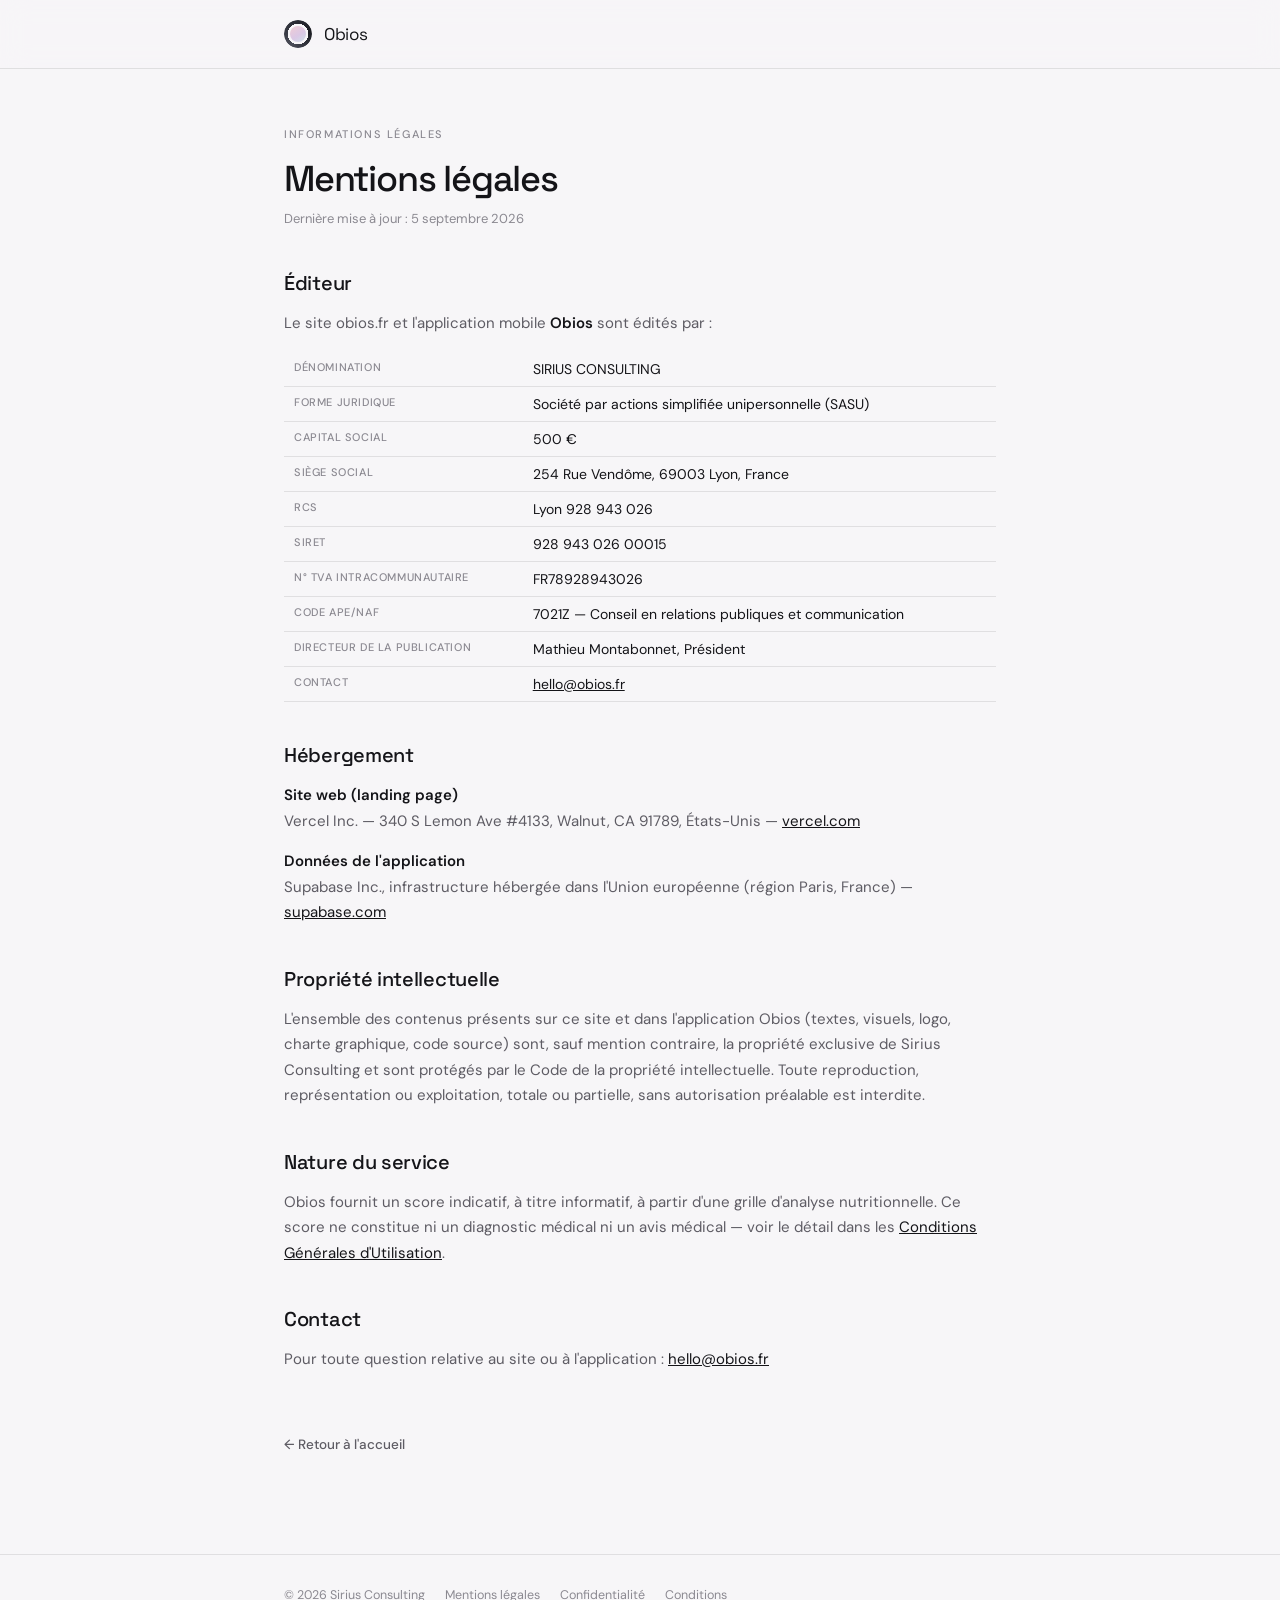
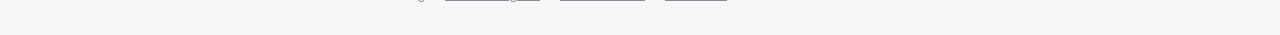
<file: mentions-legales.html>
<!DOCTYPE html>
<html lang="fr">
<head>
<meta charset="UTF-8">
<meta name="viewport" content="width=device-width, initial-scale=1.0">
<title>Mentions légales — Obios</title>
<link rel="icon" type="image/png" href="/favicon-32.png" sizes="32x32">
<link rel="icon" type="image/png" href="/favicon-512.png" sizes="512x512">
<link rel="apple-touch-icon" href="/apple-touch-icon.png">
<meta name="robots" content="index, follow">
<link rel="preconnect" href="https://fonts.googleapis.com" />
<link rel="preconnect" href="https://fonts.gstatic.com" crossorigin="" />
<link href="https://fonts.googleapis.com/css2?family=Space+Grotesk:wght@400;500&family=DM+Sans:opsz,wght@9..40,400;9..40,500;9..40,600;9..40,700&display=swap" rel="stylesheet" />
<link rel="stylesheet" href="legal.css">
</head>
<body>

<header class="header">
  <a class="header-inner" href="/">
    <div class="logo-mark"><div class="ring"></div><div class="dot"></div></div>
    <span class="wordmark">Obios</span>
  </a>
</header>

<main class="doc">
  <p class="eyebrow">Informations légales</p>
  <h1>Mentions légales</h1>
  <p class="updated">Dernière mise à jour : 5 septembre 2026</p>

  <h2>Éditeur</h2>
  <p>
    Le site obios.fr et l'application mobile <strong>Obios</strong> sont édités par :
  </p>
  <table>
    <tr><th>Dénomination</th><td>SIRIUS CONSULTING</td></tr>
    <tr><th>Forme juridique</th><td>Société par actions simplifiée unipersonnelle (SASU)</td></tr>
    <tr><th>Capital social</th><td>500 €</td></tr>
    <tr><th>Siège social</th><td>254 Rue Vendôme, 69003 Lyon, France</td></tr>
    <tr><th>RCS</th><td>Lyon 928 943 026</td></tr>
    <tr><th>SIRET</th><td>928 943 026 00015</td></tr>
    <tr><th>N° TVA intracommunautaire</th><td>FR78928943026</td></tr>
    <tr><th>Code APE/NAF</th><td>7021Z — Conseil en relations publiques et communication</td></tr>
    <tr><th>Directeur de la publication</th><td>Mathieu Montabonnet, Président</td></tr>
    <tr><th>Contact</th><td><a href="mailto:hello@obios.fr">hello@obios.fr</a></td></tr>
  </table>

  <h2>Hébergement</h2>
  <p>
    <strong>Site web (landing page)</strong><br>
    Vercel Inc. — 340 S Lemon Ave #4133, Walnut, CA 91789, États-Unis — <a href="https://vercel.com" target="_blank" rel="noopener">vercel.com</a>
  </p>
  <p>
    <strong>Données de l'application</strong><br>
    Supabase Inc., infrastructure hébergée dans l'Union européenne (région Paris, France) — <a href="https://supabase.com" target="_blank" rel="noopener">supabase.com</a>
  </p>

  <h2>Propriété intellectuelle</h2>
  <p>
    L'ensemble des contenus présents sur ce site et dans l'application Obios (textes, visuels, logo, charte graphique, code source) sont, sauf mention contraire, la propriété exclusive de Sirius Consulting et sont protégés par le Code de la propriété intellectuelle. Toute reproduction, représentation ou exploitation, totale ou partielle, sans autorisation préalable est interdite.
  </p>

  <h2>Nature du service</h2>
  <p>
    Obios fournit un score indicatif, à titre informatif, à partir d'une grille d'analyse nutritionnelle. Ce score ne constitue ni un diagnostic médical ni un avis médical — voir le détail dans les <a href="/conditions-generales.html">Conditions Générales d'Utilisation</a>.
  </p>

  <h2>Contact</h2>
  <p>
    Pour toute question relative au site ou à l'application : <a href="mailto:hello@obios.fr">hello@obios.fr</a>
  </p>

  <a class="back" href="/">← Retour à l'accueil</a>
</main>

<footer>
  <div class="footer-inner">
    <span>© 2026 Sirius Consulting</span>
    <a href="/mentions-legales.html">Mentions légales</a>
    <a href="/politique-confidentialite.html">Confidentialité</a>
    <a href="/conditions-generales.html">Conditions</a>
  </div>
</footer>

</body>
</html>
</file>
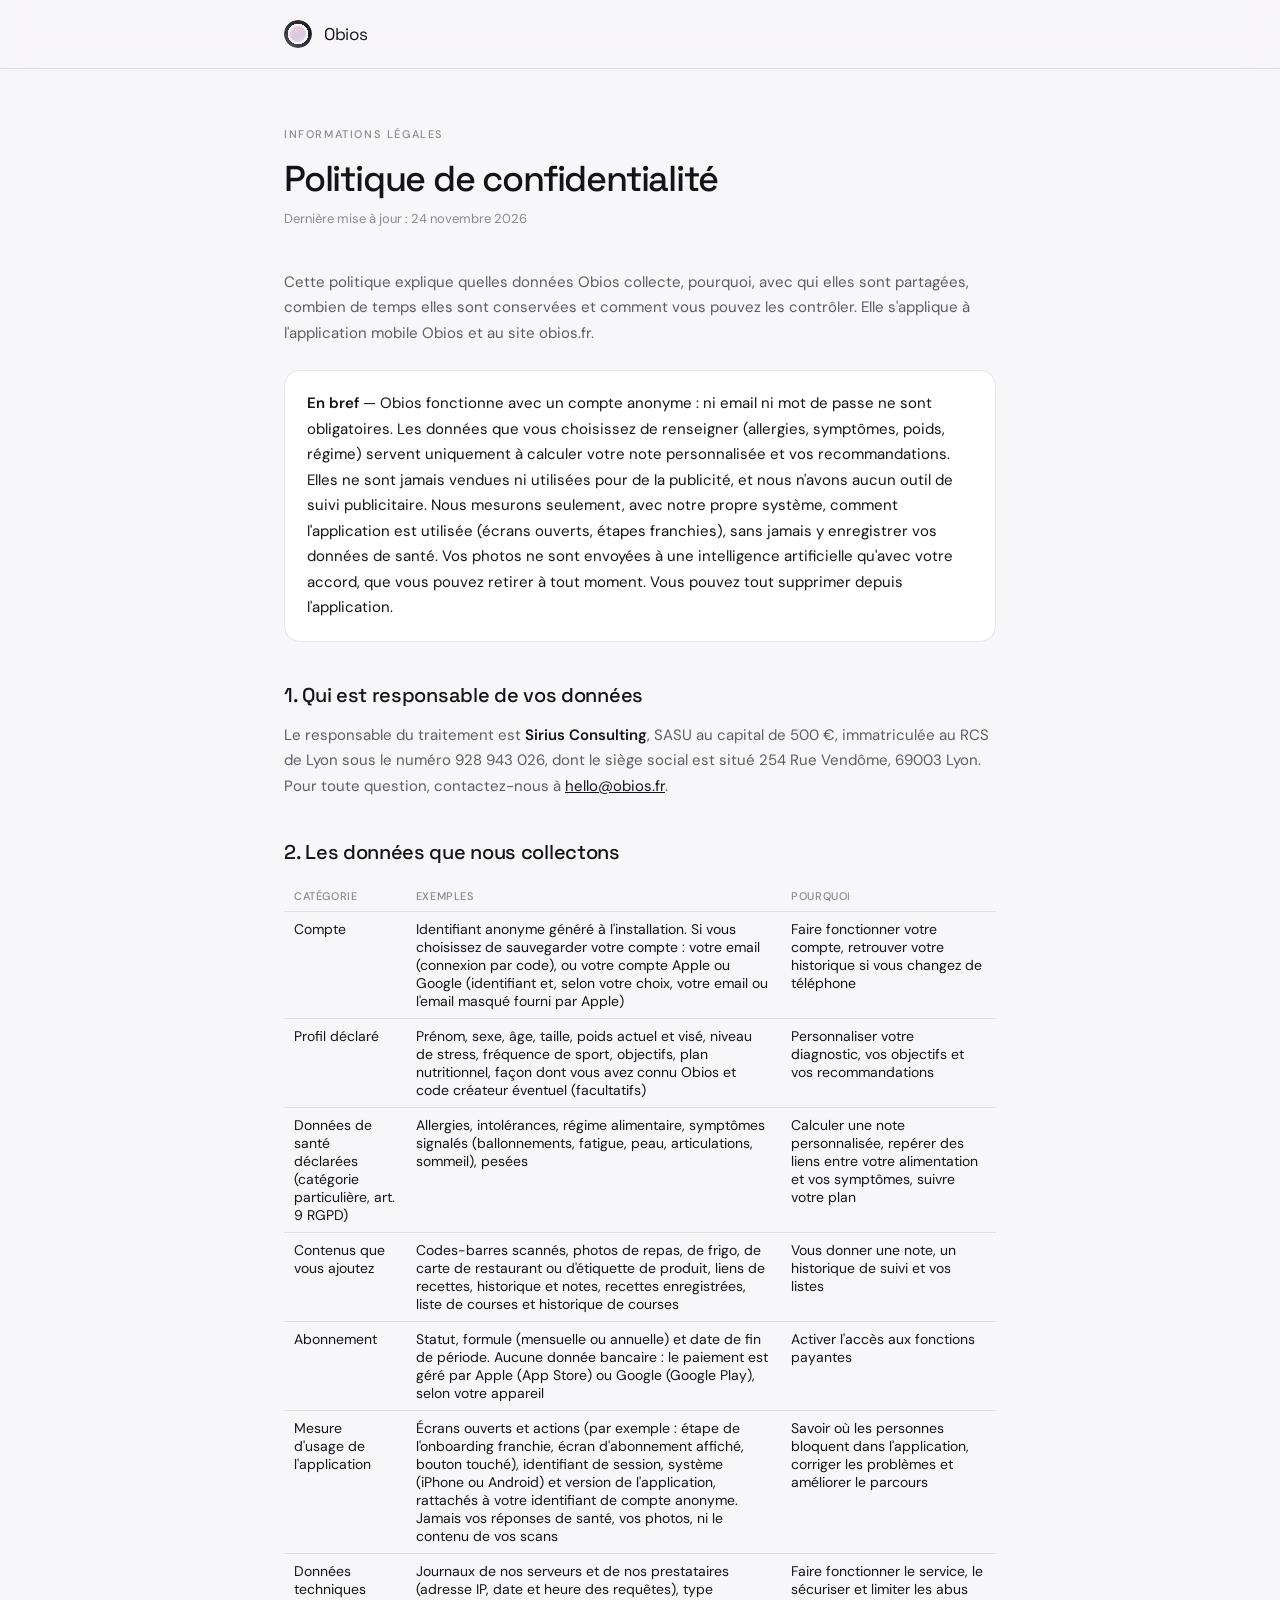
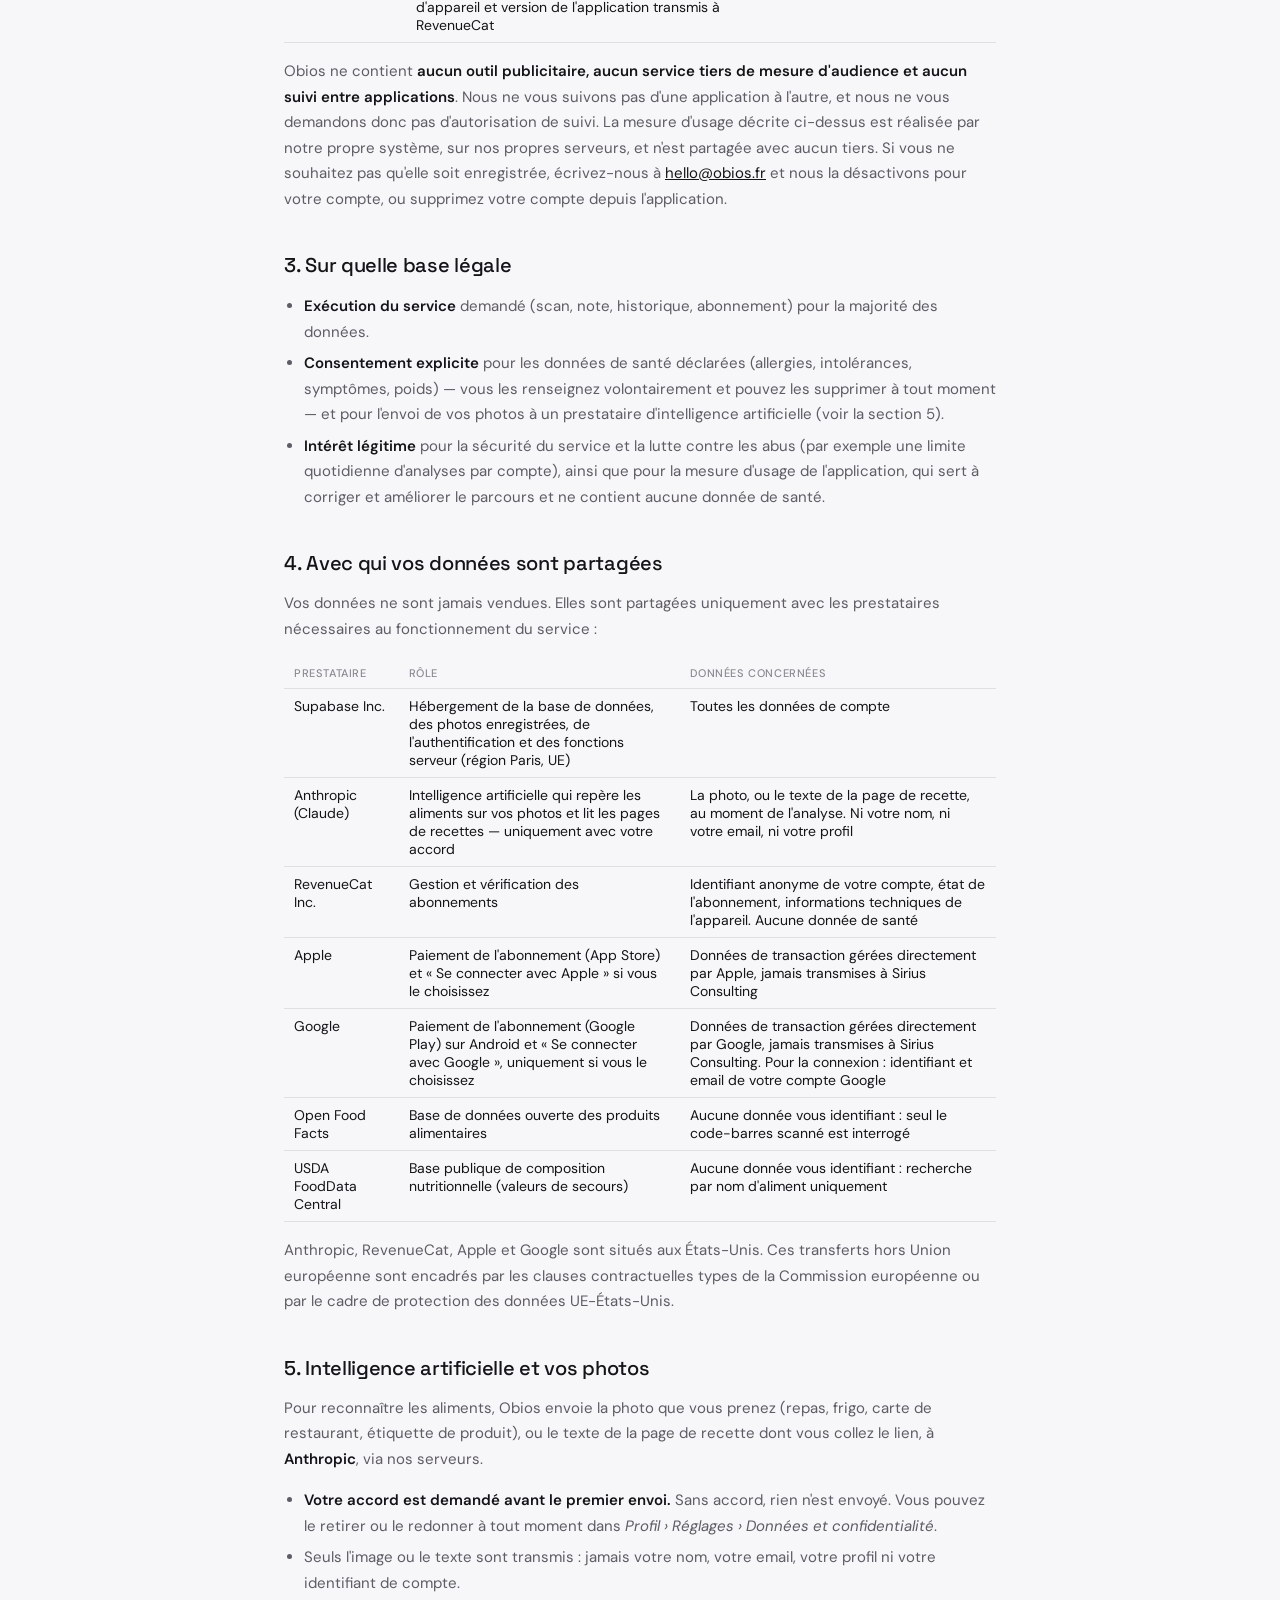
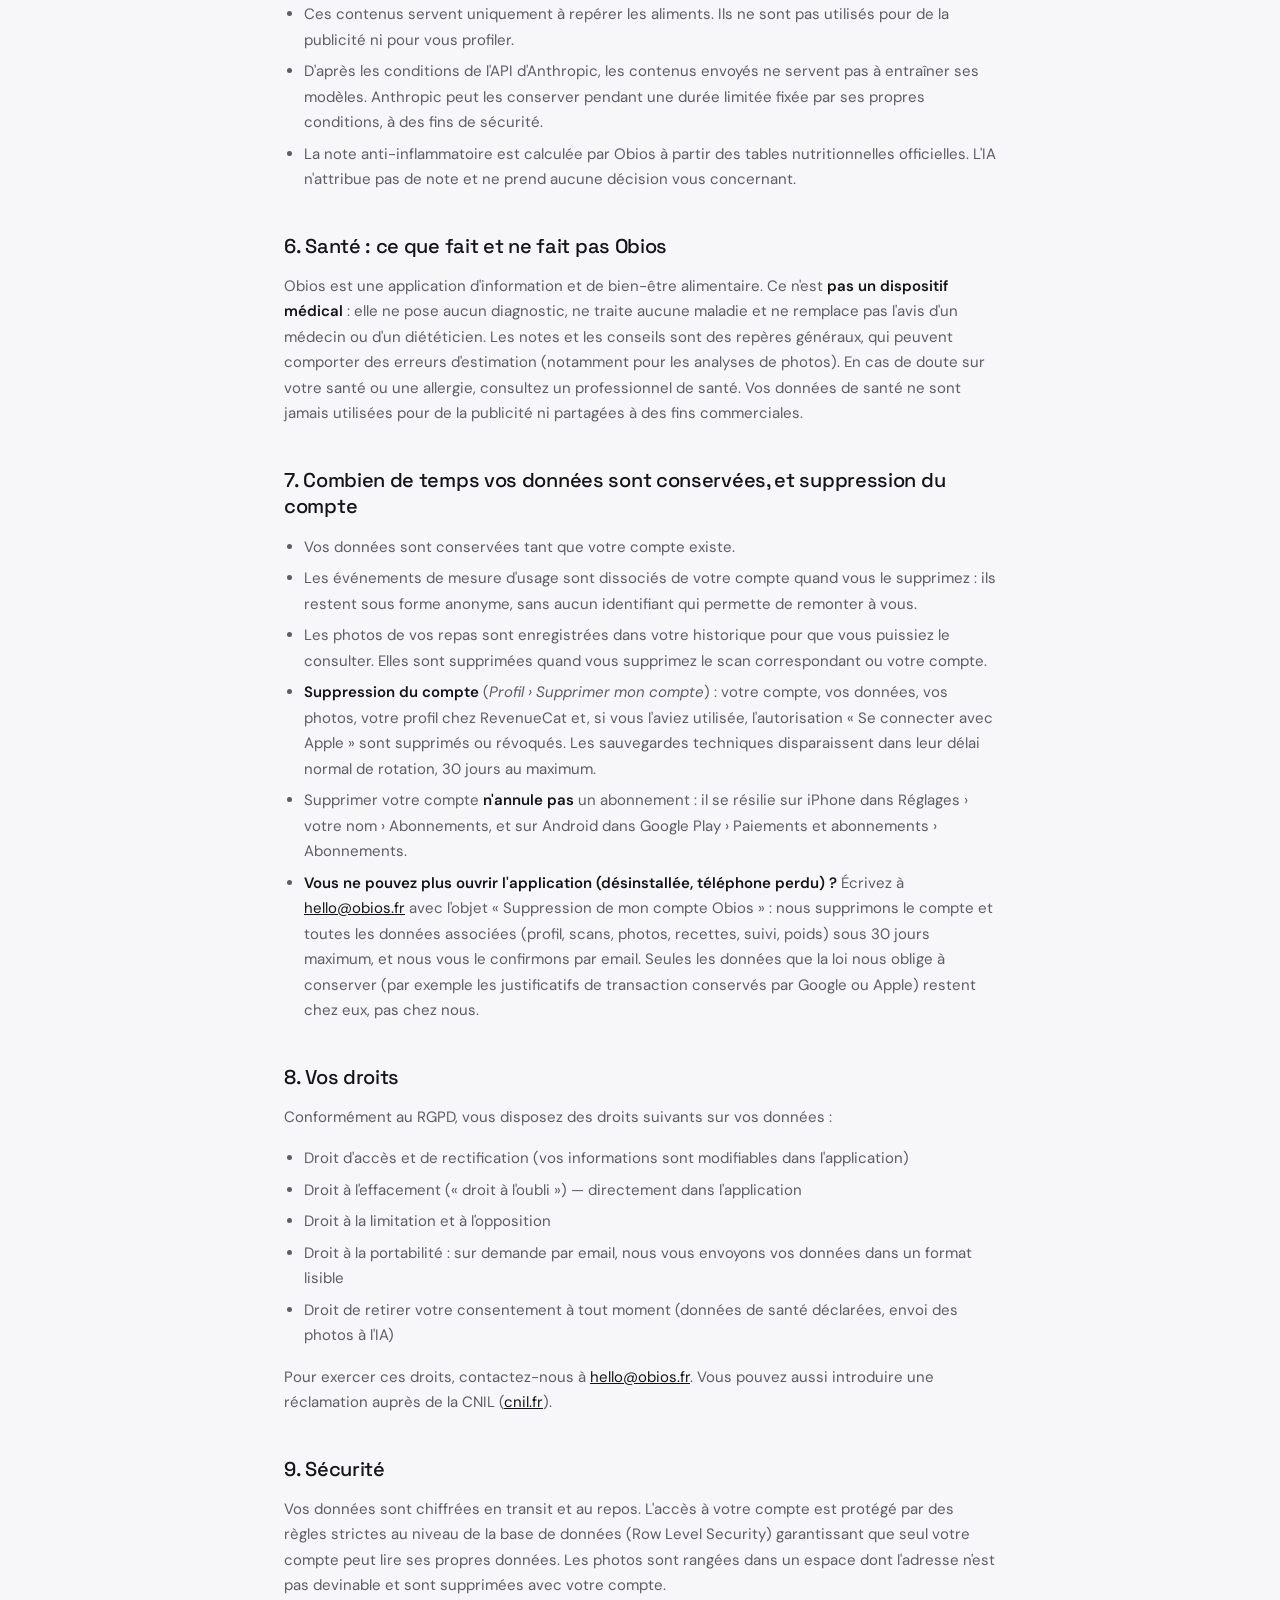
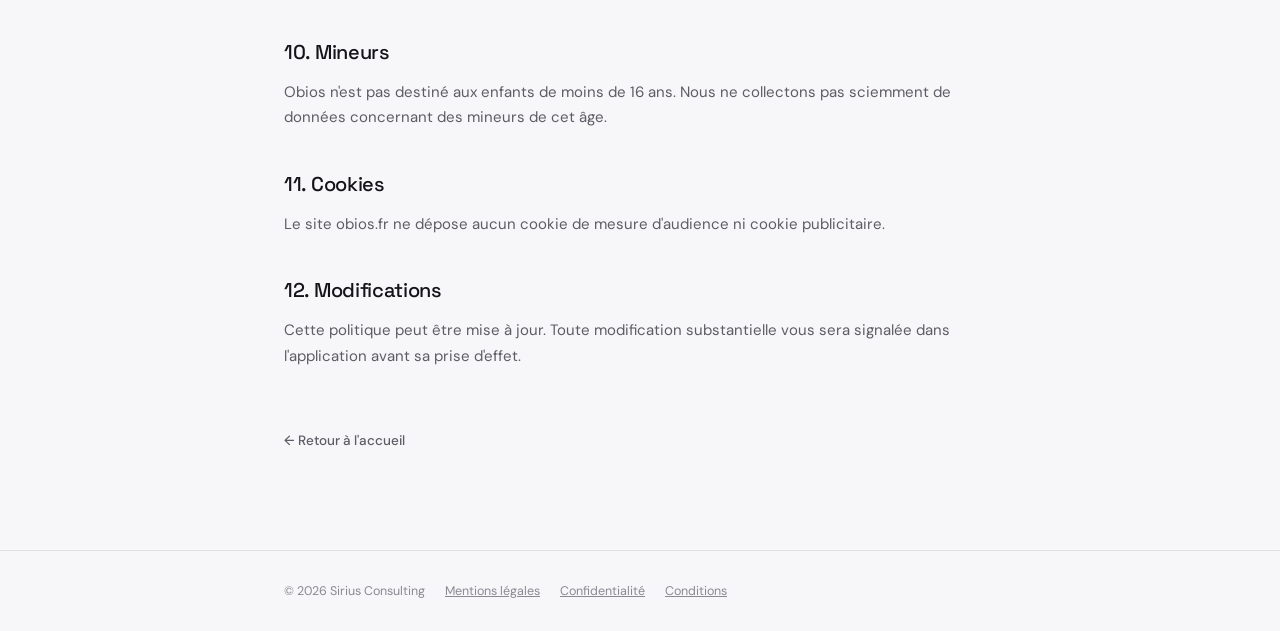
<file: politique-confidentialite.html>
<!DOCTYPE html>
<html lang="fr">
<head>
<meta charset="UTF-8">
<meta name="viewport" content="width=device-width, initial-scale=1.0">
<title>Politique de confidentialité — Obios</title>
<link rel="icon" type="image/png" href="/favicon-32.png" sizes="32x32">
<link rel="icon" type="image/png" href="/favicon-512.png" sizes="512x512">
<link rel="apple-touch-icon" href="/apple-touch-icon.png">
<meta name="robots" content="index, follow">
<link rel="preconnect" href="https://fonts.googleapis.com" />
<link rel="preconnect" href="https://fonts.gstatic.com" crossorigin="" />
<link href="https://fonts.googleapis.com/css2?family=Space+Grotesk:wght@400;500&family=DM+Sans:opsz,wght@9..40,400;9..40,500;9..40,600;9..40,700&display=swap" rel="stylesheet" />
<link rel="stylesheet" href="legal.css">
</head>
<body>

<header class="header">
  <a class="header-inner" href="/">
    <div class="logo-mark"><div class="ring"></div><div class="dot"></div></div>
    <span class="wordmark">Obios</span>
  </a>
</header>

<main class="doc">
  <p class="eyebrow">Informations légales</p>
  <h1>Politique de confidentialité</h1>
  <p class="updated">Dernière mise à jour : 24 novembre 2026</p>

  <p>Cette politique explique quelles données Obios collecte, pourquoi, avec qui elles sont partagées, combien de temps elles sont conservées et comment vous pouvez les contrôler. Elle s'applique à l'application mobile Obios et au site obios.fr.</p>

  <div class="callout">
    <p><strong>En bref</strong> — Obios fonctionne avec un compte anonyme : ni email ni mot de passe ne sont obligatoires. Les données que vous choisissez de renseigner (allergies, symptômes, poids, régime) servent uniquement à calculer votre note personnalisée et vos recommandations. Elles ne sont jamais vendues ni utilisées pour de la publicité, et nous n'avons aucun outil de suivi publicitaire. Nous mesurons seulement, avec notre propre système, comment l'application est utilisée (écrans ouverts, étapes franchies), sans jamais y enregistrer vos données de santé. Vos photos ne sont envoyées à une intelligence artificielle qu'avec votre accord, que vous pouvez retirer à tout moment. Vous pouvez tout supprimer depuis l'application.</p>
  </div>

  <h2>1. Qui est responsable de vos données</h2>
  <p>
    Le responsable du traitement est <strong>Sirius Consulting</strong>, SASU au capital de 500 €, immatriculée au RCS de Lyon sous le numéro 928 943 026, dont le siège social est situé 254 Rue Vendôme, 69003 Lyon. Pour toute question, contactez-nous à <a href="mailto:hello@obios.fr">hello@obios.fr</a>.
  </p>

  <h2>2. Les données que nous collectons</h2>
  <table>
    <tr><th>Catégorie</th><th>Exemples</th><th>Pourquoi</th></tr>
    <tr>
      <td>Compte</td>
      <td>Identifiant anonyme généré à l'installation. Si vous choisissez de sauvegarder votre compte : votre email (connexion par code), ou votre compte Apple ou Google (identifiant et, selon votre choix, votre email ou l'email masqué fourni par Apple)</td>
      <td>Faire fonctionner votre compte, retrouver votre historique si vous changez de téléphone</td>
    </tr>
    <tr>
      <td>Profil déclaré</td>
      <td>Prénom, sexe, âge, taille, poids actuel et visé, niveau de stress, fréquence de sport, objectifs, plan nutritionnel, façon dont vous avez connu Obios et code créateur éventuel (facultatifs)</td>
      <td>Personnaliser votre diagnostic, vos objectifs et vos recommandations</td>
    </tr>
    <tr>
      <td>Données de santé déclarées <br />(catégorie particulière, art. 9 RGPD)</td>
      <td>Allergies, intolérances, régime alimentaire, symptômes signalés (ballonnements, fatigue, peau, articulations, sommeil), pesées</td>
      <td>Calculer une note personnalisée, repérer des liens entre votre alimentation et vos symptômes, suivre votre plan</td>
    </tr>
    <tr>
      <td>Contenus que vous ajoutez</td>
      <td>Codes-barres scannés, photos de repas, de frigo, de carte de restaurant ou d'étiquette de produit, liens de recettes, historique et notes, recettes enregistrées, liste de courses et historique de courses</td>
      <td>Vous donner une note, un historique de suivi et vos listes</td>
    </tr>
    <tr>
      <td>Abonnement</td>
      <td>Statut, formule (mensuelle ou annuelle) et date de fin de période. Aucune donnée bancaire : le paiement est géré par Apple (App Store) ou Google (Google Play), selon votre appareil</td>
      <td>Activer l'accès aux fonctions payantes</td>
    </tr>
    <tr>
      <td>Mesure d'usage de l'application</td>
      <td>Écrans ouverts et actions (par exemple : étape de l'onboarding franchie, écran d'abonnement affiché, bouton touché), identifiant de session, système (iPhone ou Android) et version de l'application, rattachés à votre identifiant de compte anonyme. Jamais vos réponses de santé, vos photos, ni le contenu de vos scans</td>
      <td>Savoir où les personnes bloquent dans l'application, corriger les problèmes et améliorer le parcours</td>
    </tr>
    <tr>
      <td>Données techniques</td>
      <td>Journaux de nos serveurs et de nos prestataires (adresse IP, date et heure des requêtes), type d'appareil et version de l'application transmis à RevenueCat</td>
      <td>Faire fonctionner le service, le sécuriser et limiter les abus</td>
    </tr>
  </table>
  <p>Obios ne contient <strong>aucun outil publicitaire, aucun service tiers de mesure d'audience et aucun suivi entre applications</strong>. Nous ne vous suivons pas d'une application à l'autre, et nous ne vous demandons donc pas d'autorisation de suivi. La mesure d'usage décrite ci-dessus est réalisée par notre propre système, sur nos propres serveurs, et n'est partagée avec aucun tiers. Si vous ne souhaitez pas qu'elle soit enregistrée, écrivez-nous à <a href="mailto:hello@obios.fr?subject=Mesure%20d%27usage%20Obios">hello@obios.fr</a> et nous la désactivons pour votre compte, ou supprimez votre compte depuis l'application.</p>

  <h2>3. Sur quelle base légale</h2>
  <ul>
    <li><strong>Exécution du service</strong> demandé (scan, note, historique, abonnement) pour la majorité des données.</li>
    <li><strong>Consentement explicite</strong> pour les données de santé déclarées (allergies, intolérances, symptômes, poids) — vous les renseignez volontairement et pouvez les supprimer à tout moment — et pour l'envoi de vos photos à un prestataire d'intelligence artificielle (voir la section 5).</li>
    <li><strong>Intérêt légitime</strong> pour la sécurité du service et la lutte contre les abus (par exemple une limite quotidienne d'analyses par compte), ainsi que pour la mesure d'usage de l'application, qui sert à corriger et améliorer le parcours et ne contient aucune donnée de santé.</li>
  </ul>

  <h2>4. Avec qui vos données sont partagées</h2>
  <p>Vos données ne sont jamais vendues. Elles sont partagées uniquement avec les prestataires nécessaires au fonctionnement du service :</p>
  <table>
    <tr><th>Prestataire</th><th>Rôle</th><th>Données concernées</th></tr>
    <tr>
      <td>Supabase Inc.</td>
      <td>Hébergement de la base de données, des photos enregistrées, de l'authentification et des fonctions serveur (région Paris, UE)</td>
      <td>Toutes les données de compte</td>
    </tr>
    <tr>
      <td>Anthropic (Claude)</td>
      <td>Intelligence artificielle qui repère les aliments sur vos photos et lit les pages de recettes — uniquement avec votre accord</td>
      <td>La photo, ou le texte de la page de recette, au moment de l'analyse. Ni votre nom, ni votre email, ni votre profil</td>
    </tr>
    <tr>
      <td>RevenueCat Inc.</td>
      <td>Gestion et vérification des abonnements</td>
      <td>Identifiant anonyme de votre compte, état de l'abonnement, informations techniques de l'appareil. Aucune donnée de santé</td>
    </tr>
    <tr>
      <td>Apple</td>
      <td>Paiement de l'abonnement (App Store) et « Se connecter avec Apple » si vous le choisissez</td>
      <td>Données de transaction gérées directement par Apple, jamais transmises à Sirius Consulting</td>
    </tr>
    <tr>
      <td>Google</td>
      <td>Paiement de l'abonnement (Google Play) sur Android et « Se connecter avec Google », uniquement si vous le choisissez</td>
      <td>Données de transaction gérées directement par Google, jamais transmises à Sirius Consulting. Pour la connexion : identifiant et email de votre compte Google</td>
    </tr>
    <tr>
      <td>Open Food Facts</td>
      <td>Base de données ouverte des produits alimentaires</td>
      <td>Aucune donnée vous identifiant : seul le code-barres scanné est interrogé</td>
    </tr>
    <tr>
      <td>USDA FoodData Central</td>
      <td>Base publique de composition nutritionnelle (valeurs de secours)</td>
      <td>Aucune donnée vous identifiant : recherche par nom d'aliment uniquement</td>
    </tr>
  </table>
  <p>Anthropic, RevenueCat, Apple et Google sont situés aux États-Unis. Ces transferts hors Union européenne sont encadrés par les clauses contractuelles types de la Commission européenne ou par le cadre de protection des données UE-États-Unis.</p>

  <h2>5. Intelligence artificielle et vos photos</h2>
  <p>Pour reconnaître les aliments, Obios envoie la photo que vous prenez (repas, frigo, carte de restaurant, étiquette de produit), ou le texte de la page de recette dont vous collez le lien, à <strong>Anthropic</strong>, via nos serveurs.</p>
  <ul>
    <li><strong>Votre accord est demandé avant le premier envoi.</strong> Sans accord, rien n'est envoyé. Vous pouvez le retirer ou le redonner à tout moment dans <em>Profil › Réglages › Données et confidentialité</em>.</li>
    <li>Seuls l'image ou le texte sont transmis : jamais votre nom, votre email, votre profil ni votre identifiant de compte.</li>
    <li>Ces contenus servent uniquement à repérer les aliments. Ils ne sont pas utilisés pour de la publicité ni pour vous profiler.</li>
    <li>D'après les conditions de l'API d'Anthropic, les contenus envoyés ne servent pas à entraîner ses modèles. Anthropic peut les conserver pendant une durée limitée fixée par ses propres conditions, à des fins de sécurité.</li>
    <li>La note anti-inflammatoire est calculée par Obios à partir des tables nutritionnelles officielles. L'IA n'attribue pas de note et ne prend aucune décision vous concernant.</li>
  </ul>

  <h2>6. Santé : ce que fait et ne fait pas Obios</h2>
  <p>Obios est une application d'information et de bien-être alimentaire. Ce n'est <strong>pas un dispositif médical</strong> : elle ne pose aucun diagnostic, ne traite aucune maladie et ne remplace pas l'avis d'un médecin ou d'un diététicien. Les notes et les conseils sont des repères généraux, qui peuvent comporter des erreurs d'estimation (notamment pour les analyses de photos). En cas de doute sur votre santé ou une allergie, consultez un professionnel de santé. Vos données de santé ne sont jamais utilisées pour de la publicité ni partagées à des fins commerciales.</p>

  <h2 id="suppression-compte">7. Combien de temps vos données sont conservées, et suppression du compte</h2>
  <ul>
    <li>Vos données sont conservées tant que votre compte existe.</li>
    <li>Les événements de mesure d'usage sont dissociés de votre compte quand vous le supprimez : ils restent sous forme anonyme, sans aucun identifiant qui permette de remonter à vous.</li>
    <li>Les photos de vos repas sont enregistrées dans votre historique pour que vous puissiez le consulter. Elles sont supprimées quand vous supprimez le scan correspondant ou votre compte.</li>
    <li><strong>Suppression du compte</strong> (<em>Profil › Supprimer mon compte</em>) : votre compte, vos données, vos photos, votre profil chez RevenueCat et, si vous l'aviez utilisée, l'autorisation « Se connecter avec Apple » sont supprimés ou révoqués. Les sauvegardes techniques disparaissent dans leur délai normal de rotation, 30 jours au maximum.</li>
    <li>Supprimer votre compte <strong>n'annule pas</strong> un abonnement : il se résilie sur iPhone dans Réglages › votre nom › Abonnements, et sur Android dans Google Play › Paiements et abonnements › Abonnements.</li>
    <li><strong>Vous ne pouvez plus ouvrir l'application (désinstallée, téléphone perdu) ?</strong> Écrivez à <a href="mailto:hello@obios.fr?subject=Suppression%20de%20mon%20compte%20Obios">hello@obios.fr</a> avec l'objet « Suppression de mon compte Obios » : nous supprimons le compte et toutes les données associées (profil, scans, photos, recettes, suivi, poids) sous 30 jours maximum, et nous vous le confirmons par email. Seules les données que la loi nous oblige à conserver (par exemple les justificatifs de transaction conservés par Google ou Apple) restent chez eux, pas chez nous.</li>
  </ul>

  <h2>8. Vos droits</h2>
  <p>Conformément au RGPD, vous disposez des droits suivants sur vos données :</p>
  <ul>
    <li>Droit d'accès et de rectification (vos informations sont modifiables dans l'application)</li>
    <li>Droit à l'effacement (« droit à l'oubli ») — directement dans l'application</li>
    <li>Droit à la limitation et à l'opposition</li>
    <li>Droit à la portabilité : sur demande par email, nous vous envoyons vos données dans un format lisible</li>
    <li>Droit de retirer votre consentement à tout moment (données de santé déclarées, envoi des photos à l'IA)</li>
  </ul>
  <p>
    Pour exercer ces droits, contactez-nous à <a href="mailto:hello@obios.fr">hello@obios.fr</a>. Vous pouvez aussi introduire une réclamation auprès de la CNIL (<a href="https://www.cnil.fr">cnil.fr</a>).
  </p>

  <h2>9. Sécurité</h2>
  <p>
    Vos données sont chiffrées en transit et au repos. L'accès à votre compte est protégé par des règles strictes au niveau de la base de données (Row Level Security) garantissant que seul votre compte peut lire ses propres données. Les photos sont rangées dans un espace dont l'adresse n'est pas devinable et sont supprimées avec votre compte.
  </p>

  <h2>10. Mineurs</h2>
  <p>
    Obios n'est pas destiné aux enfants de moins de 16 ans. Nous ne collectons pas sciemment de données concernant des mineurs de cet âge.
  </p>

  <h2>11. Cookies</h2>
  <p>
    Le site obios.fr ne dépose aucun cookie de mesure d'audience ni cookie publicitaire.
  </p>

  <h2>12. Modifications</h2>
  <p>
    Cette politique peut être mise à jour. Toute modification substantielle vous sera signalée dans l'application avant sa prise d'effet.
  </p>

  <a class="back" href="/">← Retour à l'accueil</a>
</main>

<footer>
  <div class="footer-inner">
    <span>© 2026 Sirius Consulting</span>
    <a href="/mentions-legales.html">Mentions légales</a>
    <a href="/politique-confidentialite.html">Confidentialité</a>
    <a href="/conditions-generales.html">Conditions</a>
  </div>
</footer>

</body>
</html>
</file>
<file: legal.css>
:root{
  --ink:#141418;
  --cream:#F7F6F8;
  --muted:#5E5C64;
  --faint:#8B8991;
  --line:rgba(20,20,24,.1);
  --rose:#B0587A;
}
*{box-sizing:border-box;}
html,body{margin:0;padding:0;background:var(--cream);}
body{font-family:'DM Sans',-apple-system,BlinkMacSystemFont,sans-serif;color:var(--ink);-webkit-font-smoothing:antialiased;}
a{color:var(--ink);}
a:hover{color:var(--rose);}

.header{position:sticky;top:0;z-index:10;background:rgba(247,246,248,.9);backdrop-filter:blur(14px);border-bottom:1px solid var(--line);}
.header-inner{max-width:760px;margin:0 auto;padding:20px 24px;display:flex;align-items:center;gap:12px;text-decoration:none;}
.logo-mark{position:relative;width:28px;height:28px;flex:0 0 28px;}
.logo-mark .ring{position:absolute;inset:0;border-radius:50%;background:conic-gradient(from 210deg,#4A4C58 0deg,#2C2E37 120deg,#1C1D23 232deg,#3E404B 330deg,#4A4C58 360deg);-webkit-mask-image:radial-gradient(closest-side,transparent 74%,#000 75%);mask-image:radial-gradient(closest-side,transparent 74%,#000 75%);}
.logo-mark .dot{position:absolute;left:50%;top:50%;transform:translate(-50%,-50%);width:16px;height:16px;border-radius:50%;background:linear-gradient(148deg,#F0CDD5,#DBC8E5 56%,#CFE1E9);}
.wordmark{font-family:'Space Grotesk',sans-serif;font-size:17px;font-weight:400;letter-spacing:-0.5px;color:var(--ink);}

.doc{max-width:760px;margin:0 auto;padding:56px 24px 100px;}
.eyebrow{font-size:11px;font-weight:500;color:var(--faint);letter-spacing:1.6px;text-transform:uppercase;margin:0 0 12px;}
h1{font-family:'Space Grotesk',sans-serif;font-size:36px;font-weight:500;letter-spacing:-1.2px;margin:0 0 6px;}
.updated{font-size:13px;color:var(--faint);margin:0 0 40px;}
h2{font-family:'Space Grotesk',sans-serif;font-size:20px;font-weight:500;letter-spacing:-0.3px;margin:40px 0 12px;}
p,li{font-size:15px;line-height:1.7;color:var(--muted);}
ul,ol{padding-left:20px;}
li{margin-bottom:6px;}
strong{color:var(--ink);font-weight:600;}
.callout{background:#FFFFFF;border:1px solid var(--line);border-radius:16px;padding:20px 22px;margin:24px 0;}
.callout p{margin:0;color:var(--ink);}
table{width:100%;border-collapse:collapse;margin:16px 0;font-size:14px;}
td,th{text-align:left;padding:8px 10px;border-bottom:1px solid var(--line);vertical-align:top;}
th{color:var(--faint);font-weight:500;text-transform:uppercase;font-size:11px;letter-spacing:.6px;}
.back{display:inline-flex;align-items:center;gap:6px;font-size:13.5px;font-weight:500;color:var(--muted);text-decoration:none;margin-top:48px;}
.back:hover{color:var(--rose);}
footer{border-top:1px solid var(--line);}
.footer-inner{max-width:760px;margin:0 auto;padding:32px 24px;display:flex;gap:20px;flex-wrap:wrap;font-size:12.5px;color:var(--faint);}
.footer-inner a{color:var(--faint);}
</file>
